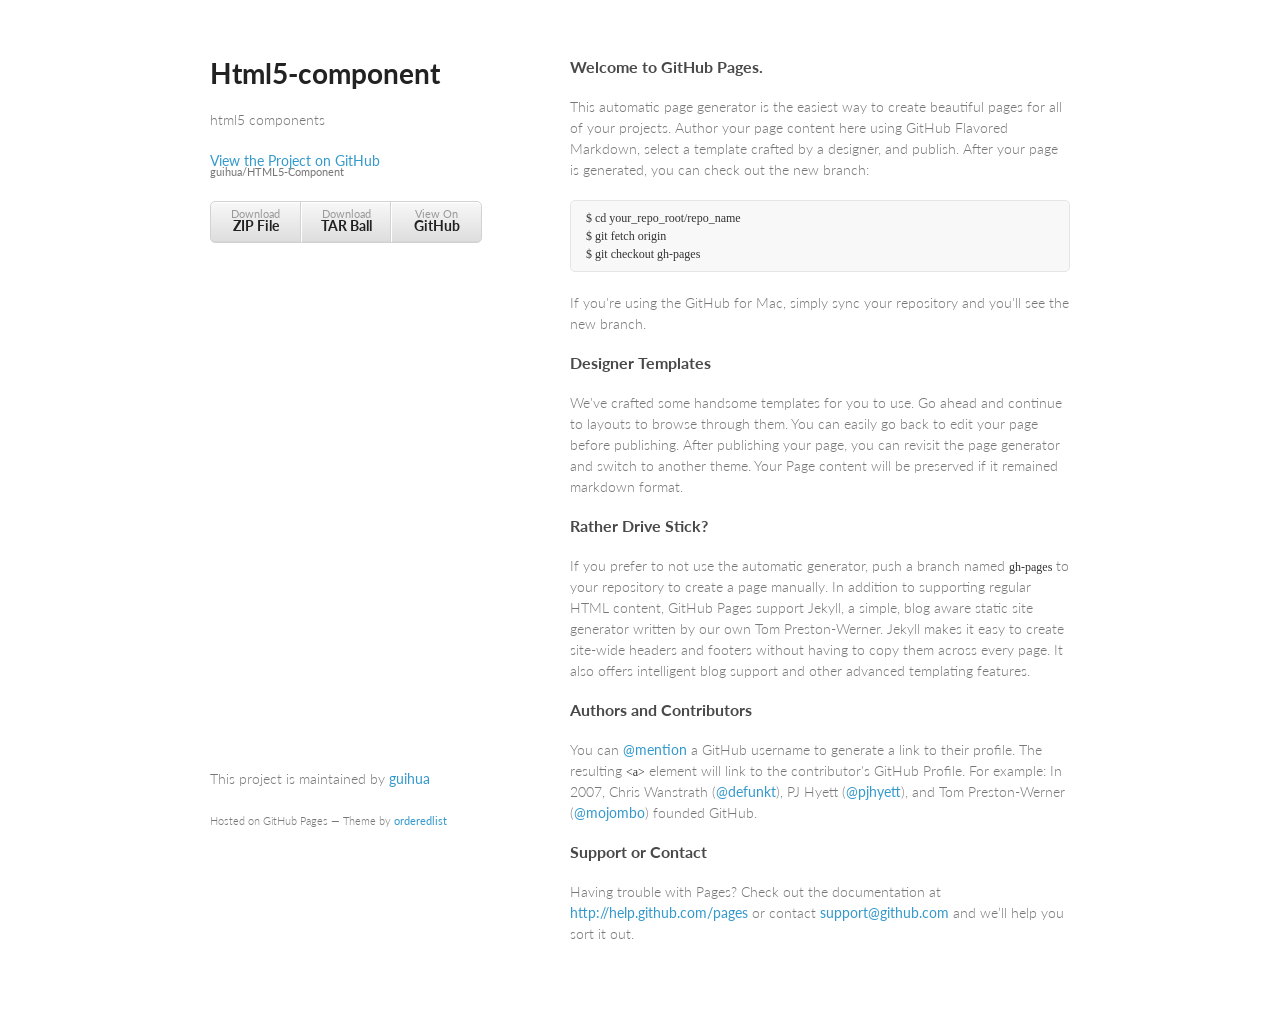
<file: index.html>
<!doctype html>
<html>
  <head>
    <meta charset="utf-8">
    <meta http-equiv="X-UA-Compatible" content="chrome=1">
    <title>Html5-component by guihua</title>

    <link rel="stylesheet" href="stylesheets/styles.css">
    <link rel="stylesheet" href="stylesheets/pygment_trac.css">
    <meta name="viewport" content="width=device-width, initial-scale=1, user-scalable=no">
    <!--[if lt IE 9]>
    <script src="//html5shiv.googlecode.com/svn/trunk/html5.js"></script>
    <![endif]-->
  </head>
  <body>
    <div class="wrapper">
      <header>
        <h1>Html5-component</h1>
        <p>html5 components</p>

        <p class="view"><a href="https://github.com/guihua/HTML5-Component">View the Project on GitHub <small>guihua/HTML5-Component</small></a></p>


        <ul>
          <li><a href="https://github.com/guihua/HTML5-Component/zipball/master">Download <strong>ZIP File</strong></a></li>
          <li><a href="https://github.com/guihua/HTML5-Component/tarball/master">Download <strong>TAR Ball</strong></a></li>
          <li><a href="https://github.com/guihua/HTML5-Component">View On <strong>GitHub</strong></a></li>
        </ul>
      </header>
      <section>
        <h3>
<a name="welcome-to-github-pages" class="anchor" href="#welcome-to-github-pages"><span class="octicon octicon-link"></span></a>Welcome to GitHub Pages.</h3>

<p>This automatic page generator is the easiest way to create beautiful pages for all of your projects. Author your page content here using GitHub Flavored Markdown, select a template crafted by a designer, and publish. After your page is generated, you can check out the new branch:</p>

<pre><code>$ cd your_repo_root/repo_name
$ git fetch origin
$ git checkout gh-pages
</code></pre>

<p>If you're using the GitHub for Mac, simply sync your repository and you'll see the new branch.</p>

<h3>
<a name="designer-templates" class="anchor" href="#designer-templates"><span class="octicon octicon-link"></span></a>Designer Templates</h3>

<p>We've crafted some handsome templates for you to use. Go ahead and continue to layouts to browse through them. You can easily go back to edit your page before publishing. After publishing your page, you can revisit the page generator and switch to another theme. Your Page content will be preserved if it remained markdown format.</p>

<h3>
<a name="rather-drive-stick" class="anchor" href="#rather-drive-stick"><span class="octicon octicon-link"></span></a>Rather Drive Stick?</h3>

<p>If you prefer to not use the automatic generator, push a branch named <code>gh-pages</code> to your repository to create a page manually. In addition to supporting regular HTML content, GitHub Pages support Jekyll, a simple, blog aware static site generator written by our own Tom Preston-Werner. Jekyll makes it easy to create site-wide headers and footers without having to copy them across every page. It also offers intelligent blog support and other advanced templating features.</p>

<h3>
<a name="authors-and-contributors" class="anchor" href="#authors-and-contributors"><span class="octicon octicon-link"></span></a>Authors and Contributors</h3>

<p>You can <a href="https://github.com/blog/821" class="user-mention">@mention</a> a GitHub username to generate a link to their profile. The resulting <code>&lt;a&gt;</code> element will link to the contributor's GitHub Profile. For example: In 2007, Chris Wanstrath (<a href="https://github.com/defunkt" class="user-mention">@defunkt</a>), PJ Hyett (<a href="https://github.com/pjhyett" class="user-mention">@pjhyett</a>), and Tom Preston-Werner (<a href="https://github.com/mojombo" class="user-mention">@mojombo</a>) founded GitHub.</p>

<h3>
<a name="support-or-contact" class="anchor" href="#support-or-contact"><span class="octicon octicon-link"></span></a>Support or Contact</h3>

<p>Having trouble with Pages? Check out the documentation at <a href="http://help.github.com/pages">http://help.github.com/pages</a> or contact <a href="mailto:support@github.com">support@github.com</a> and we’ll help you sort it out.</p>
      </section>
      <footer>
        <p>This project is maintained by <a href="https://github.com/guihua">guihua</a></p>
        <p><small>Hosted on GitHub Pages &mdash; Theme by <a href="https://github.com/orderedlist">orderedlist</a></small></p>
      </footer>
    </div>
    <script src="javascripts/scale.fix.js"></script>
    
  </body>
</html>
</file>
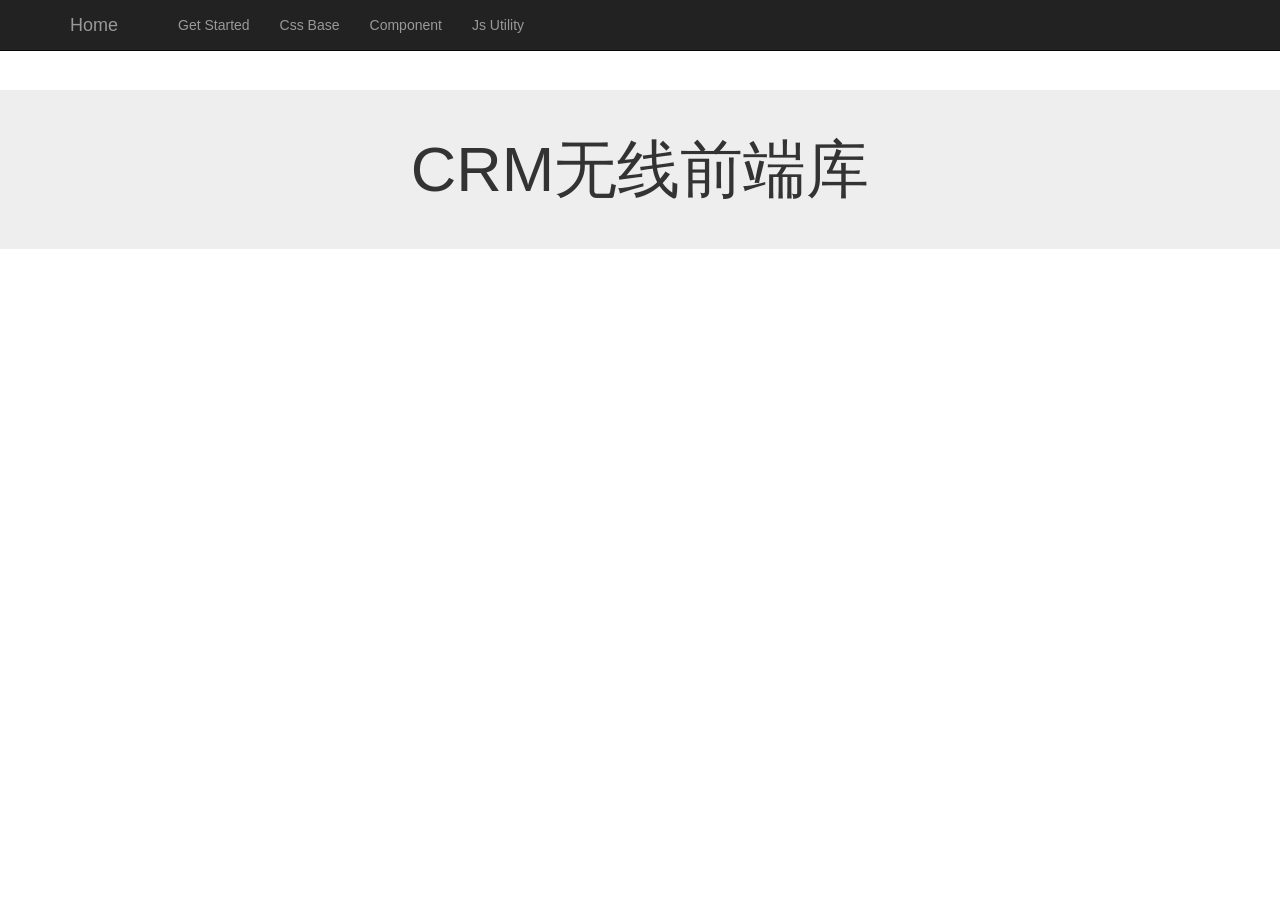
<file: component/index.html>
<!doctype html>
<html lang="en">
	<head>
		<meta charset="utf-8">
		<title>ICBU H5</title>
		<meta name="viewport" content="width=device-width, initial-scale=1.0" />
		<meta name="description" content="" />
		<meta name="author" content="" />
		<link rel="stylesheet" href="assert/css/bootstrap.css" />
		<link rel="stylesheet" href="assert/css/component.css" />
		<link rel="stylesheet" href="assert/css/doc.css" />
	</head>
	
	<body>
		<!--navbar start-->
		<section class="navbar navbar-inverse navbar-fixed-top">
			<div class="container">
				<div class="navbar-header">
					<button class="navbar-toggle" type="button" data-toggle="collapse" data-target=".bs-navbar-collapse">
						<span class="sr-only">Toggle navigation</span>
						<span class="icon-bar"></span>
						<span class="icon-bar"></span>
						<span class="icon-bar"></span>
					</button>
					<a href="index.html" class="navbar-brand">Home</a>
				</div>
				<nav class="collapse navbar-collapse bs-navbar-collapse" role="navigation">
					<ul class="nav navbar-nav">
						<li>
							<a href="start.html">Get Started</a>
						</li>
						<li>
							<a href="base.html">Css Base</a>
						</li>
						<li>
							<a href="components.html">Component</a>
						</li>
						<li>
							<a href="js.html">Js Utility</a>
						</li>
					</ul>
				</nav>
			</div>
		</section>
		<!--navbar end-->
		
		<!--jumbotron start-->
		<section class="jumbotron masthead">
			<div class="container">
				<h1>CRM无线前端库</h1>
			</div>
		</section>
		<!--jumbotron start-->
		
		<!--navbar start-->
		<!--navbar start-->
		
		<!--navbar start-->
		<!--navbar start-->
		
		<!--navbar start-->
		<!--navbar start-->
	</body>
</html>
</file>
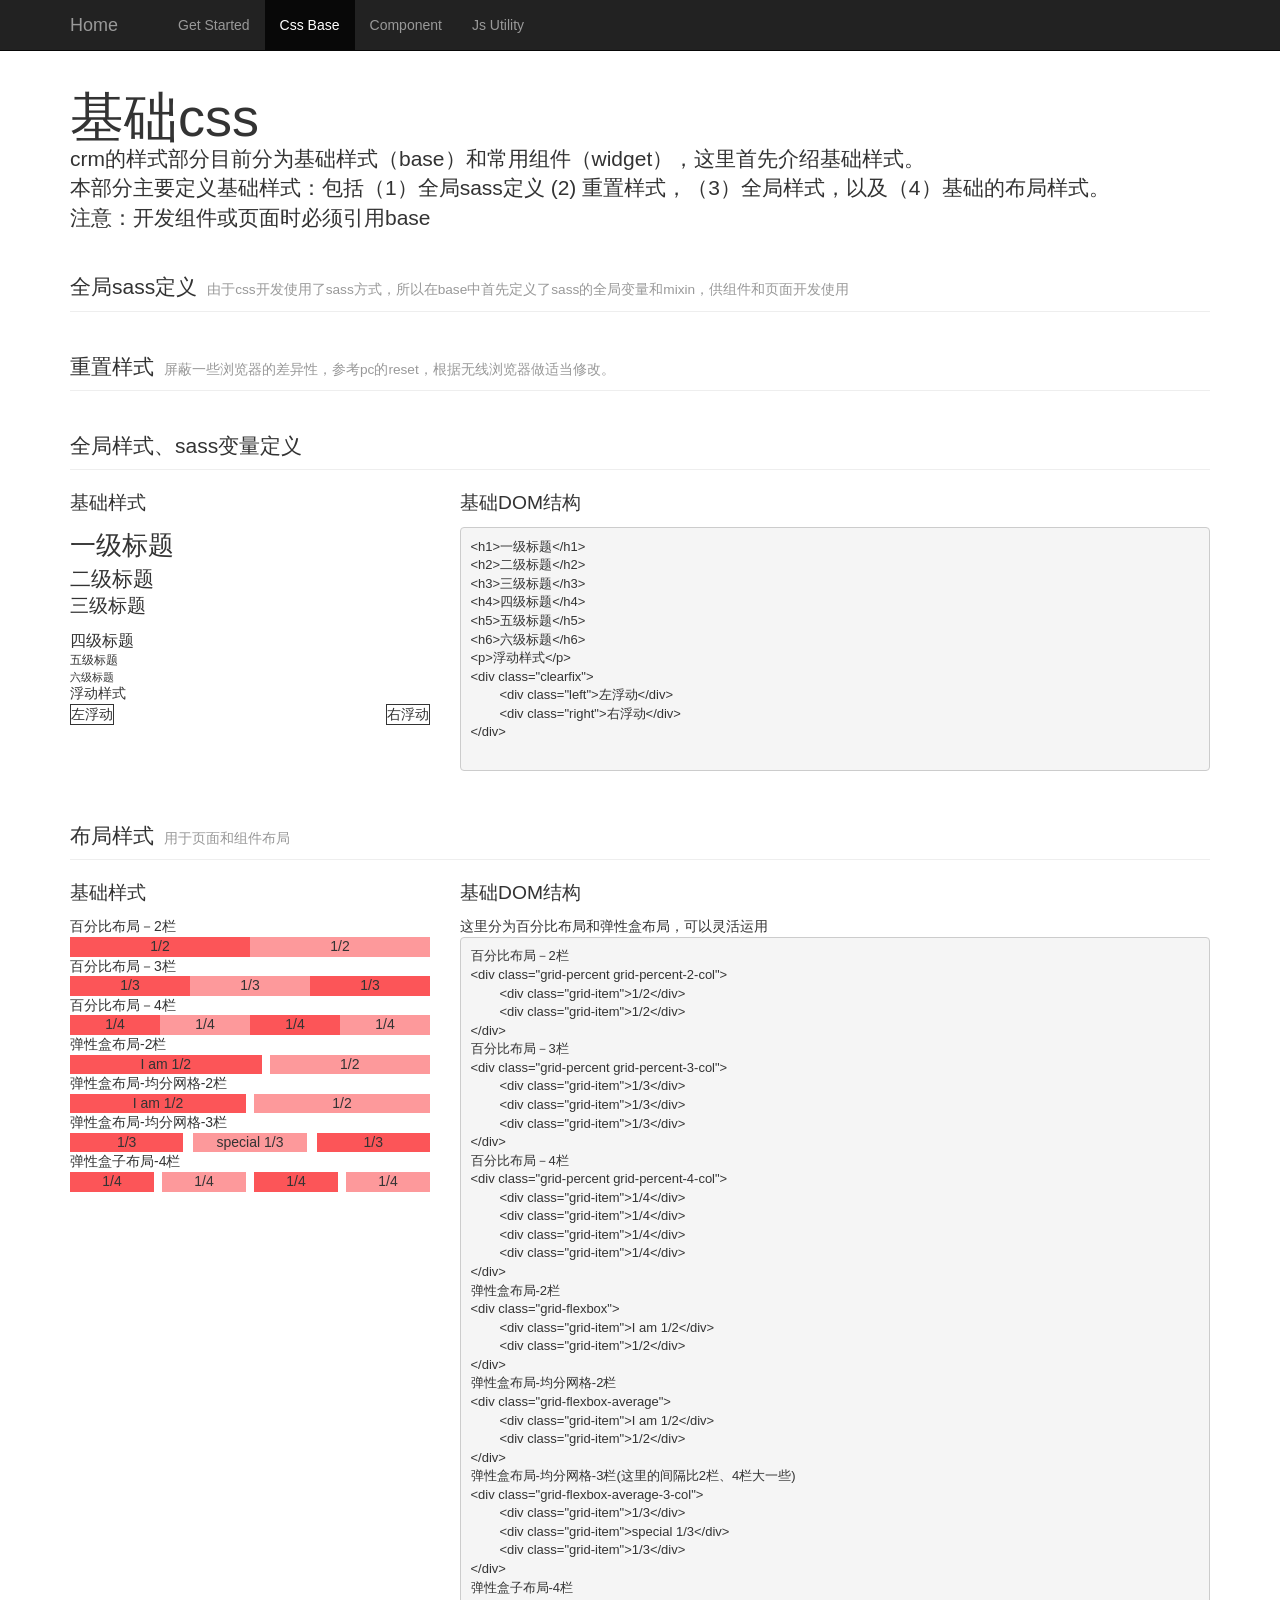
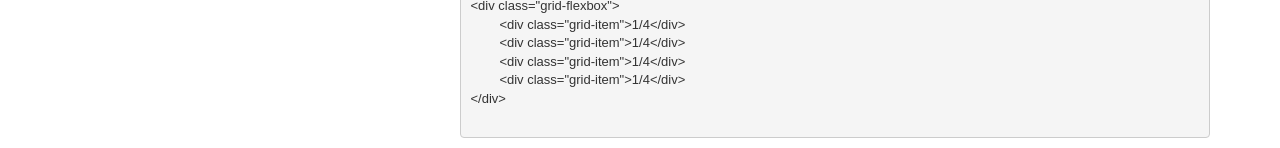
<file: base.html>
<!doctype html>
<html lang="en">
	<head>
		<meta charset="utf-8">
		<title>ICBU H5</title>
		<meta name="viewport" content="width=device-width, initial-scale=1.0" />
		<meta name="description" content="" />
		<meta name="author" content="" />
		<link rel="stylesheet" href="assert/css/bootstrap.css" />
		<link rel="stylesheet" href="assert/css/component.css" />
		
		<link rel="stylesheet" href="assert/css/doc.css" />
	</head>
	
	<body>
		<!--navbar start-->
		<section class="navbar navbar-inverse navbar-fixed-top">
			<div class="container">
				<div class="navbar-header">
					<button class="navbar-toggle" type="button" data-toggle="collapse" data-target=".bs-navbar-collapse">
						<span class="sr-only">Toggle navigation</span>
						<span class="icon-bar"></span>
						<span class="icon-bar"></span>
						<span class="icon-bar"></span>
					</button>
					<a href="index.html" class="navbar-brand">Home</a>
				</div>
				<nav class="collapse navbar-collapse bs-navbar-collapse" role="navigation">
					<ul class="nav navbar-nav">
						<li>
							<a href="start.html">Get Started</a>
						</li>
						<li class="active">
							<a href="base.html">Css Base</a>
						</li>
						<li>
							<a href="components.html">Component</a>
						</li>
						<li>
							<a href="js.html">Js Utility</a>
						</li>
					</ul>
				</nav>
			</div>
		</section>
		<!--navbar end-->
		
		<section class="base-css">
			<div class="container">
				<header class="jumbotron subhead">
					<h1>基础css</h1>
					<p>crm的样式部分目前分为基础样式（base）和常用组件（widget），这里首先介绍基础样式。</p>
					<p>本部分主要定义基础样式：包括（1）全局sass定义 (2) 重置样式，（3）全局样式，以及（4）基础的布局样式。</p>
					<p>注意：开发组件或页面时必须引用base</p>
				</header>
				<div class="reset-item">
					<div class="page-header">
						<h2>全局sass定义<small>由于css开发使用了sass方式，所以在base中首先定义了sass的全局变量和mixin，供组件和页面开发使用</small></h2>
					</div>
				</div>
				<div class="reset-item">
					<div class="page-header">
						<h2>重置样式<small>屏蔽一些浏览器的差异性，参考pc的reset，根据无线浏览器做适当修改。</small></h2>
					</div>
				</div>
				<div class="global-item">
					<div class="page-header">
						<h2>全局样式、sass变量定义<small></small></h2>
					</div>
					<div class="row">
							<div class="col-md-4">
								<h3>基础样式</h3>
								<div class="example">
									<h1>一级标题</h1>
									<h2>二级标题</h2>
									<h3>三级标题</h3>
									<h4>四级标题</h4>
									<h5>五级标题</h5>
									<h6>六级标题</h6>
									<p>浮动样式</p>
									<div class="clearfix">
										<div class="left" style="border: 1px solid">左浮动</div>
										<div class="right" style="border: 1px solid">右浮动</div>
									</div>
								</div>
							</div>
							<div class="col-md-8">
								<h3>基础DOM结构</h3>
								<p></p>
								<pre>
&lt;h1&gt;一级标题&lt;/h1&gt;
&lt;h2&gt;二级标题&lt;/h2&gt;
&lt;h3&gt;三级标题&lt;/h3&gt;
&lt;h4&gt;四级标题&lt;/h4&gt;
&lt;h5&gt;五级标题&lt;/h5&gt;
&lt;h6&gt;六级标题&lt;/h6&gt;
&lt;p&gt;浮动样式&lt;/p&gt;
&lt;div class=&quot;clearfix&quot;&gt;
	&lt;div class=&quot;left&quot;&gt;左浮动&lt;/div&gt;
	&lt;div class=&quot;right&quot;&gt;右浮动&lt;/div&gt;
&lt;/div&gt;
								</pre>
							</div>
						</div>
				</div>
				<div class="layout-item">
						<div class="page-header">
							<h2>布局样式<small>用于页面和组件布局</small></h2>
						</div>
						<div class="row">
							<div class="col-md-4">
								<h3>基础样式</h3>
								<div class="example">
									<p>百分比布局－2栏</p>
									<div class="grid-percent grid-percent-2-col">
										<div class="grid-item">1/2</div>
										<div class="grid-item">1/2</div>
									</div>
									<p>百分比布局－3栏</p>
									<div class="grid-percent grid-percent-3-col">
										<div class="grid-item">1/3</div>
										<div class="grid-item">1/3</div>
										<div class="grid-item">1/3</div>
									</div>
									<p>百分比布局－4栏</p>
									<div class="grid-percent grid-percent-4-col">
										<div class="grid-item">1/4</div>
										<div class="grid-item">1/4</div>
										<div class="grid-item">1/4</div>
										<div class="grid-item">1/4</div>
									</div>
									<p>弹性盒布局-2栏</p>
									<div class="grid-flexbox">
										<div class="grid-item">I am 1/2</div>
										<div class="grid-item">1/2</div>
									</div>
									<p>弹性盒布局-均分网格-2栏</p>
									<div class="grid-flexbox-average">
										<div class="grid-item">I am 1/2</div>
										<div class="grid-item">1/2</div>
									</div>
									<p>弹性盒布局-均分网格-3栏</p>
									<div class="grid-flexbox-average-3-col">
										<div class="grid-item">1/3</div>
										<div class="grid-item">special 1/3</div>
										<div class="grid-item">1/3</div>
									</div>
									<p>弹性盒子布局-4栏</p>
									<div class="grid-flexbox">
										<div class="grid-item">1/4</div>
										<div class="grid-item">1/4</div>
										<div class="grid-item">1/4</div>
										<div class="grid-item">1/4</div>
									</div>
								</div>
							</div>
							<div class="col-md-8">
								<h3>基础DOM结构</h3>
								<p>这里分为百分比布局和弹性盒布局，可以灵活运用</p>
								<pre>
百分比布局－2栏
&lt;div class=&quot;grid-percent grid-percent-2-col&quot;&gt;
	&lt;div class=&quot;grid-item&quot;&gt;1/2&lt;/div&gt;
	&lt;div class=&quot;grid-item&quot;&gt;1/2&lt;/div&gt;
&lt;/div&gt;
百分比布局－3栏
&lt;div class=&quot;grid-percent grid-percent-3-col&quot;&gt;
	&lt;div class=&quot;grid-item&quot;&gt;1/3&lt;/div&gt;
	&lt;div class=&quot;grid-item&quot;&gt;1/3&lt;/div&gt;
	&lt;div class=&quot;grid-item&quot;&gt;1/3&lt;/div&gt;
&lt;/div&gt;
百分比布局－4栏
&lt;div class=&quot;grid-percent grid-percent-4-col&quot;&gt;
	&lt;div class=&quot;grid-item&quot;&gt;1/4&lt;/div&gt;
	&lt;div class=&quot;grid-item&quot;&gt;1/4&lt;/div&gt;
	&lt;div class=&quot;grid-item&quot;&gt;1/4&lt;/div&gt;
	&lt;div class=&quot;grid-item&quot;&gt;1/4&lt;/div&gt;
&lt;/div&gt;
弹性盒布局-2栏
&lt;div class=&quot;grid-flexbox&quot;&gt;
	&lt;div class=&quot;grid-item&quot;&gt;I am 1/2&lt;/div&gt;
	&lt;div class=&quot;grid-item&quot;&gt;1/2&lt;/div&gt;
&lt;/div&gt;
弹性盒布局-均分网格-2栏
&lt;div class=&quot;grid-flexbox-average&quot;&gt;
	&lt;div class=&quot;grid-item&quot;&gt;I am 1/2&lt;/div&gt;
	&lt;div class=&quot;grid-item&quot;&gt;1/2&lt;/div&gt;
&lt;/div&gt;
弹性盒布局-均分网格-3栏(这里的间隔比2栏、4栏大一些)
&lt;div class=&quot;grid-flexbox-average-3-col&quot;&gt;
	&lt;div class=&quot;grid-item&quot;&gt;1/3&lt;/div&gt;
	&lt;div class=&quot;grid-item&quot;&gt;special 1/3&lt;/div&gt;
	&lt;div class=&quot;grid-item&quot;&gt;1/3&lt;/div&gt;
&lt;/div&gt;
弹性盒子布局-4栏
&lt;div class=&quot;grid-flexbox&quot;&gt;
	&lt;div class=&quot;grid-item&quot;&gt;1/4&lt;/div&gt;
	&lt;div class=&quot;grid-item&quot;&gt;1/4&lt;/div&gt;
	&lt;div class=&quot;grid-item&quot;&gt;1/4&lt;/div&gt;
	&lt;div class=&quot;grid-item&quot;&gt;1/4&lt;/div&gt;
&lt;/div&gt;
								</pre>
							</div>
						</div>
					</div>
				</div>
		</section>
		
		<!--navbar start-->
		<!--navbar start-->
	</body>
</html>
</file>
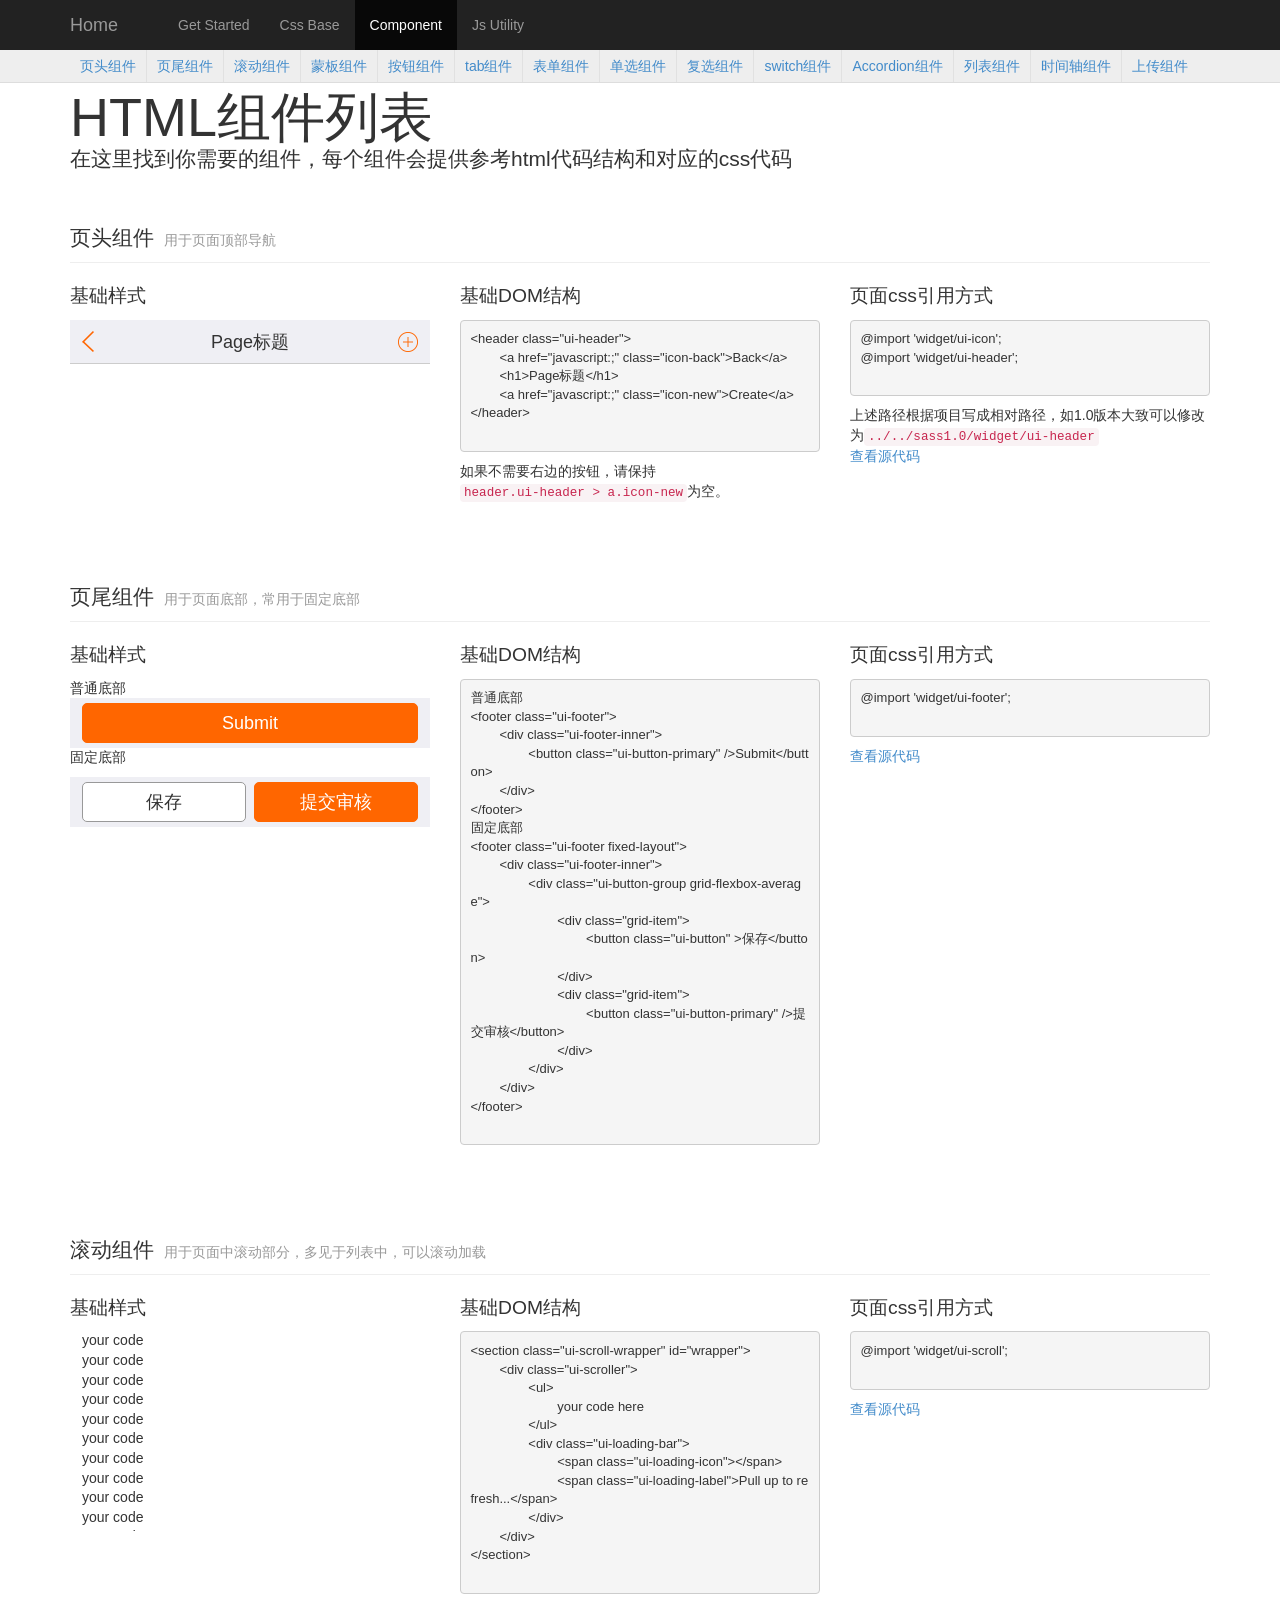
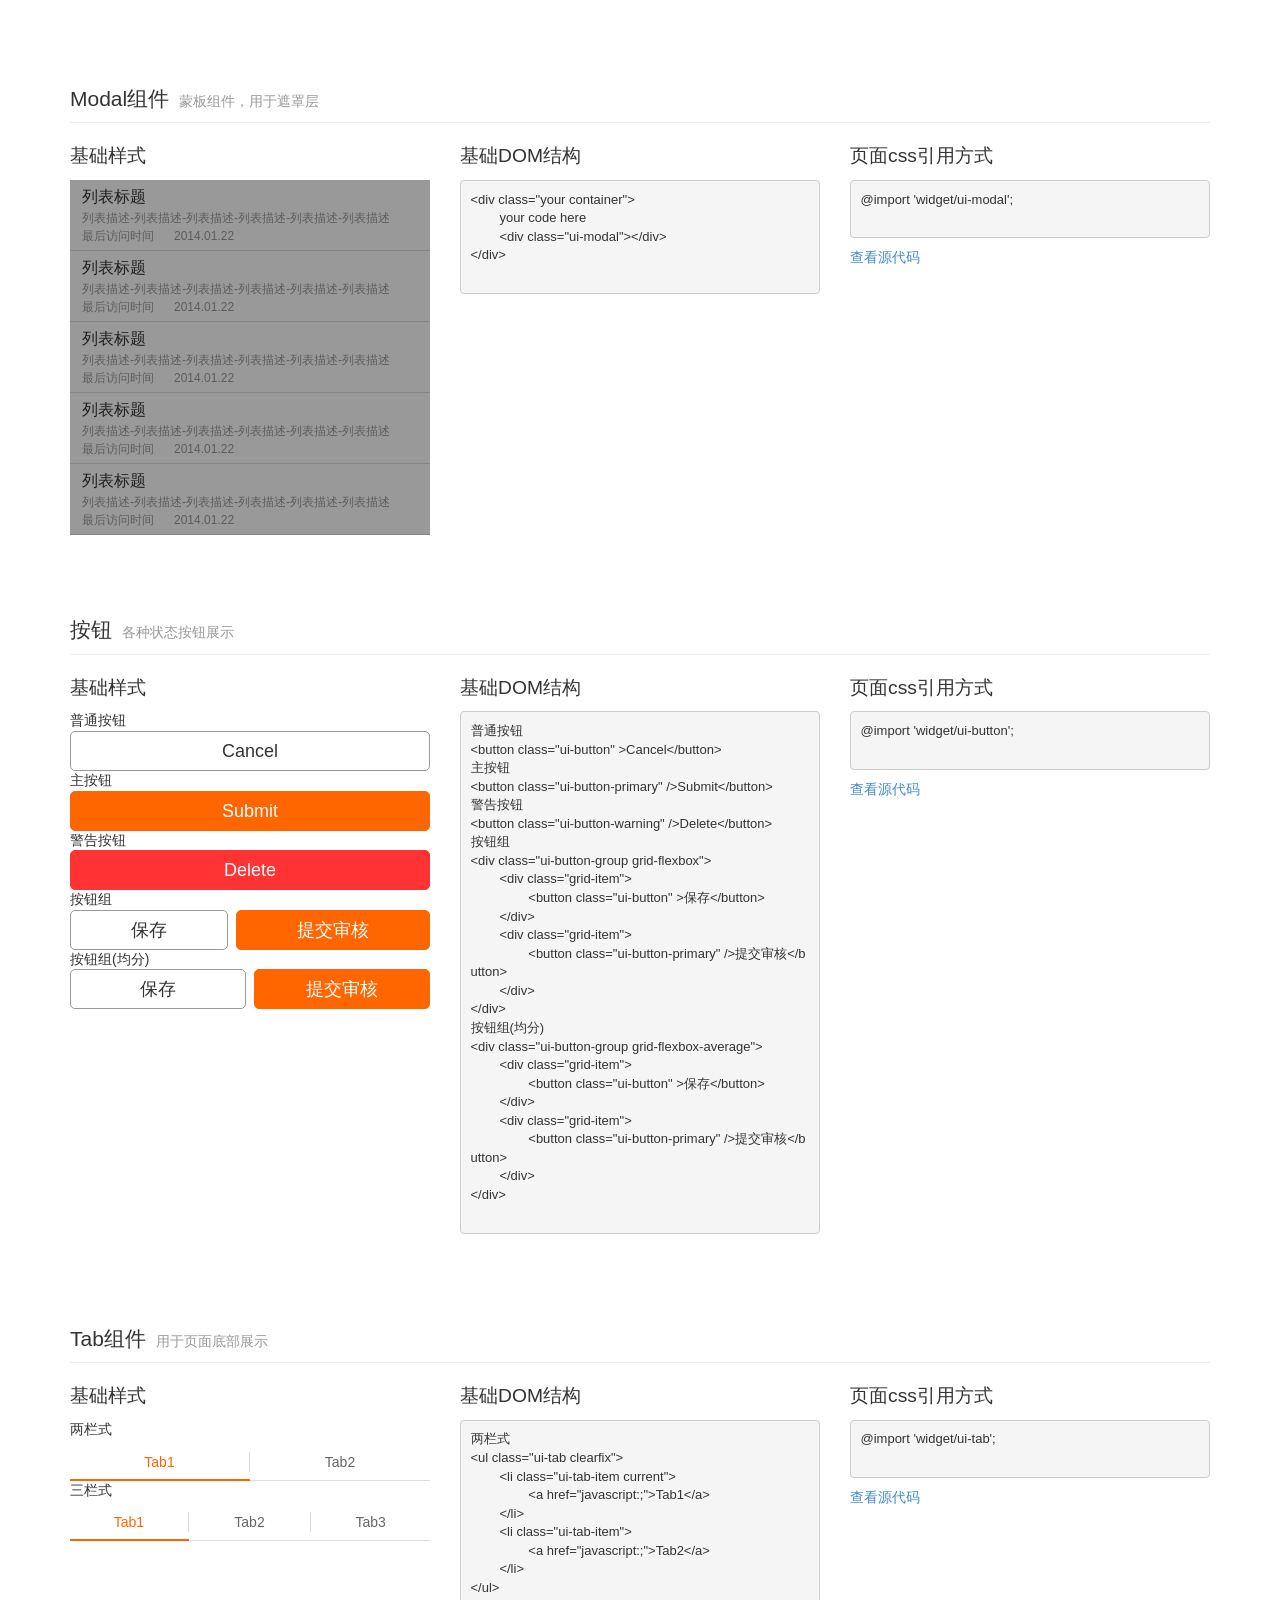
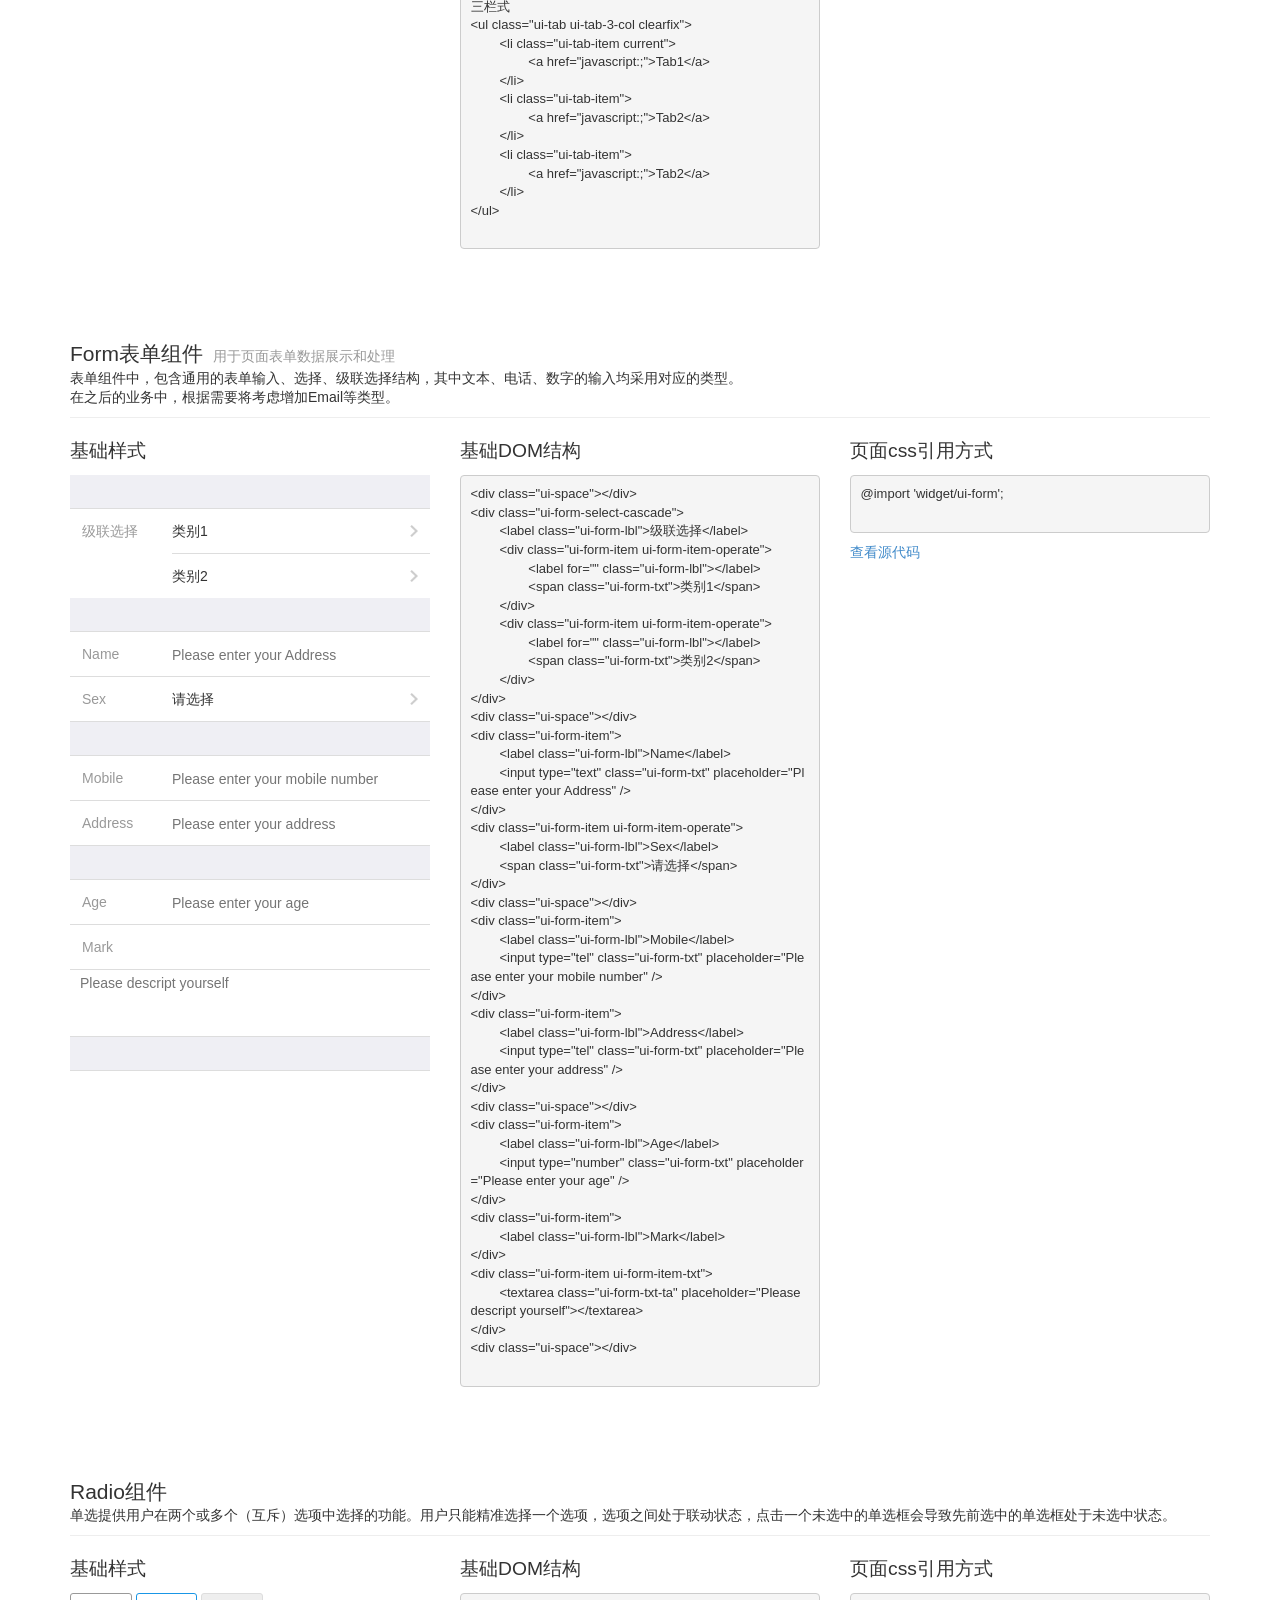
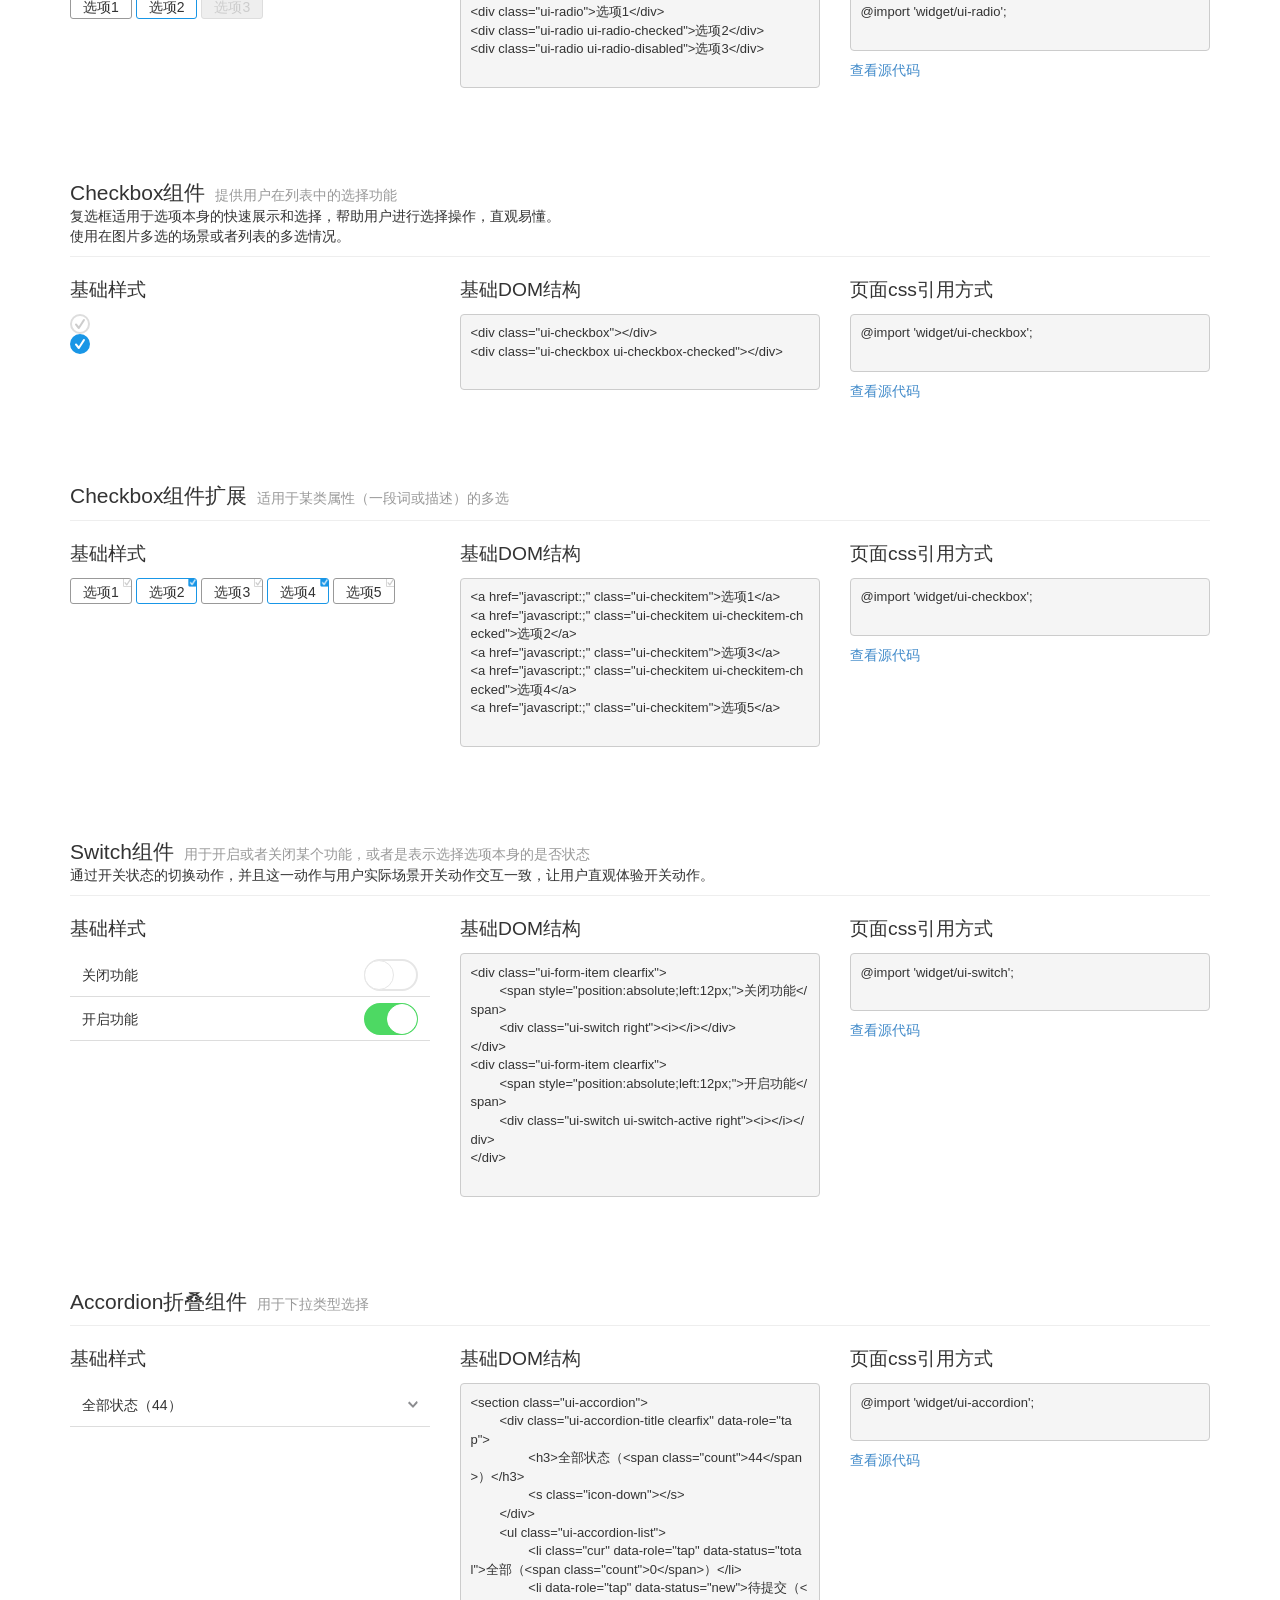
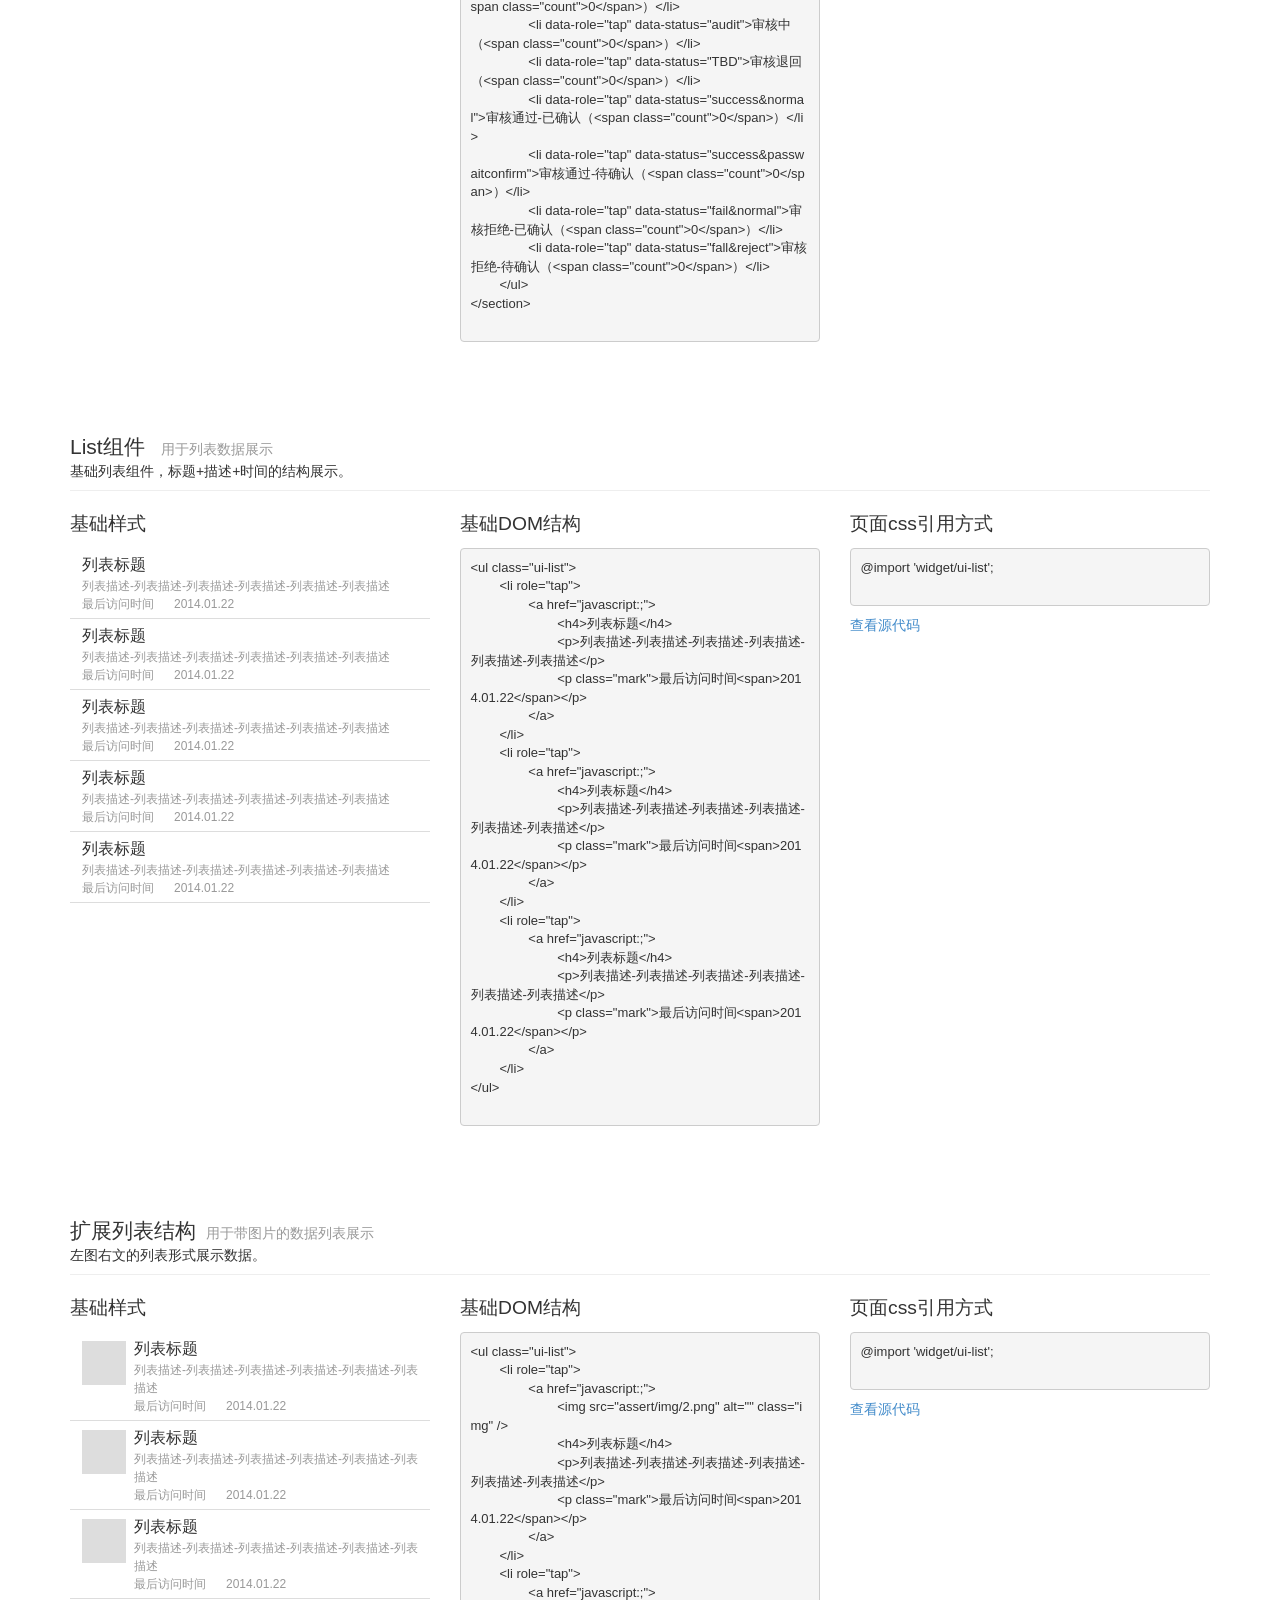
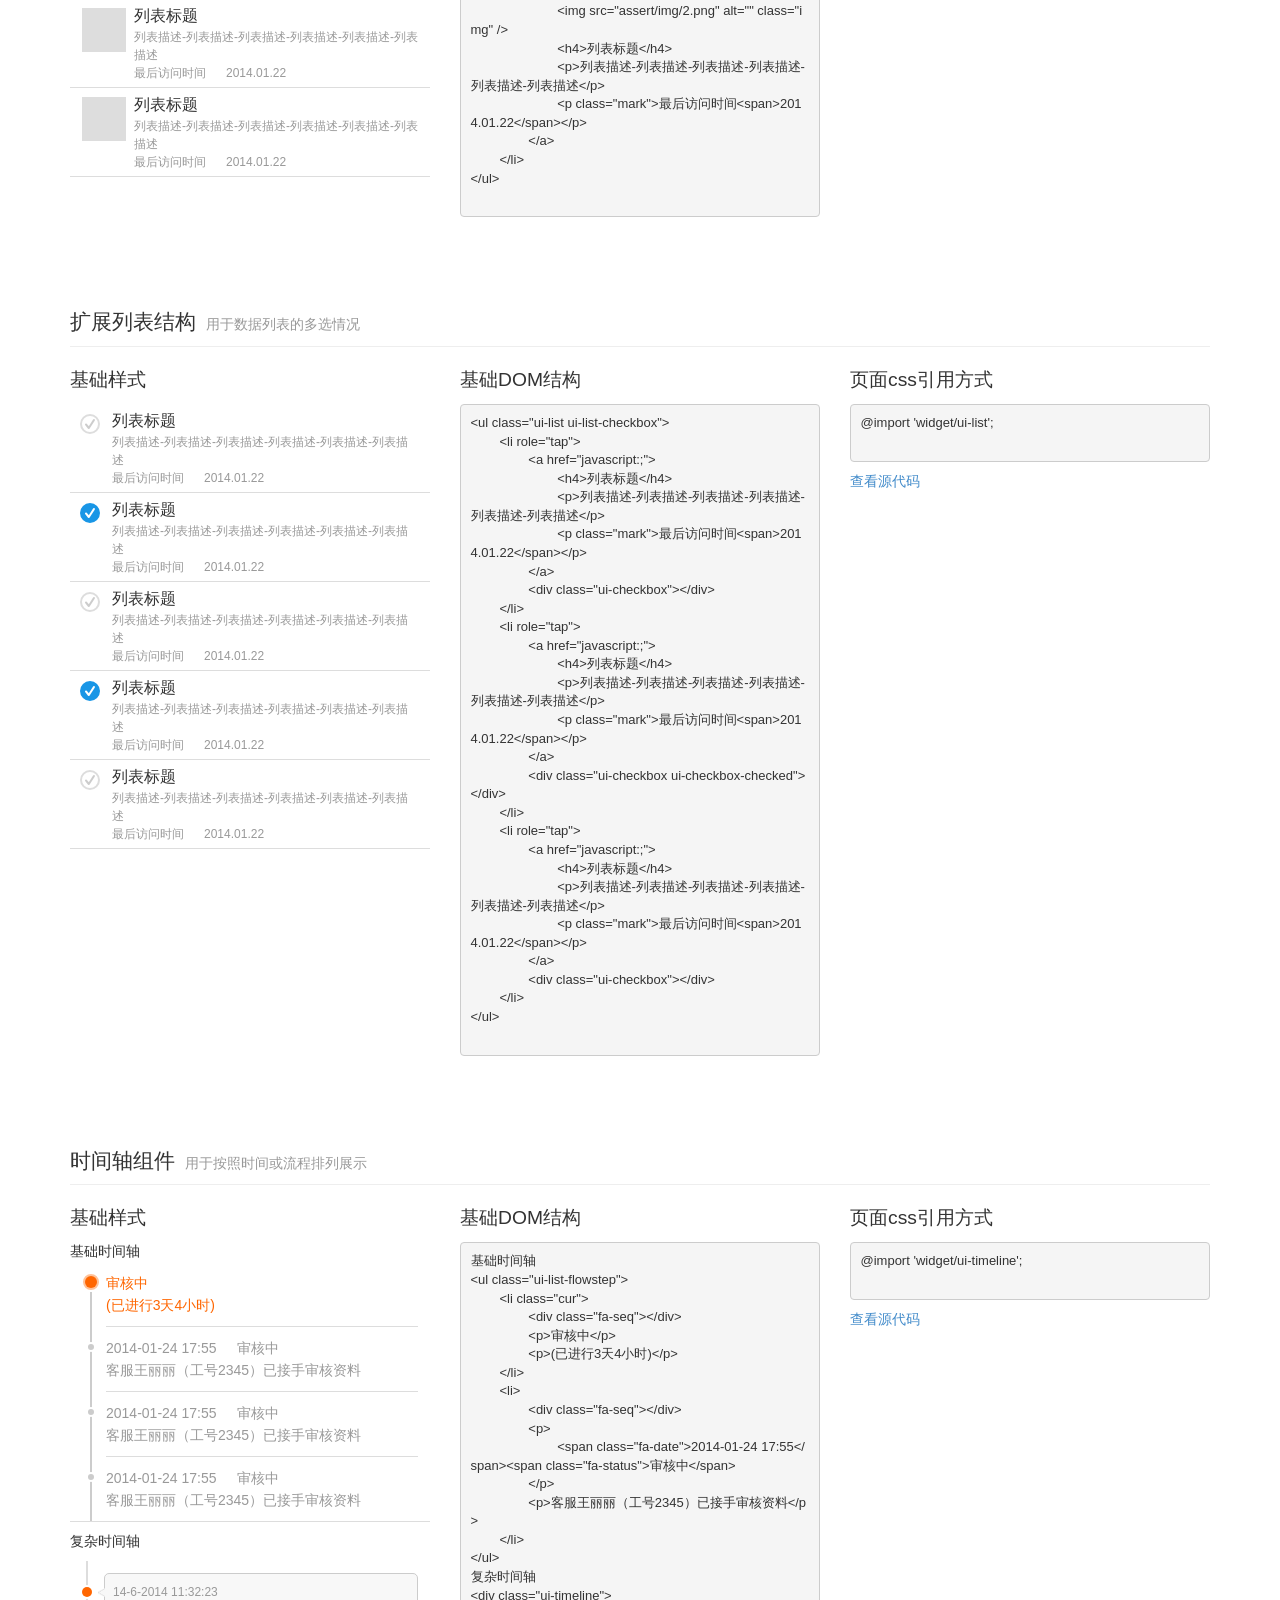
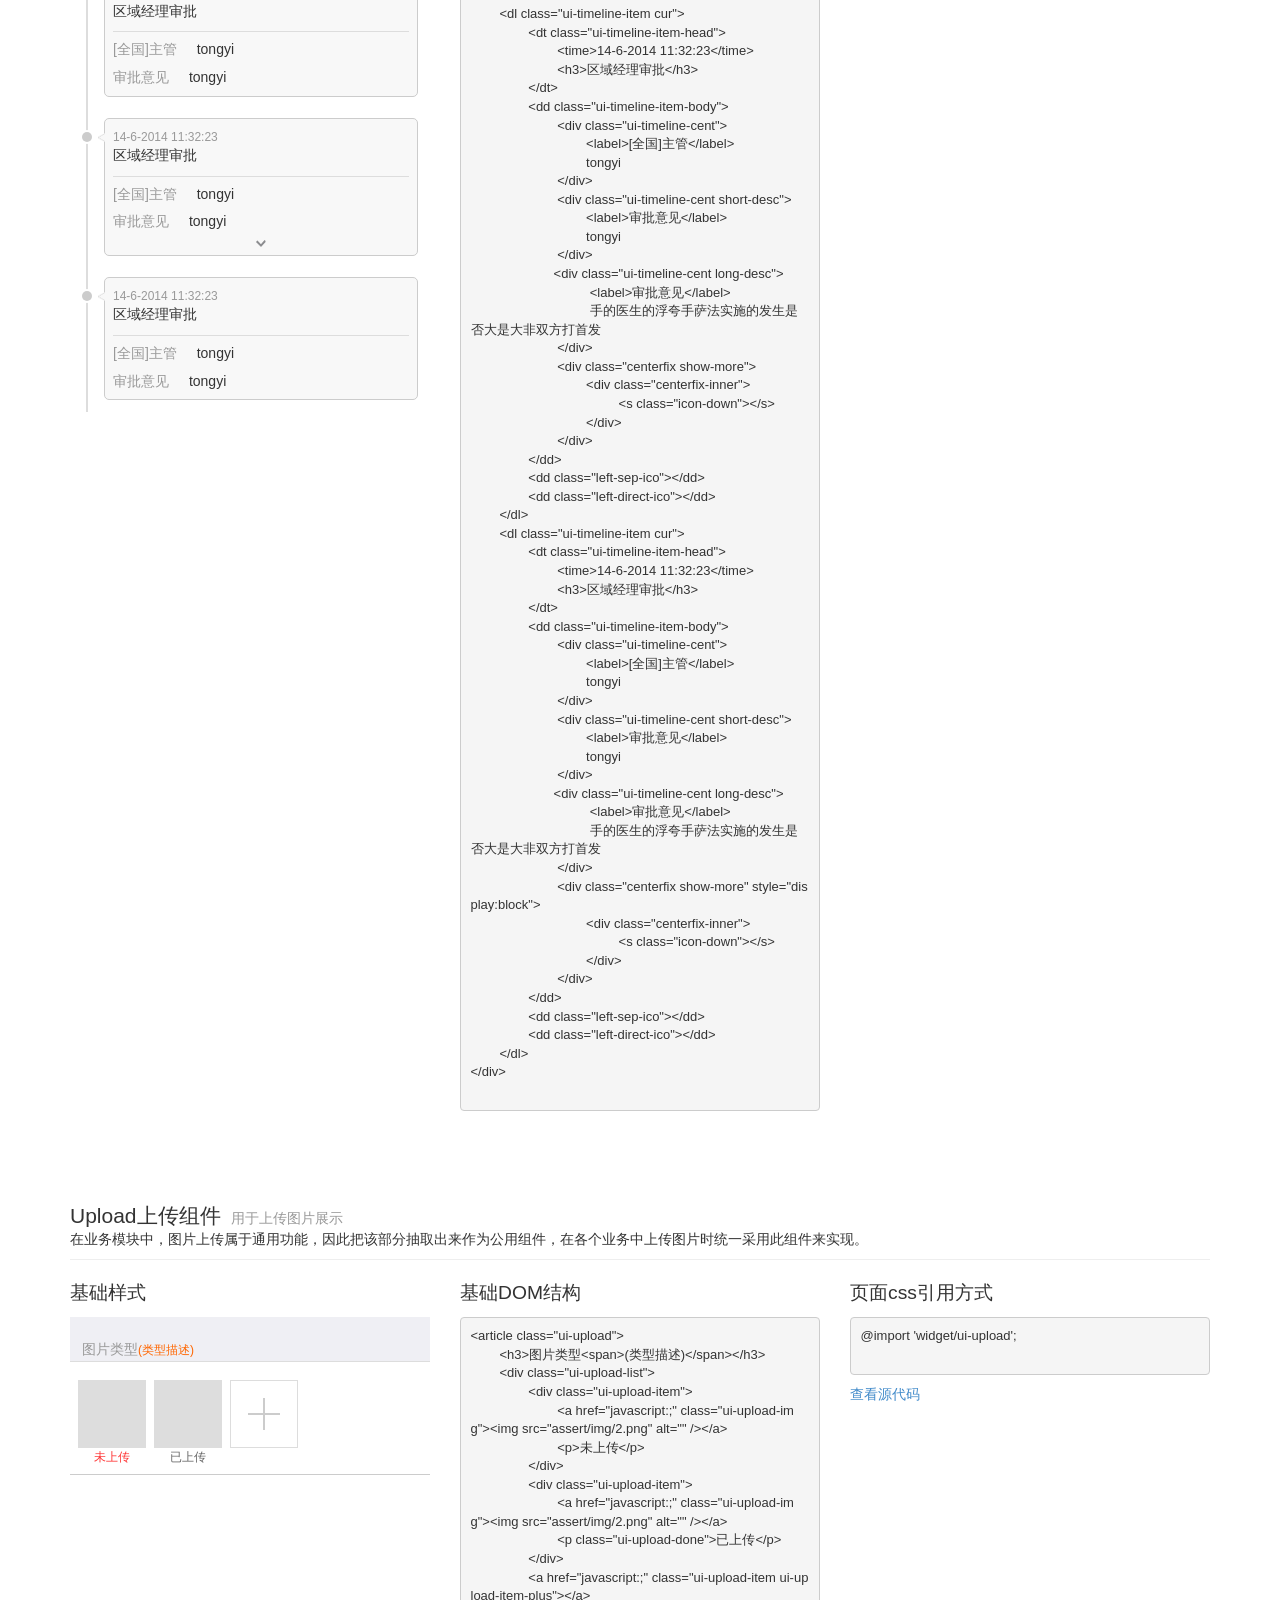
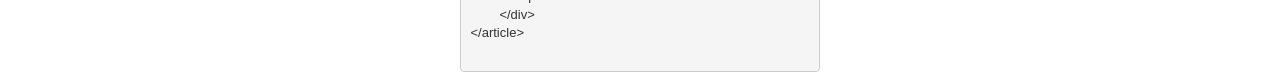
<file: components.html>
<!doctype html>
<html lang="en">
	<head>
		<meta charset="utf-8">
		<title>ICBU H5</title>
		<meta name="viewport" content="width=device-width, initial-scale=1.0" />
		<meta name="description" content="" />
		<meta name="author" content="" />
		<link rel="stylesheet" href="assert/css/bootstrap.css" />
		<link rel="stylesheet" href="assert/css/component.css" />
		<link rel="stylesheet" href="assert/css/doc.css" />
	</head>
	
	<body class="com-body">
		<!--navbar start-->
		<section class="navbar navbar-inverse navbar-fixed-top">
			<div class="container">
				<div class="navbar-header">
					<button class="navbar-toggle" type="button" data-toggle="collapse" data-target=".bs-navbar-collapse">
						<span class="sr-only">Toggle navigation</span>
						<span class="icon-bar"></span>
						<span class="icon-bar"></span>
						<span class="icon-bar"></span>
					</button>
					<a href="index.html" class="navbar-brand">Home</a>
				</div>
				<nav class="collapse navbar-collapse bs-navbar-collapse" role="navigation">
					<ul class="nav navbar-nav">
						<li>
							<a href="start.html">Get Started</a>
						</li>
						<li>
							<a href="base.html">Css Base</a>
						</li>
						<li class="active">
							<a href="components.html">Component</a>
						</li>
						<li>
							<a href="js.html">Js Utility</a>
						</li>
					</ul>
				</nav>
			</div>
		</section>
		<!--navbar end-->
		<section class="com-list">
			<div class="container">
				<ul class="clearfix">
					<li>
						<a href="#com-header">页头组件</a>
					</li>
					<li>
						<a href="#com-footer">页尾组件</a>
					</li>
					<li>
						<a href="#com-scroll">滚动组件</a>
					</li>
					<li>
						<a href="#com-modal">蒙板组件</a>
					</li>
					<li>
						<a href="#com-button">按钮组件</a>
					</li>
					<li>
						<a href="#com-tab">tab组件</a>
					</li>
					<li>
						<a href="#com-form">表单组件</a>
					</li>
					<li>
						<a href="#com-radio">单选组件</a>
					</li>
					<li>
						<a href="#com-checkbox">复选组件</a>
					</li>
					<li>
						<a href="#com-switch">switch组件</a>
					</li>
					<li>
						<a href="#com-accordion">Accordion组件</a>
					</li>
					<li>
						<a href="#com-list">列表组件</a>
					</li>
					<li>
						<a href="#com-timeline">时间轴组件</a>
					</li>
					<li>
						<a href="#com-upload">上传组件</a>
					</li>
				</ul>
			</div>
		</section>
		
		<div class="com-css container">
			<!--jumbotron start-->
			<header class="jumbotron subhead">
				<h1>HTML组件列表</h1>
				<p>在这里找到你需要的组件，每个组件会提供参考html代码结构和对应的css代码</p>
			</header>
			<!--jumbotron end-->
			
			<!--innernav start-->
			<section class="innernav">
				<div class="componentMod">
					<div class="page-header">
						<a name="com-header"></a>
						<h2 class='first'>页头组件<small>用于页面顶部导航</small></h2>
					</div>
					<div class="row">
						<div class="col-md-4">
							<h3>基础样式</h3>
							<div class="example">
								<header class="ui-header">
									<a href="javascript:;" class="icon-back">Back</a>
									<h1>Page标题</h1>
									<a href="javascript:;" class="icon-new">Create</a>
								</header>
							</div>
						</div>
						<div class="col-md-4">
							<h3>基础DOM结构</h3>
							<pre>
&lt;header class="ui-header"&gt;
	&lt;a href="javascript:;" class="icon-back"&gt;Back&lt;/a&gt;
	&lt;h1&gt;Page标题&lt;/h1&gt;
	&lt;a href="javascript:;" class="icon-new"&gt;Create&lt;/a&gt;
&lt;/header&gt;
							</pre>
							<p>如果不需要右边的按钮，请保持<code>header.ui-header > a.icon-new</code>为空。</p>
						</div>
						<div class="col-md-4">
							<h3>页面css引用方式</h3>
							<pre>
@import 'widget/ui-icon';
@import 'widget/ui-header';
							</pre>
							<p>上述路径根据项目写成相对路径，如1.0版本大致可以修改为<code>../../sass1.0/widget/ui-header</code></p>
							<p>
								<a href="http://gitlab.alibaba-inc.com/aliseller/html5-component/blob/master/assert/sass/widget/ui-header.scss" target="_blank">查看源代码</a>
							</p>
						</div>
					</div>
				</div>

				<div class="componentMod">
					<div class="page-header">
						<a name="com-footer"></a>
						<h2>页尾组件<small>用于页面底部，常用于固定底部</small></h2>
					</div>
					<div class="row">
						<div class="col-md-4">
							<h3>基础样式</h3>
							<div class="example">
								<p>普通底部</p>
								<footer class="ui-footer">
									<div class="ui-footer-inner">
										<button class="ui-button-primary" />Submit</button>
									</div>
								</footer>
								<p>固定底部</p>
								<br><br><br>
								<footer class="ui-footer fixed-layout">
									<div class="ui-footer-inner">
										<div class="ui-button-group grid-flexbox-average">
											<div class="grid-item">
												<button class="ui-button" >保存</button>
											</div>
											<div class="grid-item">
												<button class="ui-button-primary" />提交审核</button>
											</div>
										</div>
									</div>
								</footer>
							</div>
						</div>
						<div class="col-md-4">
							<h3>基础DOM结构</h3>
							<pre>
普通底部
&lt;footer class=&quot;ui-footer&quot;&gt;
	&lt;div class=&quot;ui-footer-inner&quot;&gt;
		&lt;button class=&quot;ui-button-primary&quot; /&gt;Submit&lt;/button&gt;
	&lt;/div&gt;
&lt;/footer&gt;
固定底部
&lt;footer class=&quot;ui-footer fixed-layout&quot;&gt;
	&lt;div class=&quot;ui-footer-inner&quot;&gt;
		&lt;div class=&quot;ui-button-group grid-flexbox-average&quot;&gt;
			&lt;div class=&quot;grid-item&quot;&gt;
				&lt;button class=&quot;ui-button&quot; &gt;保存&lt;/button&gt;
			&lt;/div&gt;
			&lt;div class=&quot;grid-item&quot;&gt;
				&lt;button class=&quot;ui-button-primary&quot; /&gt;提交审核&lt;/button&gt;
			&lt;/div&gt;
		&lt;/div&gt;
	&lt;/div&gt;
&lt;/footer&gt;
							</pre>
						</div>
						<div class="col-md-4">
							<h3>页面css引用方式</h3>
							<pre>
@import 'widget/ui-footer';
							</pre>
							<p>
								<a href="http://gitlab.alibaba-inc.com/aliseller/html5-component/blob/master/assert/sass/widget/ui-footer.scss" target="_blank">查看源代码</a>
							</p>
						</div>
					</div>
				</div>

				<div class="componentMod">
					<div class="page-header">
						<a name="com-scroll"></a>
						<h2>滚动组件<small>用于页面中滚动部分，多见于列表中，可以滚动加载</small></h2>
					</div>
					<div class="row">
						<div class="col-md-4">
							<h3>基础样式</h3>
							<div class="example">
								<section class="ui-scroll-wrapper" id="wrapper">
									<div class="ui-scroller">
										<p>your code</p><p>your code</p><p>your code</p><p>your code</p>
										<p>your code</p><p>your code</p><p>your code</p><p>your code</p>
										<p>your code</p><p>your code</p><p>your code</p><p>your code</p>
										<p>your code</p><p>your code</p><p>your code</p><p>your code</p>
										<p>your code</p><p>your code</p><p>your code</p><p>your code</p>
										<p>your code</p><p>your code</p><p>your code</p><p>your code</p>
										<p>your code</p><p>your code</p><p>your code</p><p>your code</p>
										<p>your code</p><p>your code</p><p>your code</p><p>your code</p>
										<p>your code</p><p>your code</p><p>your code</p><p>your code</p>
										<p>your code</p><p>your code</p><p>your code</p><p>your code</p>
										<p>your code</p><p>your code</p><p>your code</p><p>your code</p>
										<p>your code</p><p>your code</p><p>your code</p><p>your code</p>
										<div class="ui-loading-bar">
											<span class="ui-loading-icon"></span>
											<span class="ui-loading-label">Pull up to refresh...</span>
										</div>
									</div>
								</section>
							</div>
						</div>
						<div class="col-md-4">
							<h3>基础DOM结构</h3>
							<pre>
&lt;section class=&quot;ui-scroll-wrapper&quot; id=&quot;wrapper&quot;&gt;
	&lt;div class=&quot;ui-scroller&quot;&gt;
		&lt;ul&gt;
                        your code here
                &lt;/ul&gt;
		&lt;div class=&quot;ui-loading-bar&quot;&gt;
		        &lt;span class=&quot;ui-loading-icon&quot;&gt;&lt;/span&gt;
			&lt;span class=&quot;ui-loading-label&quot;&gt;Pull up to refresh...&lt;/span&gt;
		&lt;/div&gt;
	&lt;/div&gt;
&lt;/section&gt;
							</pre>
						</div>
						<div class="col-md-4">
							<h3>页面css引用方式</h3>
							<pre>
@import 'widget/ui-scroll';
							</pre>
							<p>
								<a href="http://gitlab.alibaba-inc.com/aliseller/html5-component/blob/master/assert/sass/widget/ui-scroll.scss" target="_blank">查看源代码</a>
							</p>
						</div>
					</div>
				</div>

				<div class="componentMod">
					<div class="page-header">
						<a name="com-modal"></a>
						<h2>Modal组件<small>蒙板组件，用于遮罩层</small></h2>
					</div>
					<div class="row">
						<div class="col-md-4">
							<h3>基础样式</h3>
							<div class="example">
								<ul class="ui-list">
									<li role="tap">
										<a href="javascript:;">
											<h4>列表标题</h4>
											<p>列表描述-列表描述-列表描述-列表描述-列表描述-列表描述</p>
											<p class="mark">最后访问时间<span>2014.01.22</span></p>
										</a>
									</li>
									<li role="tap">
										<a href="javascript:;">
											<h4>列表标题</h4>
											<p>列表描述-列表描述-列表描述-列表描述-列表描述-列表描述</p>
											<p class="mark">最后访问时间<span>2014.01.22</span></p>
										</a>
									</li>
									<li role="tap">
										<a href="javascript:;">
											<h4>列表标题</h4>
											<p>列表描述-列表描述-列表描述-列表描述-列表描述-列表描述</p>
											<p class="mark">最后访问时间<span>2014.01.22</span></p>
										</a>
									</li>
									<li role="tap">
										<a href="javascript:;">
											<h4>列表标题</h4>
											<p>列表描述-列表描述-列表描述-列表描述-列表描述-列表描述</p>
											<p class="mark">最后访问时间<span>2014.01.22</span></p>
										</a>
									</li>
									<li role="tap">
										<a href="javascript:;">
											<h4>列表标题</h4>
											<p>列表描述-列表描述-列表描述-列表描述-列表描述-列表描述</p>
											<p class="mark">最后访问时间<span>2014.01.22</span></p>
										</a>
									</li>
								</ul>
								<div class="ui-modal"></div>
							</div>
						</div>
						<div class="col-md-4">
							<h3>基础DOM结构</h3>
							<p></p>
							<pre>
&lt;div class=&quot;your container&quot;&gt;
        your code here
        &lt;div class=&quot;ui-modal&quot;&gt;&lt;/div&gt;
&lt;/div&gt;
							</pre>
						</div>
						<div class="col-md-4">
							<h3>页面css引用方式</h3>
							<pre>
@import 'widget/ui-modal';
							</pre>
							<p>
								<a href="http://gitlab.alibaba-inc.com/aliseller/html5-component/blob/master/assert/sass/widget/ui-modal.scss" target="_blank">查看源代码</a>
							</p>
						</div>
					</div>
				</div>
				
				<div class="componentMod">
					<div class="page-header">
						<a name="com-button"></a>
						<h2>按钮<small>各种状态按钮展示</small></h2>
					</div>
					<div class="row">
						<div class="col-md-4">
							<h3>基础样式</h3>
							<div class="example">
								<div class="button-list">
									<p>普通按钮</p>
									<button class="ui-button" >Cancel</button>
									<p>主按钮</p>
									<button class="ui-button-primary" />Submit</button>
									<p>警告按钮</p>
									<button class="ui-button-warning" />Delete</button>
									<p>按钮组</p>
									<div class="ui-button-group grid-flexbox">
										<div class="grid-item">
											<button class="ui-button" >保存</button>
										</div>
										<div class="grid-item">
											<button class="ui-button-primary" />提交审核</button>
										</div>
									</div>
									<p>按钮组(均分)</p>
									<div class="ui-button-group grid-flexbox-average">
										<div class="grid-item">
											<button class="ui-button" >保存</button>
										</div>
										<div class="grid-item">
											<button class="ui-button-primary" />提交审核</button>
										</div>
									</div>
								</div>
							</div>
						</div>
						<div class="col-md-4">
							<h3>基础DOM结构</h3>
							<p></p>
							<pre>
普通按钮								
&lt;button class=&quot;ui-button&quot; &gt;Cancel&lt;/button&gt;
主按钮
&lt;button class=&quot;ui-button-primary&quot; /&gt;Submit&lt;/button&gt;
警告按钮
&lt;button class=&quot;ui-button-warning&quot; /&gt;Delete&lt;/button&gt;
按钮组
&lt;div class=&quot;ui-button-group grid-flexbox&quot;&gt;
	&lt;div class=&quot;grid-item&quot;&gt;
		&lt;button class=&quot;ui-button&quot; &gt;保存&lt;/button&gt;
	&lt;/div&gt;
	&lt;div class=&quot;grid-item&quot;&gt;
		&lt;button class=&quot;ui-button-primary&quot; /&gt;提交审核&lt;/button&gt;
	&lt;/div&gt;
&lt;/div&gt;
按钮组(均分)
&lt;div class=&quot;ui-button-group grid-flexbox-average&quot;&gt;
	&lt;div class=&quot;grid-item&quot;&gt;
		&lt;button class=&quot;ui-button&quot; &gt;保存&lt;/button&gt;
	&lt;/div&gt;
	&lt;div class=&quot;grid-item&quot;&gt;
		&lt;button class=&quot;ui-button-primary&quot; /&gt;提交审核&lt;/button&gt;
	&lt;/div&gt;
&lt;/div&gt;
							</pre>
						</div>
						<div class="col-md-4">
							<h3>页面css引用方式</h3>
							<pre>
@import 'widget/ui-button';
							</pre>
							<p>
								<a href="http://gitlab.alibaba-inc.com/aliseller/html5-component/blob/master/assert/sass/widget/ui-button.scss" target="_blank">查看源代码</a>
							</p>
						</div>
					</div>
				</div>
				
				<div class="componentMod">
					<div class="page-header">
						<a name="com-tab"></a>
						<h2>Tab组件<small>用于页面底部展示</small></h2>
					</div>
					<div class="row">
						<div class="col-md-4">
							<h3>基础样式</h3>
							<div class="example">
								<p>两栏式</p>
								<ul class="ui-tab clearfix">
									<li class="ui-tab-item current">
										<a href="javascript:;">Tab1</a>
									</li>
									<li class="ui-tab-item">
										<a href="javascript:;">Tab2</a>
									</li>
								</ul>
								<p>三栏式</p>
								<ul class="ui-tab ui-tab-3-col clearfix">
									<li class="ui-tab-item current">
										<a href="javascript:;">Tab1</a>
									</li>
									<li class="ui-tab-item">
										<a href="javascript:;">Tab2</a>
									</li>
									<li class="ui-tab-item">
										<a href="javascript:;">Tab3</a>
									</li>
								</ul>
							</div>
						</div>
						<div class="col-md-4">
							<h3>基础DOM结构</h3>
							<p></p>
							<pre>
两栏式
&lt;ul class="ui-tab clearfix"&gt;
	&lt;li class="ui-tab-item current"&gt;
		&lt;a href="javascript:;">Tab1&lt;/a&gt;
	&lt;/li&gt;
	&lt;li class="ui-tab-item"&gt;
		&lt;a href="javascript:;">Tab2&lt;/a&gt;
	&lt;/li&gt;
&lt;/ul&gt;
三栏式
&lt;ul class="ui-tab ui-tab-3-col clearfix"&gt;
	&lt;li class="ui-tab-item current"&gt;
		&lt;a href="javascript:;">Tab1&lt;/a&gt;
	&lt;/li&gt;
	&lt;li class="ui-tab-item"&gt;
		&lt;a href="javascript:;">Tab2&lt;/a&gt;
	&lt;/li&gt;
	&lt;li class="ui-tab-item"&gt;
		&lt;a href="javascript:;">Tab2&lt;/a&gt;
	&lt;/li&gt;
&lt;/ul&gt;
							</pre>
						</div>
						<div class="col-md-4">
							<h3>页面css引用方式</h3>
							<pre>
@import 'widget/ui-tab';
							</pre>
							<p>
								<a href="http://gitlab.alibaba-inc.com/aliseller/html5-component/blob/master/assert/sass/widget/ui-tab.scss" target="_blank">查看源代码</a>
							</p>
						</div>
					</div>
				</div>
				
				<div class="componentMod">
					<div class="page-header">
						<a name="com-form"></a>
						<h2>Form表单组件<small>用于页面表单数据展示和处理</small></h2>
						<p>表单组件中，包含通用的表单输入、选择、级联选择结构，其中文本、电话、数字的输入均采用对应的类型。</p>
						<p>在之后的业务中，根据需要将考虑增加Email等类型。</p>
					</div>
					<div class="row">
						<div class="col-md-4">
							<h3>基础样式</h3>
							<div class="example formDemo">
								<div class="ui-space"></div>
								<div class="ui-form-select-cascade">
									<label class="ui-form-lbl">级联选择</label>
									<div class="ui-form-item ui-form-item-operate">
										<label for="" class="ui-form-lbl"></label>
										<span class="ui-form-txt">类别1</span>
									</div>
									<div class="ui-form-item ui-form-item-operate">
										<label for="" class="ui-form-lbl"></label>
										<span class="ui-form-txt">类别2</span>
									</div>
								</div>
								<div class="ui-space"></div>
								<div class="ui-form-item">
									<label class="ui-form-lbl">Name</label>
									<input type="text" class="ui-form-txt" placeholder="Please enter your Address" />
								</div>
								<div class="ui-form-item ui-form-item-operate">
									<label class="ui-form-lbl">Sex</label>
									<span class="ui-form-txt">请选择</span>
								</div>
								<div class="ui-space"></div>
								<div class="ui-form-item">
									<label class="ui-form-lbl">Mobile</label>
									<input type="tel" class="ui-form-txt" placeholder="Please enter your mobile number" />
								</div>
								<div class="ui-form-item">
									<label class="ui-form-lbl">Address</label>
									<input type="tel" class="ui-form-txt" placeholder="Please enter your address" />
								</div>
								<div class="ui-space"></div>
								<div class="ui-form-item">
									<label class="ui-form-lbl">Age</label>
									<input type="number" class="ui-form-txt" placeholder="Please enter your age" />
								</div>
								<div class="ui-form-item">
									<label class="ui-form-lbl">Mark</label>
								</div>
								<div class="ui-form-item ui-form-item-txt">
									<textarea class="ui-form-txt-ta" placeholder="Please descript yourself"></textarea>
								</div>
								<div class="ui-space"></div>
							</div>
						</div>
						<div class="col-md-4">
							<h3>基础DOM结构</h3>
							<p></p>
							<pre>
&lt;div class="ui-space"&gt;&lt;/div&gt;
&lt;div class="ui-form-select-cascade"&gt;
	&lt;label class="ui-form-lbl"&gt;级联选择&lt;/label&gt;
	&lt;div class="ui-form-item ui-form-item-operate"&gt;
		&lt;label for="" class="ui-form-lbl"&gt;&lt;/label&gt;
		&lt;span class="ui-form-txt"&gt;类别1&lt;/span&gt;
	&lt;/div&gt;
	&lt;div class="ui-form-item ui-form-item-operate"&gt;
		&lt;label for="" class="ui-form-lbl"&gt;&lt;/label&gt;
		&lt;span class="ui-form-txt"&gt;类别2&lt;/span&gt;
	&lt;/div&gt;
&lt;/div&gt;
&lt;div class="ui-space"&gt;&lt;/div&gt;
&lt;div class="ui-form-item"&gt;
	&lt;label class="ui-form-lbl"&gt;Name&lt;/label&gt;
	&lt;input type="text" class="ui-form-txt" placeholder="Please enter your Address" /&gt;
&lt;/div&gt;
&lt;div class="ui-form-item ui-form-item-operate"&gt;
	&lt;label class="ui-form-lbl"&gt;Sex&lt;/label&gt;
	&lt;span class="ui-form-txt"&gt;请选择&lt;/span&gt;
&lt;/div&gt;
&lt;div class="ui-space"&gt;&lt;/div&gt;
&lt;div class="ui-form-item"&gt;
	&lt;label class="ui-form-lbl"&gt;Mobile&lt;/label&gt;
	&lt;input type="tel" class="ui-form-txt" placeholder="Please enter your mobile number" /&gt;
&lt;/div&gt;
&lt;div class="ui-form-item"&gt;
	&lt;label class="ui-form-lbl"&gt;Address&lt;/label&gt;
	&lt;input type="tel" class="ui-form-txt" placeholder="Please enter your address" /&gt;
&lt;/div&gt;
&lt;div class="ui-space"&gt;&lt;/div&gt;
&lt;div class="ui-form-item"&gt;
	&lt;label class="ui-form-lbl"&gt;Age&lt;/label&gt;
	&lt;input type="number" class="ui-form-txt" placeholder="Please enter your age" /&gt;
&lt;/div&gt;
&lt;div class="ui-form-item"&gt;
	&lt;label class="ui-form-lbl"&gt;Mark&lt;/label&gt;
&lt;/div&gt;
&lt;div class="ui-form-item ui-form-item-txt"&gt;
	&lt;textarea class="ui-form-txt-ta" placeholder="Please descript yourself"&gt;&lt;/textarea&gt;
&lt;/div&gt;
&lt;div class="ui-space"&gt;&lt;/div&gt;
							</pre>
						</div>
						<div class="col-md-4">
							<h3>页面css引用方式</h3>
							<pre>
@import 'widget/ui-form';
							</pre>
							<p>
								<a href="http://gitlab.alibaba-inc.com/aliseller/html5-component/blob/master/assert/sass/widget/ui-form.scss" target="_blank">查看源代码</a>
							</p>
						</div>
					</div>
				</div>
				
				<div class="componentMod">
					<div class="page-header">
						<a name="com-radio"></a>
						<h2>Radio组件</h2>
						<p>单选提供用户在两个或多个（互斥）选项中选择的功能。用户只能精准选择一个选项，选项之间处于联动状态，点击一个未选中的单选框会导致先前选中的单选框处于未选中状态。</p>
					</div>
					<div class="row">
						<div class="col-md-4">
							<h3>基础样式</h3>
							<div class="example">
								<div class="ui-radio">选项1</div>
								<div class="ui-radio ui-radio-checked">选项2</div>
								<div class="ui-radio ui-radio-disabled">选项3</div>
							</div>
						</div>
						<div class="col-md-4">
							<h3>基础DOM结构</h3>
							<p></p>
							<pre>
&lt;div class="ui-radio"&gt;选项1&lt;/div&gt;
&lt;div class="ui-radio ui-radio-checked"&gt;选项2&lt;/div&gt;
&lt;div class="ui-radio ui-radio-disabled"&gt;选项3&lt;/div&gt;
							</pre>
						</div>
						<div class="col-md-4">
							<h3>页面css引用方式</h3>
							<pre>
@import 'widget/ui-radio';
							</pre>
							<p>
								<a href="http://gitlab.alibaba-inc.com/aliseller/html5-component/blob/master/assert/sass/widget/ui-radio.scss" target="_blank">查看源代码</a>
							</p>
						</div>
					</div>
				</div>
				
				<div class="componentMod">
					<div class="page-header">
						<a name="com-checkbox"></a>
						<h2>Checkbox组件<small>提供用户在列表中的选择功能</small></h2>
						<p>复选框适用于选项本身的快速展示和选择，帮助用户进行选择操作，直观易懂。</p>
						<p>使用在图片多选的场景或者列表的多选情况。</p>
					</div>
					<div class="row">
						<div class="col-md-4">
							<h3>基础样式</h3>
							<div class="example">
								<div class="ui-checkbox"></div>
								<div class="ui-checkbox ui-checkbox-checked"></div>
							</div>
						</div>
						<div class="col-md-4">
							<h3>基础DOM结构</h3>
							<p></p>
							<pre>
&lt;div class="ui-checkbox"&gt;&lt;/div&gt;
&lt;div class="ui-checkbox ui-checkbox-checked"&gt;&lt;/div&gt;
							</pre>
						</div>
						<div class="col-md-4">
							<h3>页面css引用方式</h3>
							<pre>
@import 'widget/ui-checkbox';
							</pre>
							<p>
								<a href="http://gitlab.alibaba-inc.com/aliseller/html5-component/blob/master/assert/sass/widget/ui-checkbox.scss" target="_blank">查看源代码</a>
							</p>
						</div>
					</div>
				</div>
				
				<div class="componentMod">
					<div class="page-header">
						<h2>Checkbox组件扩展<small>适用于某类属性（一段词或描述）的多选</small></h2>
					</div>
					<div class="row">
						<div class="col-md-4">
							<h3>基础样式</h3>
							<div class="example">
								<a href="javascript:;" class="ui-checkitem">选项1</a>
								<a href="javascript:;" class="ui-checkitem ui-checkitem-checked">选项2</a>
								<a href="javascript:;" class="ui-checkitem">选项3</a>
								<a href="javascript:;" class="ui-checkitem ui-checkitem-checked">选项4</a>
								<a href="javascript:;" class="ui-checkitem">选项5</a>
							</div>
						</div>
						<div class="col-md-4">
							<h3>基础DOM结构</h3>
							<p></p>
							<pre>
&lt;a href="javascript:;" class="ui-checkitem"&gt;选项1&lt;/a&gt;
&lt;a href="javascript:;" class="ui-checkitem ui-checkitem-checked"&gt;选项2&lt;/a&gt;
&lt;a href="javascript:;" class="ui-checkitem"&gt;选项3&lt;/a&gt;
&lt;a href="javascript:;" class="ui-checkitem ui-checkitem-checked"&gt;选项4&lt;/a&gt;
&lt;a href="javascript:;" class="ui-checkitem"&gt;选项5&lt;/a&gt;
							</pre>
						</div>
						<div class="col-md-4">
							<h3>页面css引用方式</h3>
							<pre>
@import 'widget/ui-checkbox';
							</pre>
							<p>
								<a href="http://gitlab.alibaba-inc.com/aliseller/html5-component/blob/master/assert/sass/widget/ui-checkbox.scss" target="_blank">查看源代码</a>
							</p>
						</div>
					</div>
				</div>
				
				<div class="componentMod">
					<div class="page-header">
						<a name="com-switch"></a>
						<h2>Switch组件<small>用于开启或者关闭某个功能，或者是表示选择选项本身的是否状态</small></h2>
						<p>通过开关状态的切换动作，并且这一动作与用户实际场景开关动作交互一致，让用户直观体验开关动作。</p>
					</div>
					<div class="row">
						<div class="col-md-4">
							<h3>基础样式</h3>
							<div class="example">
								<div class="ui-form-item clearfix">
									<span style="position:absolute;left:12px;">关闭功能</span>
									<div class="ui-switch right"><i></i></div>
								</div>
								<div class="ui-form-item clearfix">
									<span style="position:absolute;left:12px;">开启功能</span>
									<div class="ui-switch ui-switch-active right"><i></i></div>
								</div>
							</div>
						</div>
						<div class="col-md-4">
							<h3>基础DOM结构</h3>
							<p></p>
							<pre>
&lt;div class="ui-form-item clearfix"&gt;
	&lt;span style="position:absolute;left:12px;"&gt;关闭功能&lt;/span&gt;
	&lt;div class="ui-switch right"&gt;&lt;i&gt;&lt;/i&gt;&lt;/div&gt;
&lt;/div&gt;
&lt;div class="ui-form-item clearfix"&gt;
	&lt;span style="position:absolute;left:12px;"&gt;开启功能&lt;/span&gt;
	&lt;div class="ui-switch ui-switch-active right"&gt;&lt;i&gt;&lt;/i&gt;&lt;/div&gt;
&lt;/div&gt;
							</pre>
						</div>
						<div class="col-md-4">
							<h3>页面css引用方式</h3>
							<pre>
@import 'widget/ui-switch';
							</pre>
							<p>
								<a href="http://gitlab.alibaba-inc.com/aliseller/html5-component/blob/master/assert/sass/widget/ui-switch.scss" target="_blank">查看源代码</a>
							</p>
						</div>
					</div>
				</div>
				
				<div class="componentMod">
					<div class="page-header">
						<a name="com-accordion"></a>
						<h2>Accordion折叠组件<small>用于下拉类型选择</small></h2>
					</div>
					<div class="row">
						<div class="col-md-4">
							<h3>基础样式</h3>
							<div class="example">
								<section class="ui-accordion">
									<div class="ui-accordion-title clearfix" data-role="tap">
										<h3>全部状态（<span class="count">44</span>）</h3>
										<s class="icon-down"></s>
									</div>
									<ul class="ui-accordion-list">
										<li class="cur" data-role="tap" data-status="total">全部（<span class="count">0</span>）</li>
										<li data-role="tap" data-status="new">待提交（<span class="count">0</span>）</li>
										<li data-role="tap" data-status="audit">审核中（<span class="count">0</span>）</li>
										<li data-role="tap" data-status="TBD">审核退回（<span class="count">0</span>）</li>
										<li data-role="tap" data-status="success&normal">审核通过-已确认（<span class="count">0</span>）</li>
										<li data-role="tap" data-status="success&passwaitconfirm">审核通过-待确认（<span class="count">0</span>）</li>
										<li data-role="tap" data-status="fail&normal">审核拒绝-已确认（<span class="count">0</span>）</li>
										<li data-role="tap" data-status="fall&reject">审核拒绝-待确认（<span class="count">0</span>）</li>
									</ul>
								</section>
							</div>
						</div>
						<div class="col-md-4">
							<h3>基础DOM结构</h3>
							<p></p>
							<pre>
&lt;section class="ui-accordion"&gt;
	&lt;div class="ui-accordion-title clearfix" data-role="tap"&gt;
		&lt;h3&gt;全部状态（&lt;span class="count"&gt;44&lt;/span&gt;）&lt;/h3&gt;
		&lt;s class="icon-down"&gt;&lt;/s&gt;
	&lt;/div&gt;
	&lt;ul class="ui-accordion-list"&gt;
		&lt;li class="cur" data-role="tap" data-status="total"&gt;全部（&lt;span class="count"&gt;0&lt;/span&gt;）&lt;/li&gt;
		&lt;li data-role="tap" data-status="new"&gt;待提交（&lt;span class="count"&gt;0&lt;/span&gt;）&lt;/li&gt;
		&lt;li data-role="tap" data-status="audit"&gt;审核中（&lt;span class="count"&gt;0&lt;/span&gt;）&lt;/li&gt;
		&lt;li data-role="tap" data-status="TBD"&gt;审核退回（&lt;span class="count"&gt;0&lt;/span&gt;）&lt;/li&gt;
		&lt;li data-role="tap" data-status="success&normal"&gt;审核通过-已确认（&lt;span class="count"&gt;0&lt;/span&gt;）&lt;/li&gt;
		&lt;li data-role="tap" data-status="success&passwaitconfirm"&gt;审核通过-待确认（&lt;span class="count"&gt;0&lt;/span&gt;）&lt;/li&gt;
		&lt;li data-role="tap" data-status="fail&normal"&gt;审核拒绝-已确认（&lt;span class="count"&gt;0&lt;/span&gt;）&lt;/li&gt;
		&lt;li data-role="tap" data-status="fall&reject"&gt;审核拒绝-待确认（&lt;span class="count"&gt;0&lt;/span&gt;）&lt;/li&gt;
	&lt;/ul&gt;
&lt;/section&gt;
							</pre>
						</div>
						<div class="col-md-4">
							<h3>页面css引用方式</h3>
							<pre>
@import 'widget/ui-accordion';
							</pre>
							<p>
								<a href="http://gitlab.alibaba-inc.com/aliseller/html5-component/blob/master/assert/sass/widget/ui-accordion.scss" target="_blank">查看源代码</a>
							</p>
						</div>
					</div>
				</div>
				
				<div class="componentMod">
					<div class="page-header">
						<a name="com-list"></a>
						<h2>
							List组件
							<small>用于列表数据展示</small>
						</h2>
						<p>基础列表组件，标题+描述+时间的结构展示。</p>
					</div>
					<div class="row">
						<div class="col-md-4">
							<h3>基础样式</h3>
							<div class="example">
								<ul class="ui-list">
									<li role="tap">
										<a href="javascript:;">
											<h4>列表标题</h4>
											<p>列表描述-列表描述-列表描述-列表描述-列表描述-列表描述</p>
											<p class="mark">最后访问时间<span>2014.01.22</span></p>
										</a>
									</li>
									<li role="tap">
										<a href="javascript:;">
											<h4>列表标题</h4>
											<p>列表描述-列表描述-列表描述-列表描述-列表描述-列表描述</p>
											<p class="mark">最后访问时间<span>2014.01.22</span></p>
										</a>
									</li>
									<li role="tap">
										<a href="javascript:;">
											<h4>列表标题</h4>
											<p>列表描述-列表描述-列表描述-列表描述-列表描述-列表描述</p>
											<p class="mark">最后访问时间<span>2014.01.22</span></p>
										</a>
									</li>
									<li role="tap">
										<a href="javascript:;">
											<h4>列表标题</h4>
											<p>列表描述-列表描述-列表描述-列表描述-列表描述-列表描述</p>
											<p class="mark">最后访问时间<span>2014.01.22</span></p>
										</a>
									</li>
									<li role="tap">
										<a href="javascript:;">
											<h4>列表标题</h4>
											<p>列表描述-列表描述-列表描述-列表描述-列表描述-列表描述</p>
											<p class="mark">最后访问时间<span>2014.01.22</span></p>
										</a>
									</li>
								</ul>
							</div>
						</div>
						<div class="col-md-4">
							<h3>基础DOM结构</h3>
							<p></p>
							<pre>
&lt;ul class="ui-list"&gt;
	&lt;li role="tap"&gt;
		&lt;a href="javascript:;"&gt;
			&lt;h4&gt;列表标题&lt;/h4&gt;
			&lt;p&gt;列表描述-列表描述-列表描述-列表描述-列表描述-列表描述&lt;/p&gt;
			&lt;p class="mark"&gt;最后访问时间&lt;span&gt;2014.01.22&lt;/span&gt;&lt;/p&gt;
		&lt;/a&gt;
	&lt;/li&gt;
	&lt;li role="tap"&gt;
		&lt;a href="javascript:;"&gt;
			&lt;h4&gt;列表标题&lt;/h4&gt;
			&lt;p&gt;列表描述-列表描述-列表描述-列表描述-列表描述-列表描述&lt;/p&gt;
			&lt;p class="mark"&gt;最后访问时间&lt;span&gt;2014.01.22&lt;/span&gt;&lt;/p&gt;
		&lt;/a&gt;
	&lt;/li&gt;
	&lt;li role="tap"&gt;
		&lt;a href="javascript:;"&gt;
			&lt;h4&gt;列表标题&lt;/h4&gt;
			&lt;p&gt;列表描述-列表描述-列表描述-列表描述-列表描述-列表描述&lt;/p&gt;
			&lt;p class="mark"&gt;最后访问时间&lt;span&gt;2014.01.22&lt;/span&gt;&lt;/p&gt;
		&lt;/a&gt;
	&lt;/li&gt;
&lt;/ul&gt;
							</pre>
						</div>
						<div class="col-md-4">
							<h3>页面css引用方式</h3>
							<pre>
@import 'widget/ui-list';
							</pre>
							<p>
								<a href="http://gitlab.alibaba-inc.com/aliseller/html5-component/blob/master/assert/sass/widget/ui-list.scss" target="_blank">查看源代码</a>
							</p>
						</div>
					</div>
				</div>
				
				<div class="componentMod">
					<div class="page-header">
						<h2>扩展列表结构<small>用于带图片的数据列表展示</small></h2>
						<p>左图右文的列表形式展示数据。</p>
					</div>
					<div class="row">
						<div class="col-md-4">
							<h3>基础样式</h3>
							<div class="example">
								<ul class="ui-list ui-list-img">
									<li role="tap">
										<a href="javascript:;">
											<img src="assert/img/2.png" alt="" class="img" />
											<h4>列表标题</h4>
											<p>列表描述-列表描述-列表描述-列表描述-列表描述-列表描述</p>
											<p class="mark">最后访问时间<span>2014.01.22</span></p>
										</a>
									</li>
									<li role="tap">
										<a href="javascript:;">
											<img src="assert/img/2.png" alt="" class="img" />
											<h4>列表标题</h4>
											<p>列表描述-列表描述-列表描述-列表描述-列表描述-列表描述</p>
											<p class="mark">最后访问时间<span>2014.01.22</span></p>
										</a>
									</li>
									<li role="tap">
										<a href="javascript:;">
											<img src="assert/img/2.png" alt="" class="img" />
											<h4>列表标题</h4>
											<p>列表描述-列表描述-列表描述-列表描述-列表描述-列表描述</p>
											<p class="mark">最后访问时间<span>2014.01.22</span></p>
										</a>
									</li>
									<li role="tap">
										<a href="javascript:;">
											<img src="assert/img/2.png" alt="" class="img" />
											<h4>列表标题</h4>
											<p>列表描述-列表描述-列表描述-列表描述-列表描述-列表描述</p>
											<p class="mark">最后访问时间<span>2014.01.22</span></p>
										</a>
									</li>
									<li role="tap">
										<a href="javascript:;">
											<img src="assert/img/2.png" alt="" class="img" />
											<h4>列表标题</h4>
											<p>列表描述-列表描述-列表描述-列表描述-列表描述-列表描述</p>
											<p class="mark">最后访问时间<span>2014.01.22</span></p>
										</a>
									</li>
								</ul>
							</div>
						</div>
						<div class="col-md-4">
							<h3>基础DOM结构</h3>
							<pre>
&lt;ul class="ui-list"&gt;
	&lt;li role="tap"&gt;
		&lt;a href="javascript:;"&gt;
			&lt;img src="assert/img/2.png" alt="" class="img" /&gt;
			&lt;h4&gt;列表标题&lt;/h4&gt;
			&lt;p&gt;列表描述-列表描述-列表描述-列表描述-列表描述-列表描述&lt;/p&gt;
			&lt;p class="mark"&gt;最后访问时间&lt;span&gt;2014.01.22&lt;/span&gt;&lt;/p&gt;
		&lt;/a&gt;
	&lt;/li&gt;
	&lt;li role="tap"&gt;
		&lt;a href="javascript:;"&gt;
			&lt;img src="assert/img/2.png" alt="" class="img" /&gt;
			&lt;h4&gt;列表标题&lt;/h4&gt;
			&lt;p&gt;列表描述-列表描述-列表描述-列表描述-列表描述-列表描述&lt;/p&gt;
			&lt;p class="mark"&gt;最后访问时间&lt;span&gt;2014.01.22&lt;/span&gt;&lt;/p&gt;
		&lt;/a&gt;
	&lt;/li&gt;
&lt;/ul&gt;
							</pre>
						</div>
						<div class="col-md-4">
							<h3>页面css引用方式</h3>
							<pre>
@import 'widget/ui-list';
							</pre>
							<p>
								<a href="http://gitlab.alibaba-inc.com/aliseller/html5-component/blob/master/assert/sass/widget/ui-list.scss" target="_blank">查看源代码</a>
							</p>
						</div>
					</div>
				</div>
				
				<div class="componentMod">
					<div class="page-header">
						<h2>扩展列表结构<small>用于数据列表的多选情况</small></h2>
					</div>
					<div class="row">
						<div class="col-md-4">
							<h3>基础样式</h3>
							<div class="example">
								<ul class="ui-list ui-list-checkbox">
									<li role="tap">
										<a href="javascript:;">
											<h4>列表标题</h4>
											<p>列表描述-列表描述-列表描述-列表描述-列表描述-列表描述</p>
											<p class="mark">最后访问时间<span>2014.01.22</span></p>
										</a>
										<div class="ui-checkbox"></div>
									</li>
									<li role="tap">
										<a href="javascript:;">
											<h4>列表标题</h4>
											<p>列表描述-列表描述-列表描述-列表描述-列表描述-列表描述</p>
											<p class="mark">最后访问时间<span>2014.01.22</span></p>
										</a>
										<div class="ui-checkbox ui-checkbox-checked"></div>
									</li>
									<li role="tap">
										<a href="javascript:;">
											<h4>列表标题</h4>
											<p>列表描述-列表描述-列表描述-列表描述-列表描述-列表描述</p>
											<p class="mark">最后访问时间<span>2014.01.22</span></p>
										</a>
										<div class="ui-checkbox"></div>
									</li>
									<li role="tap">
										<a href="javascript:;">
											<h4>列表标题</h4>
											<p>列表描述-列表描述-列表描述-列表描述-列表描述-列表描述</p>
											<p class="mark">最后访问时间<span>2014.01.22</span></p>
										</a>
										<div class="ui-checkbox ui-checkbox-checked"></div>
									</li>
									<li role="tap">
										<a href="javascript:;">
											<h4>列表标题</h4>
											<p>列表描述-列表描述-列表描述-列表描述-列表描述-列表描述</p>
											<p class="mark">最后访问时间<span>2014.01.22</span></p>
										</a>
										<div class="ui-checkbox"></div>
									</li>
								</ul>
							</div>
						</div>
						<div class="col-md-4">
							<h3>基础DOM结构</h3>
							<pre>
&lt;ul class="ui-list ui-list-checkbox"&gt;
	&lt;li role="tap"&gt;
		&lt;a href="javascript:;"&gt;
			&lt;h4&gt;列表标题&lt;/h4&gt;
			&lt;p&gt;列表描述-列表描述-列表描述-列表描述-列表描述-列表描述&lt;/p&gt;
			&lt;p class="mark"&gt;最后访问时间&lt;span&gt;2014.01.22&lt;/span&gt;&lt;/p&gt;
		&lt;/a&gt;
		&lt;div class="ui-checkbox"&gt;&lt;/div&gt;
	&lt;/li&gt;
	&lt;li role="tap"&gt;
		&lt;a href="javascript:;"&gt;
			&lt;h4&gt;列表标题&lt;/h4&gt;
			&lt;p&gt;列表描述-列表描述-列表描述-列表描述-列表描述-列表描述&lt;/p&gt;
			&lt;p class="mark"&gt;最后访问时间&lt;span&gt;2014.01.22&lt;/span&gt;&lt;/p&gt;
		&lt;/a&gt;
		&lt;div class="ui-checkbox ui-checkbox-checked"&gt;&lt;/div&gt;
	&lt;/li&gt;
	&lt;li role="tap"&gt;
		&lt;a href="javascript:;"&gt;
			&lt;h4&gt;列表标题&lt;/h4&gt;
			&lt;p&gt;列表描述-列表描述-列表描述-列表描述-列表描述-列表描述&lt;/p&gt;
			&lt;p class="mark"&gt;最后访问时间&lt;span&gt;2014.01.22&lt;/span&gt;&lt;/p&gt;
		&lt;/a&gt;
		&lt;div class="ui-checkbox"&gt;&lt;/div&gt;
	&lt;/li&gt;
&lt;/ul&gt;
							</pre>
						</div>
						<div class="col-md-4">
							<h3>页面css引用方式</h3>
							<pre>
@import 'widget/ui-list';
							</pre>
							<p>
								<a href="http://gitlab.alibaba-inc.com/aliseller/html5-component/blob/master/assert/sass/widget/ui-list.scss" target="_blank">查看源代码</a>
							</p>
						</div>
					</div>
				</div>
				
				<div class="componentMod">
					<div class="page-header">
						<a name="com-timeline"></a>
						<h2>时间轴组件<small>用于按照时间或流程排列展示</small></h2>
					</div>
					<div class="row">
						<div class="col-md-4">
							<h3>基础样式</h3>
							<div class="example">
								<p>基础时间轴</p>
								<ul class="ui-list-flowstep">
									<li class="cur">
										<div class="fa-seq"></div>
										<p>审核中</p>
										<p>(已进行3天4小时)</p>
									</li>
									<li>
										<div class="fa-seq"></div>
										<p>
											<span class="fa-date">2014-01-24 17:55</span><span class="fa-status">审核中</span>
										</p>
										<p>客服王丽丽（工号2345）已接手审核资料</p>
									</li>
									<li>
										<div class="fa-seq"></div>
										<p>
											<span class="fa-date">2014-01-24 17:55</span><span class="fa-status">审核中</span>
										</p>
										<p>客服王丽丽（工号2345）已接手审核资料</p>
									</li>
									<li>
										<div class="fa-seq"></div>
										<p>
											<span class="fa-date">2014-01-24 17:55</span><span class="fa-status">审核中</span>
										</p>
										<p>客服王丽丽（工号2345）已接手审核资料</p>
									</li>
								</ul>
								<p style="margin: 10px 0;">复杂时间轴</p>
								<div class="ui-timeline">
									<dl class="ui-timeline-item cur">
										<dt class="ui-timeline-item-head">
											<time>14-6-2014 11:32:23</time>
											<h3>区域经理审批</h3>
										</dt>
										<dd class="ui-timeline-item-body">
											<div class="ui-timeline-cent">
												<label>[全国]主管</label>
												tongyi
											</div>
											<div class="ui-timeline-cent">
												<label>审批意见</label>
												tongyi
											</div>
											<div class="centerfix show-more">
												<div class="centerfix-inner">
													<s class="icon-down"></s>
												</div>
											</div>
										</dd>
										<dd class="left-sep-ico"></dd>
										<dd class="left-direct-ico"></dd>
									</dl>
									<dl class="ui-timeline-item">
										<dt class="ui-timeline-item-head">
											<time>14-6-2014 11:32:23</time>
											<h3>区域经理审批</h3>
										</dt>
										<dd class="ui-timeline-item-body">
											<div class="ui-timeline-cent">
												<label>[全国]主管</label>
												tongyi
											</div>
											<div class="ui-timeline-cent short-desc">
												<label>审批意见</label>
												tongyi
											</div>
											<div class="ui-timeline-cent long-desc">
												<label>审批意见</label>
												手的医生的浮夸手萨法实施的发生是否大是大非双方打首发
											</div>
											<div class="centerfix show-more" style="display: block">
												<div class="centerfix-inner">
													<s class="icon-down"></s>
												</div>
											</div>
										</dd>
										<dd class="left-sep-ico"></dd>
										<dd class="left-direct-ico"></dd>
									</dl>
									<dl class="ui-timeline-item">
										<dt class="ui-timeline-item-head">
											<time>14-6-2014 11:32:23</time>
											<h3>区域经理审批</h3>
										</dt>
										<dd class="ui-timeline-item-body">
											<div class="ui-timeline-cent">
												<label>[全国]主管</label>
												tongyi
											</div>
											<div class="ui-timeline-cent">
												<label>审批意见</label>
												tongyi
											</div>
											<div class="centerfix show-more">
												<div class="centerfix-inner">
													<s class="icon-down"></s>
												</div>
											</div>
										</dd>
										<dd class="left-sep-ico"></dd>
										<dd class="left-direct-ico"></dd>
									</dl>
								</div>
							</div>
						</div>
						<div class="col-md-4">
							<h3>基础DOM结构</h3>
							<p></p>
							<pre>
基础时间轴
&lt;ul class="ui-list-flowstep"&gt;
	&lt;li class="cur"&gt;
		&lt;div class="fa-seq"&gt;&lt;/div&gt;
		&lt;p&gt;审核中&lt;/p&gt;
		&lt;p&gt;(已进行3天4小时)&lt;/p&gt;
	&lt;/li&gt;
	&lt;li&gt;
		&lt;div class="fa-seq"&gt;&lt;/div&gt;
		&lt;p&gt;
			&lt;span class="fa-date"&gt;2014-01-24 17:55&lt;/span&gt;&lt;span class="fa-status"&gt;审核中&lt;/span&gt;
		&lt;/p&gt;
		&lt;p&gt;客服王丽丽（工号2345）已接手审核资料&lt;/p&gt;
	&lt;/li&gt;
&lt;/ul&gt;
复杂时间轴
&lt;div class=&quot;ui-timeline&quot;&gt;
	&lt;dl class=&quot;ui-timeline-item cur&quot;&gt;
		&lt;dt class=&quot;ui-timeline-item-head&quot;&gt;
			&lt;time&gt;14-6-2014 11:32:23&lt;/time&gt;
			&lt;h3&gt;区域经理审批&lt;/h3&gt;
		&lt;/dt&gt;
	        &lt;dd class=&quot;ui-timeline-item-body&quot;&gt;
		        &lt;div class=&quot;ui-timeline-cent&quot;&gt;
			        &lt;label&gt;[全国]主管&lt;/label&gt;
			        tongyi
		        &lt;/div&gt;
		        &lt;div class=&quot;ui-timeline-cent short-desc&quot;&gt;
			        &lt;label&gt;审批意见&lt;/label&gt;
			        tongyi
		        &lt;/div&gt;
		       &lt;div class=&quot;ui-timeline-cent long-desc&quot;&gt;
			         &lt;label&gt;审批意见&lt;/label&gt;
			         手的医生的浮夸手萨法实施的发生是否大是大非双方打首发
		        &lt;/div&gt;
		        &lt;div class=&quot;centerfix show-more&quot;&gt;
			        &lt;div class=&quot;centerfix-inner&quot;&gt;
				         &lt;s class=&quot;icon-down&quot;&gt;&lt;/s&gt;
			        &lt;/div&gt;
		        &lt;/div&gt;
	        &lt;/dd&gt;
	        &lt;dd class=&quot;left-sep-ico&quot;&gt;&lt;/dd&gt;
	        &lt;dd class=&quot;left-direct-ico&quot;&gt;&lt;/dd&gt;
        &lt;/dl&gt;
	&lt;dl class=&quot;ui-timeline-item cur&quot;&gt;
		&lt;dt class=&quot;ui-timeline-item-head&quot;&gt;
			&lt;time&gt;14-6-2014 11:32:23&lt;/time&gt;
			&lt;h3&gt;区域经理审批&lt;/h3&gt;
		&lt;/dt&gt;
	        &lt;dd class=&quot;ui-timeline-item-body&quot;&gt;
		        &lt;div class=&quot;ui-timeline-cent&quot;&gt;
			        &lt;label&gt;[全国]主管&lt;/label&gt;
			        tongyi
		        &lt;/div&gt;
		        &lt;div class=&quot;ui-timeline-cent short-desc&quot;&gt;
			        &lt;label&gt;审批意见&lt;/label&gt;
			        tongyi
		        &lt;/div&gt;
		       &lt;div class=&quot;ui-timeline-cent long-desc&quot;&gt;
			         &lt;label&gt;审批意见&lt;/label&gt;
			         手的医生的浮夸手萨法实施的发生是否大是大非双方打首发
		        &lt;/div&gt;
		        &lt;div class=&quot;centerfix show-more&quot; style=&quot;display:block&quot;&gt;
			        &lt;div class=&quot;centerfix-inner&quot;&gt;
				         &lt;s class=&quot;icon-down&quot;&gt;&lt;/s&gt;
			        &lt;/div&gt;
		        &lt;/div&gt;
	        &lt;/dd&gt;
	        &lt;dd class=&quot;left-sep-ico&quot;&gt;&lt;/dd&gt;
	        &lt;dd class=&quot;left-direct-ico&quot;&gt;&lt;/dd&gt;
        &lt;/dl&gt;
&lt;/div&gt;
							</pre>
						</div>
						<div class="col-md-4">
							<h3>页面css引用方式</h3>
							<pre>
@import 'widget/ui-timeline';
							</pre>
							<p>
								<a href="http://gitlab.alibaba-inc.com/aliseller/html5-component/blob/master/assert/sass/widget/ui-timeline.scss" target="_blank">查看源代码</a>
							</p>
						</div>
					</div>
				</div>
				
				<div class="componentMod">
					<div class="page-header">
						<a name="com-upload"></a>
						<h2>Upload上传组件<small>用于上传图片展示</small></h2>
						<p>在业务模块中，图片上传属于通用功能，因此把该部分抽取出来作为公用组件，在各个业务中上传图片时统一采用此组件来实现。</p>
					</div>
					<div class="row">
						<div class="col-md-4">
							<h3>基础样式</h3>
							<div class="example">
								<article class="ui-upload">
									<h3>图片类型<span>(类型描述)</span></h3>
									<div class="ui-upload-list">
										<div class="ui-upload-item">
											<a href="javascript:;" class="ui-upload-img"><img src="assert/img/2.png" alt="" /></a>
											<p>未上传</p>
										</div>
										<div class="ui-upload-item">
											<a href="javascript:;" class="ui-upload-img"><img src="assert/img/2.png" alt="" /></a>
											<p class="ui-upload-done">已上传</p>
										</div>
										<a href="javascript:;" class="ui-upload-item ui-upload-item-plus"></a>
									</div>
								</article>
							</div>
						</div>
						<div class="col-md-4">
							<h3>基础DOM结构</h3>
							<p></p>
							<pre>
&lt;article class="ui-upload"&gt;
	&lt;h3&gt;图片类型&lt;span&gt;(类型描述)&lt;/span&gt;&lt;/h3&gt;
	&lt;div class="ui-upload-list"&gt;
		&lt;div class="ui-upload-item"&gt;
			&lt;a href="javascript:;" class="ui-upload-img"&gt;&lt;img src="assert/img/2.png" alt="" /&gt;&lt;/a&gt;
			&lt;p&gt;未上传&lt;/p&gt;
		&lt;/div&gt;
		&lt;div class="ui-upload-item"&gt;
			&lt;a href="javascript:;" class="ui-upload-img"&gt;&lt;img src="assert/img/2.png" alt="" /&gt;&lt;/a&gt;
			&lt;p class="ui-upload-done"&gt;已上传&lt;/p&gt;
		&lt;/div&gt;
		&lt;a href="javascript:;" class="ui-upload-item ui-upload-item-plus"&gt;&lt;/a&gt;
	&lt;/div&gt;
&lt;/article&gt;
							</pre>
						</div>
						<div class="col-md-4">
							<h3>页面css引用方式</h3>
							<pre>
@import 'widget/ui-upload';
							</pre>
							<p>
								<a href="http://gitlab.alibaba-inc.com/aliseller/html5-component/blob/master/assert/sass/widget/ui-upload.scss" target="_blank">查看源代码</a>
							</p>
						</div>
					</div>
				</div>
			</section>
			<!--innernav end-->
			
			<script src="assert/js/jquery.js"></script>
			<script src="assert/js/iscroll.js"></script>
			<script>
				$(document).ready(function() {
					//new iScroll('wrapper');
					
					var accordion = $('.ui-accordion'),
					accordionTitle = accordion.children('.ui-accordion-title');
					accordion.delegate('.ui-accordion-title', 'click', function() {
						accordion.toggleClass('ui-accordion-active');
					}).delegate('li', 'click', function() {
						var li = $(this);
						li.siblings().removeClass('cur');
						li.addClass('cur');
						accordionTitle.children('h3').text(li.text());
						accordion.removeClass('ui-accordion-active');
					});
				});
			</script>
		</div>
	</body>
</html>
</file>
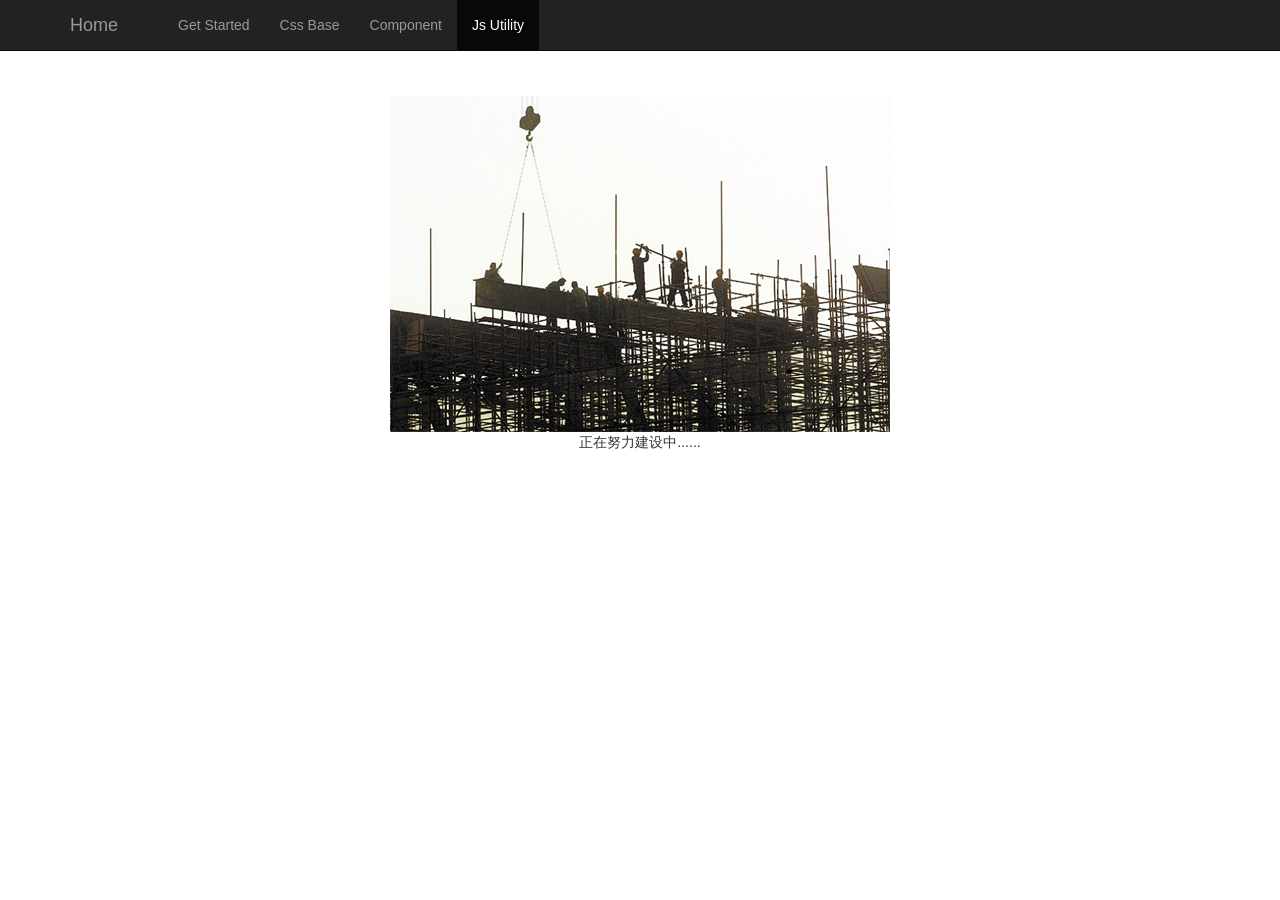
<file: js.html>
<!doctype html>
<html lang="en">
	<head>
		<meta charset="utf-8">
		<title>ICBU H5</title>
		<meta name="viewport" content="width=device-width, initial-scale=1.0" />
		<meta name="description" content="" />
		<meta name="author" content="" />
		<link rel="stylesheet" href="assert/css/component.css" />
		<link rel="stylesheet" href="assert/css/bootstrap.css" />
		<link rel="stylesheet" href="assert/css/doc.css" />
	</head>
	
	<body>
		<!--navbar start-->
		<section class="navbar navbar-inverse navbar-fixed-top">
			<div class="container">
				<div class="navbar-header">
					<button class="navbar-toggle" type="button" data-toggle="collapse" data-target=".bs-navbar-collapse">
						<span class="sr-only">Toggle navigation</span>
						<span class="icon-bar"></span>
						<span class="icon-bar"></span>
						<span class="icon-bar"></span>
					</button>
					<a href="index.html" class="navbar-brand">Home</a>
				</div>
				<nav class="collapse navbar-collapse bs-navbar-collapse" role="navigation">
					<ul class="nav navbar-nav">
						<li>
							<a href="start.html">Get Started</a>
						</li>
						<li>
							<a href="base.html">Css Base</a>
						</li>
						<li>
							<a href="components.html">Component</a>
						</li>
						<li class="active">
							<a href="js.html">Js Utility</a>
						</li>
					</ul>
				</nav>
			</div>
		</section>
		<!--navbar end-->
		
		<section>
			<div class="container text-center">
				<img src="assert/img/underconstruction.jpg">
				<p>正在努力建设中......</p>
			</div>
		</section>
		
		<!--navbar start-->
		<!--navbar start-->
	</body>
</html>
</file>
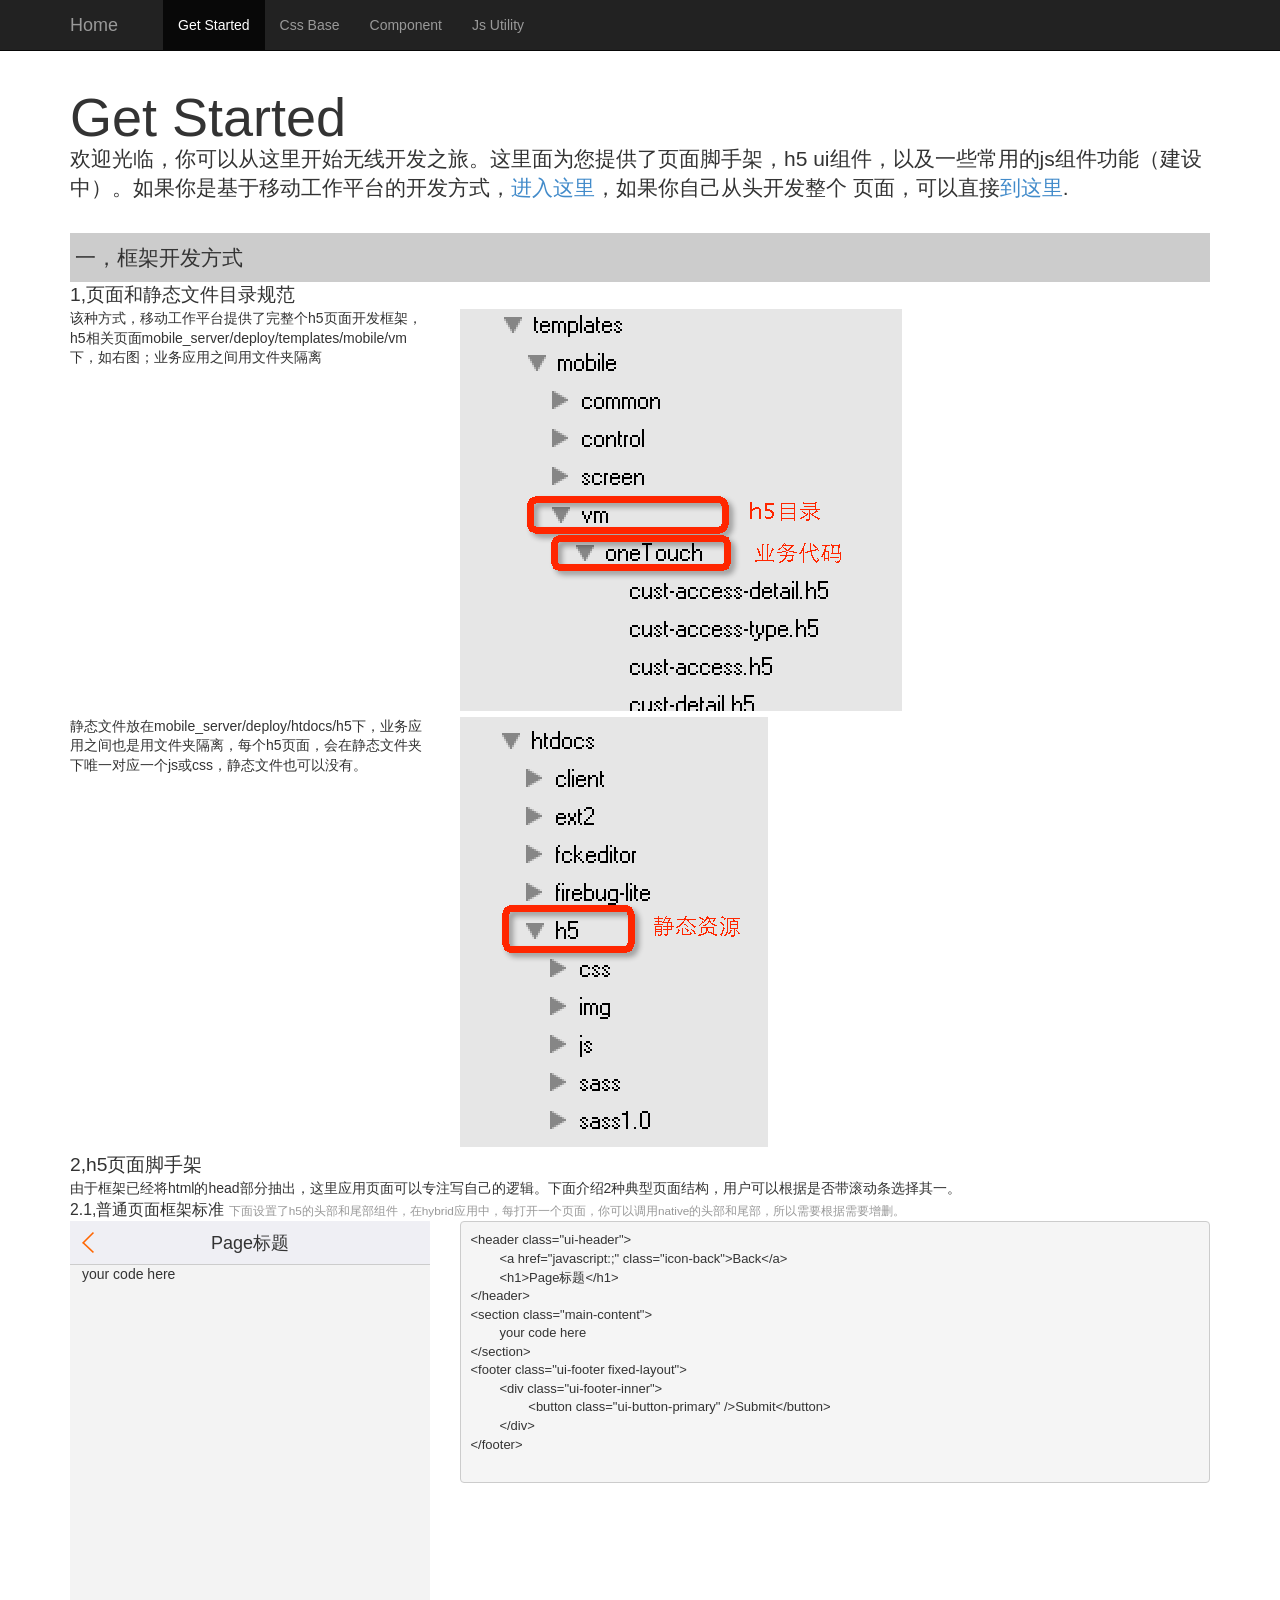
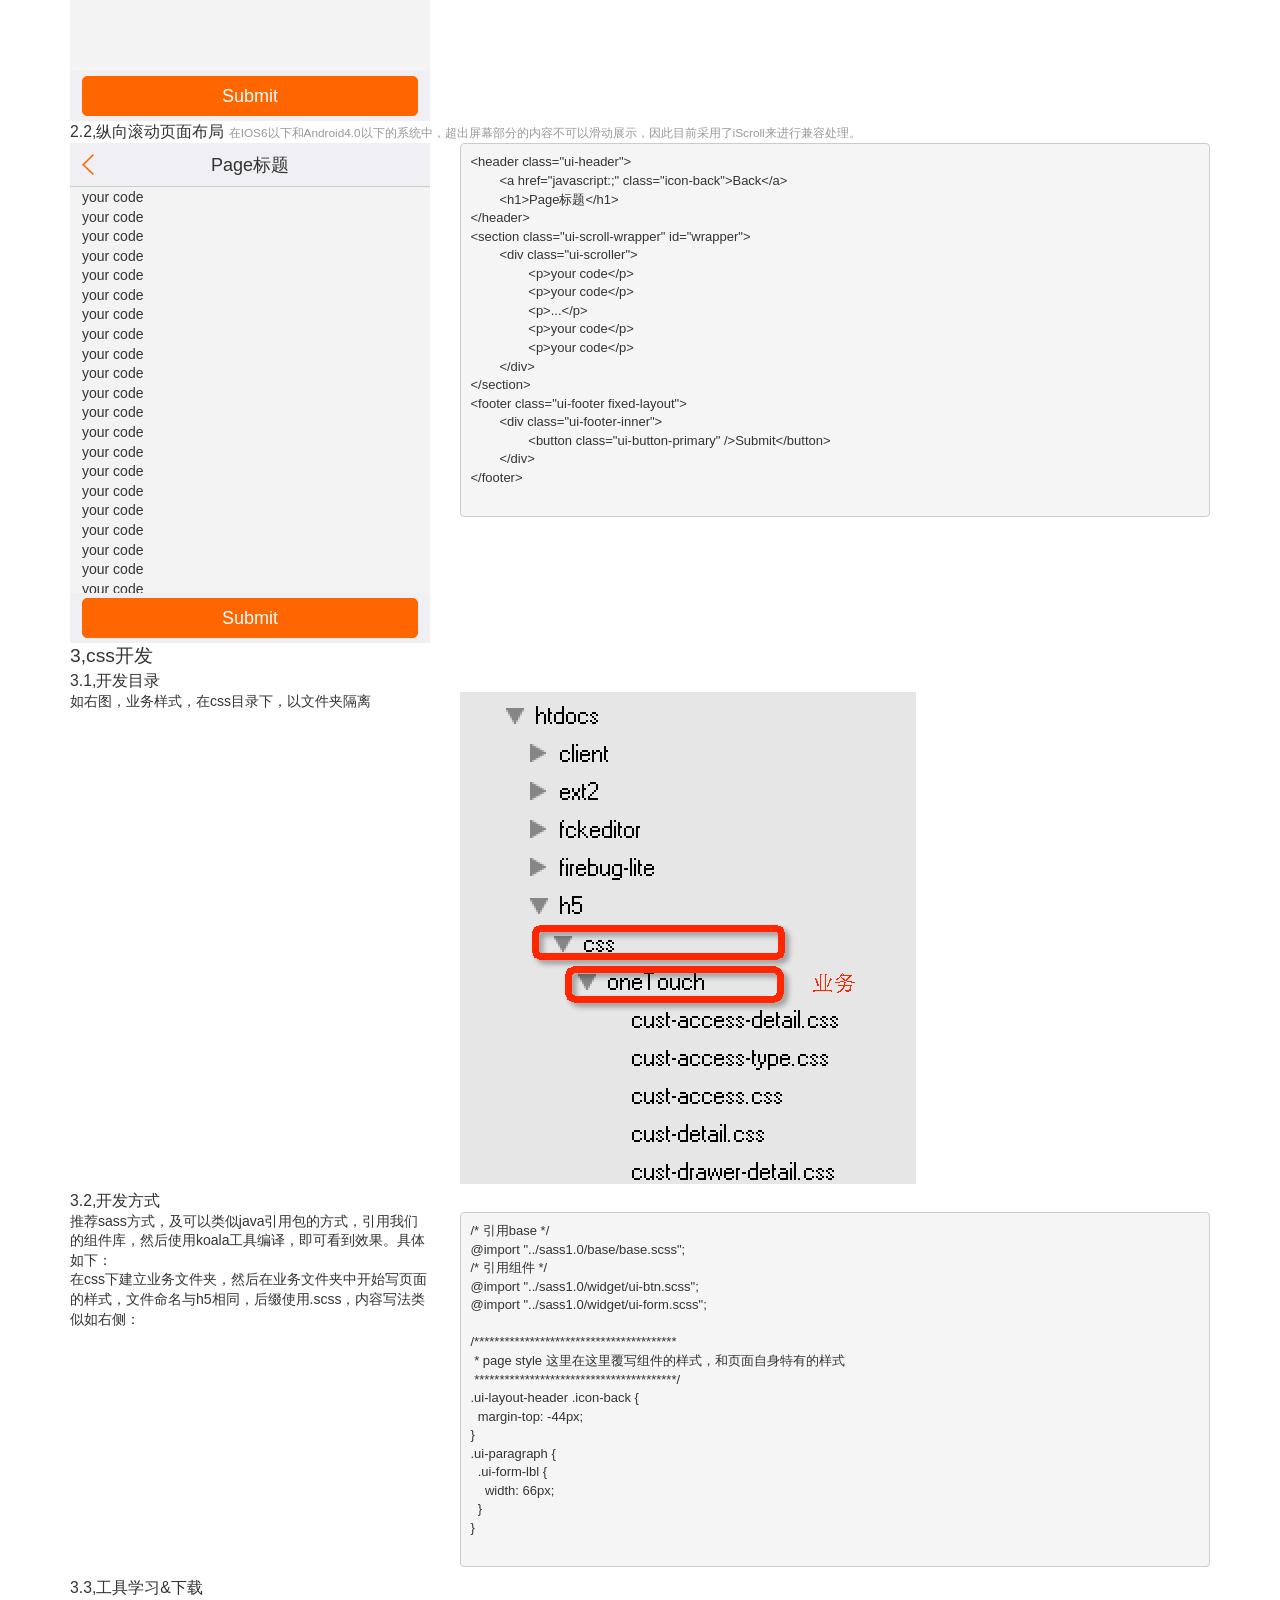
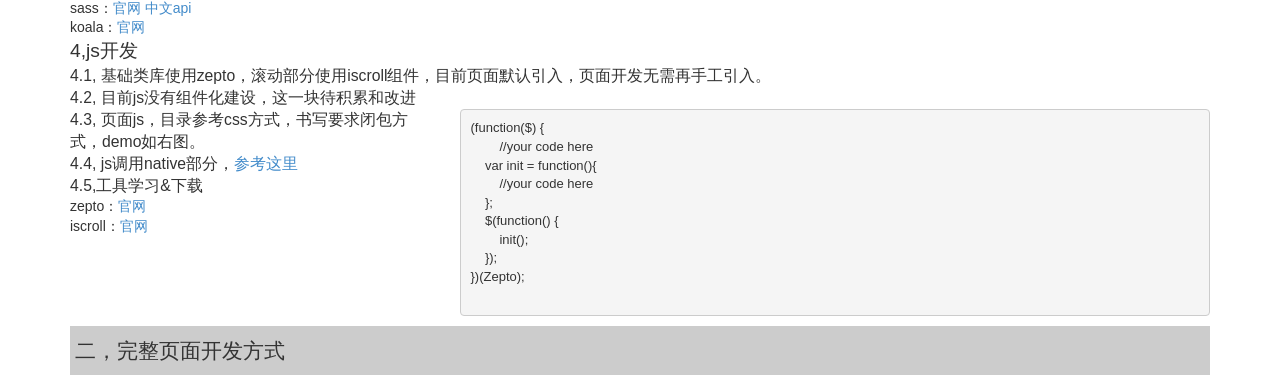
<file: start.html>
<!doctype html>
<html lang="en">
	<head>
		<meta charset="utf-8">
		<title>Get Started</title>
		<meta name="viewport" content="width=device-width, initial-scale=1.0" />
		<meta name="description" content="" />
		<meta name="author" content="" />
		<link rel="stylesheet" href="assert/css/bootstrap.css" />
		<link rel="stylesheet" href="assert/css/component.css" />
		
		<link rel="stylesheet" href="assert/css/doc.css" />
	</head>
	
	<body>
		<!--navbar start-->
		<section class="navbar navbar-inverse navbar-fixed-top">
			<div class="container">
				<div class="navbar-header">
					<button class="navbar-toggle" type="button" data-toggle="collapse" data-target=".bs-navbar-collapse">
						<span class="sr-only">Toggle navigation</span>
						<span class="icon-bar"></span>
						<span class="icon-bar"></span>
						<span class="icon-bar"></span>
					</button>
					<a href="index.html" class="navbar-brand">Home</a>
				</div>
				<nav class="collapse navbar-collapse bs-navbar-collapse" role="navigation">
					<ul class="nav navbar-nav">
						<li class="active">
							<a href="start.html">Get Started</a>
						</li>
						<li>
							<a href="base.html">Css Base</a>
						</li>
						<li>
							<a href="components.html">Component</a>
						</li>
						<li>
							<a href="js.html">Js Utility</a>
						</li>
					</ul>
				</nav>
			</div>
		</section>
		<!--navbar end-->
		
		<section class="main-body get-start">
			<div class="container">
				<header class="jumbotron subhead">
					<h1>Get Started</h1>
					<p>欢迎光临，你可以从这里开始无线开发之旅。这里面为您提供了页面脚手架，h5 ui组件，以及一些常用的js组件功能（建设中）。如果你是基于移动工作平台的开发方式，<a href="#hybrid">进入这里</a>，如果你自己从头开发整个 页面，可以直接<a href="#webapp">到这里</a>.</p>
				</header>
				<div class="hybrid">
					<a name="hybrid" href="javascript:;"></a>
					<h2>一，框架开发方式</h2>
					<h3>1,页面和静态文件目录规范</h3>
					<div class="row">
							<div class="col-md-4">
								<p>该种方式，移动工作平台提供了完整个h5页面开发框架，h5相关页面mobile_server/deploy/templates/mobile/vm下，如右图；业务应用之间用文件夹隔离</p>
							</div>
							<div class="col-md-4">
								<img src="assert/img/h5.png">
							</div>
					</div>
					<div class="row">
							<div class="col-md-4">
								<p>静态文件放在mobile_server/deploy/htdocs/h5下，业务应用之间也是用文件夹隔离，每个h5页面，会在静态文件夹下唯一对应一个js或css，静态文件也可以没有。</p>
							</div>
							<div class="col-md-4">
								<img src="assert/img/static.png">
							</div>
					</div>
					<h3>2,h5页面脚手架</h3>
					<p>由于框架已经将html的head部分抽出，这里应用页面可以专注写自己的逻辑。下面介绍2种典型页面结构，用户可以根据是否带滚动条选择其一。</p>
					<div class="normal-layout">
						<h4>2.1,普通页面框架标准
							<small>下面设置了h5的头部和尾部组件，在hybrid应用中，每打开一个页面，你可以调用native的头部和尾部，所以需要根据需要增删。</small>
						</h4>
						<div class="row">
							<div class="col-md-4">
								
								<div class="example scrollDemo">
									<header class="ui-header">
										<a href="javascript:;" class="icon-back">Back</a>
										<h1>Page标题</h1>
									</header>
									<section class="main-content">
										your code here
									</section>
									<footer class="ui-footer fixed-layout">
										<div class="ui-footer-inner">
											<button class="ui-button-primary" />Submit</button>
										</div>
									</footer>
								</div>
							</div>
							<div class="col-md-8">
								
								<pre>
&lt;header class="ui-header"&gt;
	&lt;a href="javascript:;" class="icon-back"&gt;Back&lt;/a&gt;
	&lt;h1&gt;Page标题&lt;/h1&gt;
&lt;/header&gt;
&lt;section class="main-content"&gt;
	your code here
&lt;/section&gt;
&lt;footer class="ui-footer fixed-layout"&gt;
	&lt;div class="ui-footer-inner"&gt;
		&lt;button class=&quot;ui-button-primary&quot; /&gt;Submit&lt;/button&gt;
	&lt;/div&gt;
&lt;/footer&gt;
								</pre>
							</div>
						</div>
					</div>
					<div class="normal-layout">
						<h4>2.2,纵向滚动页面布局
							<small>在IOS6以下和Android4.0以下的系统中，超出屏幕部分的内容不可以滑动展示，因此目前采用了iScroll来进行兼容处理。</small>
						</h4>
							
						
						<div class="row">
							<div class="col-md-4">
								<div class="example scrollDemo">
									<header class="ui-header">
										<a href="javascript:;" class="icon-back">Back</a>
										<h1>Page标题</h1>
									</header>
									<section class="ui-scroll-wrapper" id="wrapper">
										<div class="ui-scroller">
											<p>your code</p><p>your code</p><p>your code</p><p>your code</p>
											<p>your code</p><p>your code</p><p>your code</p><p>your code</p>
											<p>your code</p><p>your code</p><p>your code</p><p>your code</p>
											<p>your code</p><p>your code</p><p>your code</p><p>your code</p>
											<p>your code</p><p>your code</p><p>your code</p><p>your code</p>
											<p>your code</p><p>your code</p><p>your code</p><p>your code</p>
											<p>your code</p><p>your code</p><p>your code</p><p>your code</p>
											<p>your code</p><p>your code</p><p>your code</p><p>your code</p>
											<p>your code</p><p>your code</p><p>your code</p><p>your code</p>
											<p>your code</p><p>your code</p><p>your code</p><p>your code</p>
											<p>your code</p><p>your code</p><p>your code</p><p>your code</p>
											<p>your code</p><p>your code</p><p>your code</p><p>your code</p>
											<div class="ui-loading-bar">
												<span class="ui-loading-icon"></span>
												<span class="ui-loading-label">Pull up to refresh...</span>
											</div>
										</div>
									</section>
									<footer class="ui-footer fixed-layout">
										<div class="ui-footer-inner">
											<button class="ui-button-primary" />Submit</button>
										</div>
									</footer>
								</div>
							</div>
							<div class="col-md-8">
								<pre>
&lt;header class="ui-header"&gt;
	&lt;a href="javascript:;" class="icon-back"&gt;Back&lt;/a&gt;
	&lt;h1&gt;Page标题&lt;/h1&gt;
&lt;/header&gt;
&lt;section class="ui-scroll-wrapper" id="wrapper"&gt;
	&lt;div class="ui-scroller"&gt;
		&lt;p>your code&lt;/p&gt;
		&lt;p>your code&lt;/p&gt;
		&lt;p>...&lt;/p&gt;
		&lt;p>your code&lt;/p&gt;
		&lt;p>your code&lt;/p&gt;
	&lt;/div&gt;
&lt;/section&gt;
&lt;footer class="ui-footer fixed-layout"&gt;
	&lt;div class="ui-footer-inner"&gt;
		&lt;button class=&quot;ui-button-primary&quot; /&gt;Submit&lt;/button&gt;
	&lt;/div&gt;
&lt;/footer&gt;
								</pre>
							</div>
						</div>
					</div>
					<h3>3,css开发</h3>
					<h4>3.1,开发目录</h4>
					<div class="row">
						<div class="col-md-4">
							如右图，业务样式，在css目录下，以文件夹隔离
						</div>
						<div class="col-md-8">
							<img src="assert/img/css.png">
						</div>
					</div>
					<h4>3.2,开发方式</h4>
					<div class="row">
						<div class="col-md-4">
							<p>推荐sass方式，及可以类似java引用包的方式，引用我们的组件库，然后使用koala工具编译，即可看到效果。具体如下：</p>
					<p>在css下建立业务文件夹，然后在业务文件夹中开始写页面的样式，文件命名与h5相同，后缀使用.scss，内容写法类似如右侧：</p>
						</div>
						<div class="col-md-8">
							<pre>
/* 引用base */
@import "../sass1.0/base/base.scss";
/* 引用组件 */
@import "../sass1.0/widget/ui-btn.scss";
@import "../sass1.0/widget/ui-form.scss";

/****************************************
 * page style 这里在这里覆写组件的样式，和页面自身特有的样式
 ****************************************/
.ui-layout-header .icon-back {
  margin-top: -44px;
}
.ui-paragraph {
  .ui-form-lbl {
    width: 66px;
  }
}
					</pre>
						</div>
					</div>
					<h4>3.3,工具学习&下载</h4>
					<p>sass：<a href="http://www.sass-lang.com/" target="_blank">官网</a>&nbsp;<a href="http://www.gafish.net/api/iScroll.html" target="_blank">中文api</a></p>
					<p>koala：<a href="http://koala-app.com/index-zh.html" target="_blank">官网</a></p>
					<h3>4,js开发</h3>
					<h4>4.1, 基础类库使用zepto，滚动部分使用iscroll组件，目前页面默认引入，页面开发无需再手工引入。</h4>
					<h4>4.2, 目前js没有组件化建设，这一块待积累和改进</h4>
					<div class="row">
						<div class="col-md-4">
							<h4>4.3, 页面js，目录参考css方式，书写要求闭包方式，demo如右图。</h4>
							<h4>4.4, js调用native部分，<a href="http://docs.alibaba-inc.com/pages/viewpage.action?pageId=161556250" target="_blank">参考这里</a></h4>
							<h4>4.5,工具学习&下载</h4>
							<p>zepto：<a href="http://zeptojs.com/" target="_blank">官网</a></p>
							<p>iscroll：<a href="http://cubiq.org/iscroll-4" target="_blank">官网</a></p>
						</div>
						<div class="col-md-8">
							<pre>
(function($) {
	//your code here
    var init = function(){
    	//your code here
    };
    $(function() {
        init();
    });
})(Zepto);
							</pre>
						</div>
					</div>
					
				</div>
				<div class="webapp">
					<a name="webapp" href="javascript:;"></a>
					<h2>二，完整页面开发方式</h2>
				</div>
			</div>
		</section>
	</body>
</html>
</file>
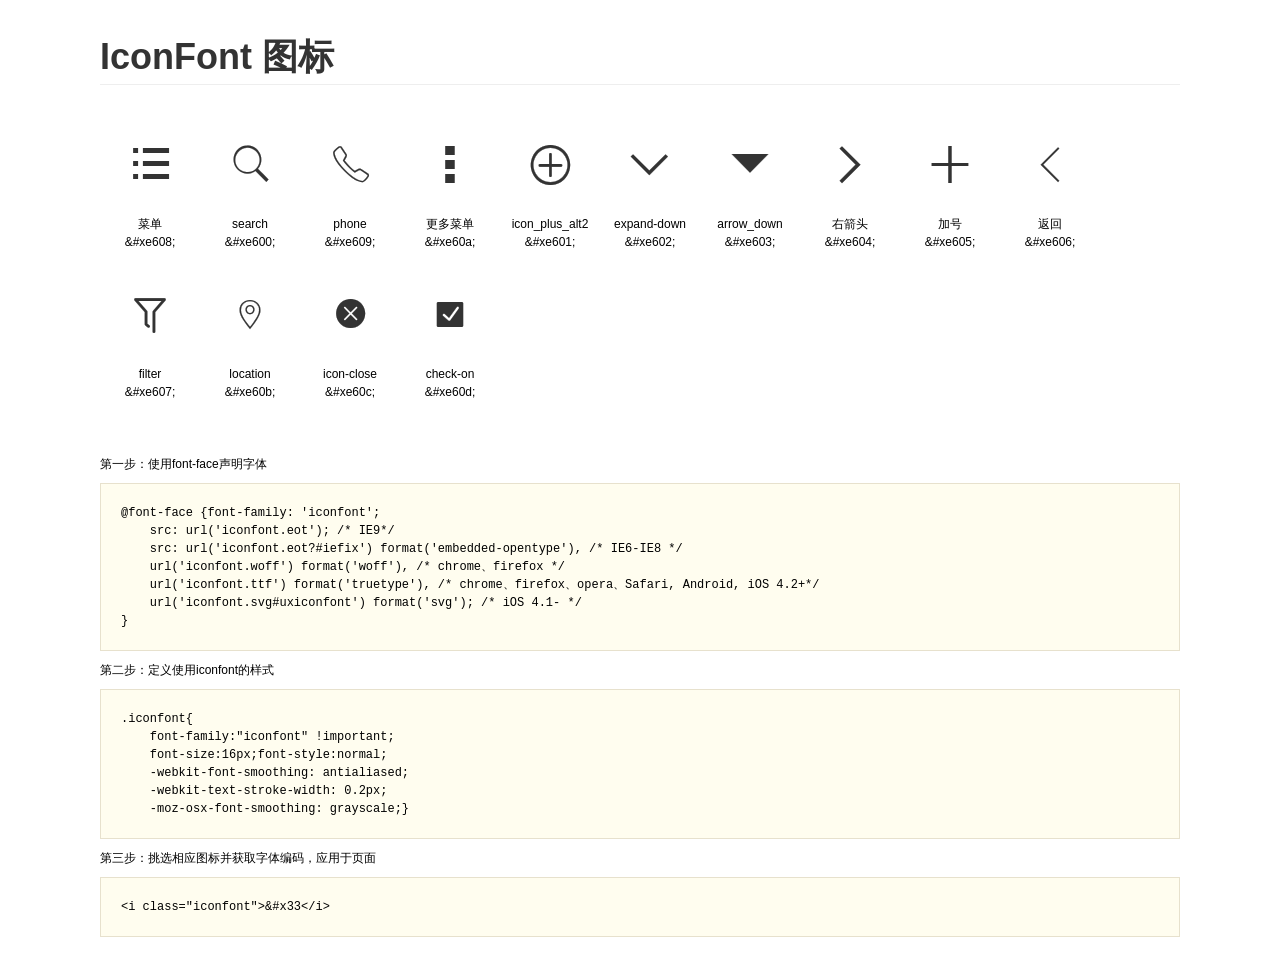
<file: component2.0/iconfont/demo.html>
<html>
<head>
    <meta charset="utf-8"/>
    <title>IconFont</title>
    <link rel="stylesheet" href="demo.css">
    <link rel="stylesheet" href="iconfont.css">
</head>
<body>
    <div class="main">
        <h1>IconFont 图标</h1>
        <ul class="icon_lists clear">
            
                <li>
                <i class="icon iconfont">&#xe608;</i>
                    <div class="name">菜单</div>
                    <div class="code">&amp;#xe608;</div>
                </li>
            
                <li>
                <i class="icon iconfont">&#xe600;</i>
                    <div class="name">search</div>
                    <div class="code">&amp;#xe600;</div>
                </li>
            
                <li>
                <i class="icon iconfont">&#xe609;</i>
                    <div class="name">phone</div>
                    <div class="code">&amp;#xe609;</div>
                </li>
            
                <li>
                <i class="icon iconfont">&#xe60a;</i>
                    <div class="name">更多菜单</div>
                    <div class="code">&amp;#xe60a;</div>
                </li>
            
                <li>
                <i class="icon iconfont">&#xe601;</i>
                    <div class="name">icon_plus_alt2</div>
                    <div class="code">&amp;#xe601;</div>
                </li>
            
                <li>
                <i class="icon iconfont">&#xe602;</i>
                    <div class="name">expand-down</div>
                    <div class="code">&amp;#xe602;</div>
                </li>
            
                <li>
                <i class="icon iconfont">&#xe603;</i>
                    <div class="name">arrow_down</div>
                    <div class="code">&amp;#xe603;</div>
                </li>
            
                <li>
                <i class="icon iconfont">&#xe604;</i>
                    <div class="name">右箭头</div>
                    <div class="code">&amp;#xe604;</div>
                </li>
            
                <li>
                <i class="icon iconfont">&#xe605;</i>
                    <div class="name">加号</div>
                    <div class="code">&amp;#xe605;</div>
                </li>
            
                <li>
                <i class="icon iconfont">&#xe606;</i>
                    <div class="name">返回</div>
                    <div class="code">&amp;#xe606;</div>
                </li>
            
                <li>
                <i class="icon iconfont">&#xe607;</i>
                    <div class="name">filter</div>
                    <div class="code">&amp;#xe607;</div>
                </li>
            
                <li>
                <i class="icon iconfont">&#xe60b;</i>
                    <div class="name">location</div>
                    <div class="code">&amp;#xe60b;</div>
                </li>
            
                <li>
                <i class="icon iconfont">&#xe60c;</i>
                    <div class="name">icon-close</div>
                    <div class="code">&amp;#xe60c;</div>
                </li>
            
                <li>
                <i class="icon iconfont">&#xe60d;</i>
                    <div class="name">check-on</div>
                    <div class="code">&amp;#xe60d;</div>
                </li>
            
        </ul>


        <div class="helps">
            第一步：使用font-face声明字体
            <pre>
@font-face {font-family: 'iconfont';
    src: url('iconfont.eot'); /* IE9*/
    src: url('iconfont.eot?#iefix') format('embedded-opentype'), /* IE6-IE8 */
    url('iconfont.woff') format('woff'), /* chrome、firefox */
    url('iconfont.ttf') format('truetype'), /* chrome、firefox、opera、Safari, Android, iOS 4.2+*/
    url('iconfont.svg#uxiconfont') format('svg'); /* iOS 4.1- */
}
</pre>
第二步：定义使用iconfont的样式
            <pre>
.iconfont{
    font-family:"iconfont" !important;
    font-size:16px;font-style:normal;
    -webkit-font-smoothing: antialiased;
    -webkit-text-stroke-width: 0.2px;
    -moz-osx-font-smoothing: grayscale;}
</pre>
第三步：挑选相应图标并获取字体编码，应用于页面
<pre>
&lt;i class="iconfont"&gt;&amp;#x33&lt;/i&gt;
</pre>
        </div>

    </div>
</body>
</html>
</file>
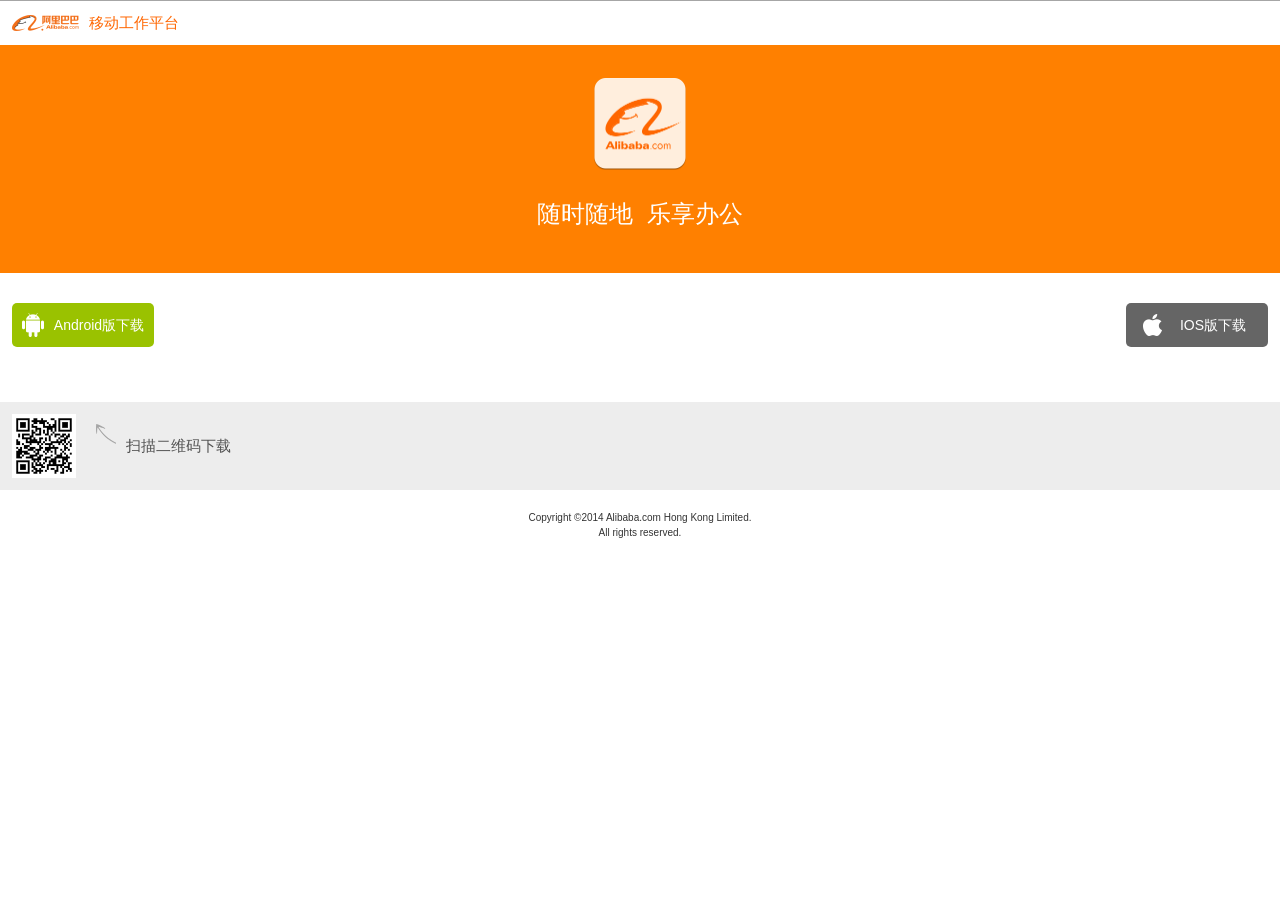
<file: examples/CRM-Download/mobile.html>
<!doctype html>
<html lang="en">
	<head>
		<meta charset="UTF-8" />
		<meta name="viewport" content="width=device-width, initial-scale=1.0" />
		<title>移动工作平台</title>
		<link rel="stylesheet" href="css/mobile.css" />
	</head>
	
	<body>
		<header>
			<a href="" class="logo"><img src="img/logo.png" alt="" /></a>
			<h1>移动工作平台</h1>
		</header>
		<section class="banner">
			<img src="img/logo2.png" alt="" />
			<h2>随时随地&nbsp;&nbsp;乐享办公</h2>
		</section>
		<section class="download">
			<a href="" class="btnAndroid">Android版下载</a>
			<a href="" class="btnIOS">IOS版下载</a>
		</section>
		<section class="QR-code">
			<img src="img/qr-code.png" alt="" />
			<p>扫描二维码下载</p>
		</section>
		<footer>
			<p>Copyright &copy;2014 Alibaba.com Hong Kong Limited.</p>
			<p>All rights reserved.</p>
		</footer>
		
		<script src="js/zepto.min.js"></script>
		<script>
			$(document).ready(function() {
				$('.download').children('a').each(function() {
					var btn = $(this), tabClass = btn.attr('class') + '-tap'
					
					btn.on('touchstart', function(e) {
						e.preventDefault();
						btn.addClass(tabClass);
					}).on('touchend', function(e) {
						e.preventDefault();
						btn.removeClass(tabClass);
					}).on('touchcancel', function(e) {
						e.preventDefault();
						btn.removeClass(tabClass);
					});
				});
			});
		</script>
	</body>
</html>
</file>
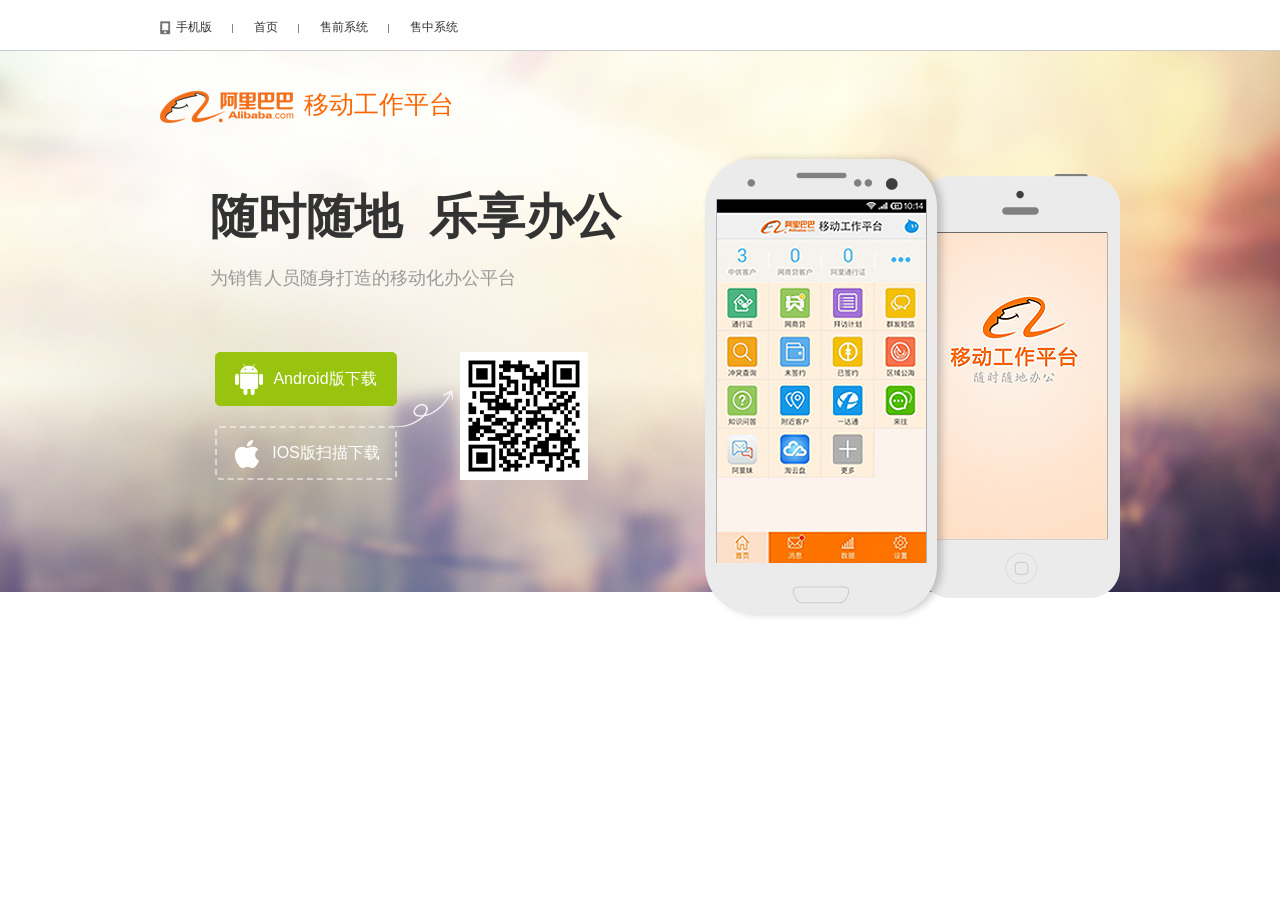
<file: examples/CRM-Download/pc.html>
<!doctype html>
<html lang="en">
	<head>
		<meta charset="UTF-8" />
		<title>移动工作平台</title>
		<link rel="stylesheet" href="css/pc.css" />
	</head>
	
	<body>
		<header>
			<div class="area">
				<nav>
					<ul>
						<li>
							<a href=""><i class="icon-mobile"></i>手机版</a>
						</li>
						<li>
							<span></span>
						</li>
						<li>
							<a href="">首页</a>
						</li>
						<li>
							<span></span>
						</li>
						<li>
							<a href="">售前系统</a>
						</li>
						<li>
							<span></span>
						</li>
						<li>
							<a href="">售中系统</a>
						</li>
					</ul>
				</nav>
			</div>
		</header>
		
		<section class="bodyContent">
			<div class="area">
				<div class="logo">
					<a href=""><img src="img/logo.png" alt="" /></a>
					<h1>移动工作平台</h1>
				</div>
				<div class="download-wrap">
					<h2>随时随地&nbsp;&nbsp;乐享办公</h2>
					<p>为销售人员随身打造的移动化办公平台</p>
					<div class="download">
						<a href="" class="btnAndroid"><i class="icon-android"></i>Android版下载</a>
						<a href="javascript:;" class="btnIOS"><i class="icon-ios"></i>IOS版扫描下载</a>
						<img src="img/qr-code.png" alt="" class="QRCode" />
					</div>
				</div>
				<div class="mobileIcon">
					<img src="img/bg01.png" alt="" />
				</div>
			</div>
		</section>
		
		<script src="js/jquery-1.7.2.min.js"></script>
		<script>
			$(document).ready(function() {
				if (!isPC()) {
					window.location.href = 'mobile.html';
				}
			});

			function isPC() {
				var userAgentInfo = navigator.userAgent,
				Agents = new Array("Android", "iPhone", "SymbianOS", "Windows Phone", "iPad", "iPod"),
				flag = true;
				for (var v = 0; v < Agents.length; v++) {
					if (userAgentInfo.indexOf(Agents[v]) > -1) {
						flag = false;
						break;
					}
				}
				return flag;
			}
		</script>
	</body>
</html>
</file>
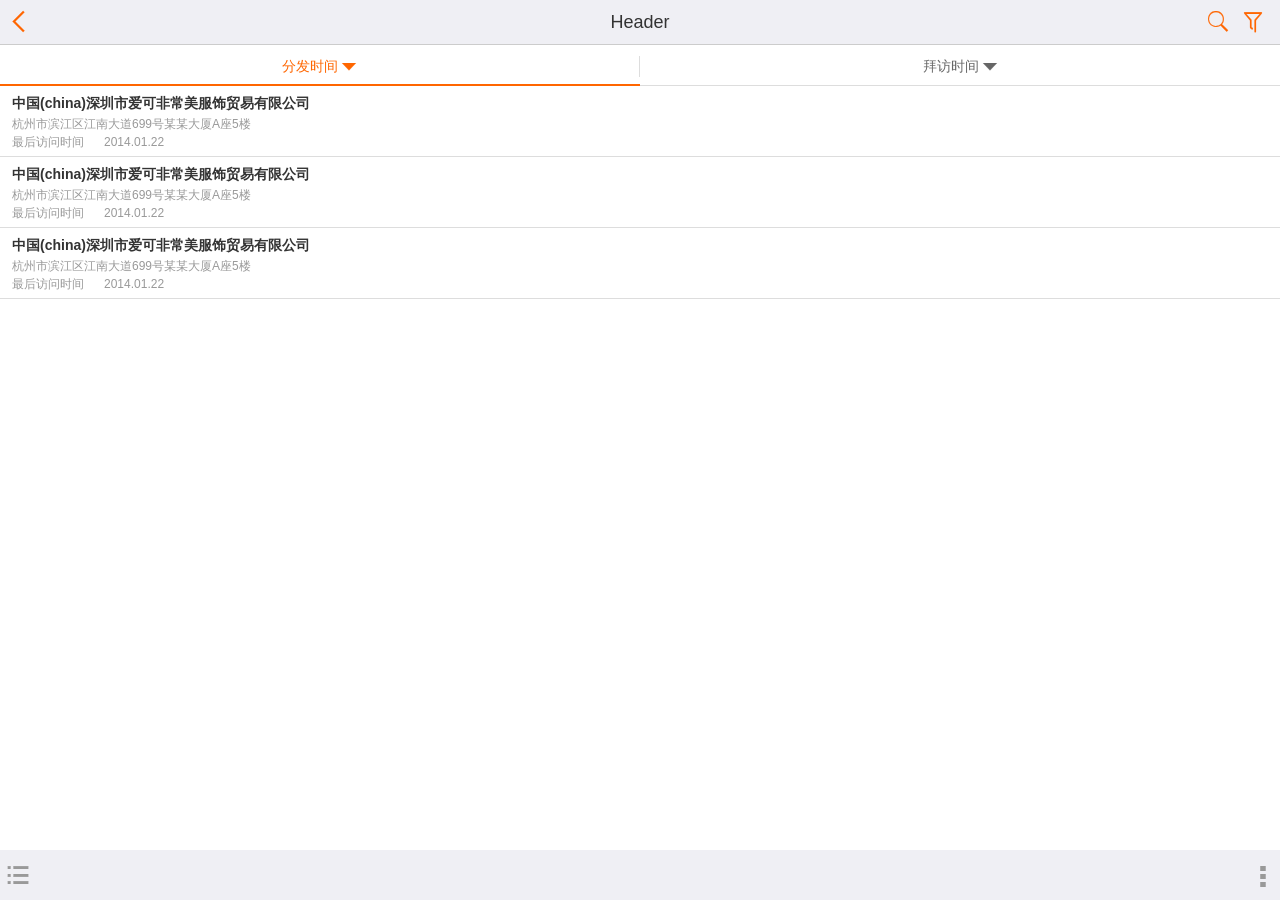
<file: component2.0/onetouch/template/cust-list.html>
<!doctype html>
<html lang="en">
	<head>
		<meta charset="UTF-8" />
		<meta name="viewport" content="width=width=device-width,initial-scale=1,minimum-scale=1,maximum-scale=1,user-scalable=no" />
		<title>Template: list page</title>
		<link rel="stylesheet" href="../css/cust-list.css" />
	</head>
	
	<body>
		<div class="page-wrap">
			<header class="ui-header">
				<h1>Header</h1>
				<a href="javascript:;" class="icon-back"><i></i></a>
				<a href="javascript:;" class="icon-search"><i></i></a>
				<a href="javascript:;" class="icon-filter"><i></i></a>
			</header>
			<ul class="ui-tab">
				<li class="ui-tab-item current">
					<a href="javascript:;">分发时间<i class="icon-arrow"></i></a>
				</li>
				<li class="ui-tab-item">
					<a href="javascript:;">拜访时间<i class="icon-arrow"></i></a>
				</li>
			</ul>
			<section class="ui-scroll-wrapper">
				<div class="scroller">
					<ul class="ui-list">
						<li>
							<h4>中国(china)深圳市爱可非常美服饰贸易有限公司</h4>
							<p>杭州市滨江区江南大道699号某某大厦A座5楼</p>
							<p>最后访问时间<span>2014.01.22</span></p>
						</li>
						<li>
							<h4>中国(china)深圳市爱可非常美服饰贸易有限公司</h4>
							<p>杭州市滨江区江南大道699号某某大厦A座5楼</p>
							<p>最后访问时间<span>2014.01.22</span></p>
						</li>
						<li>
							<h4>中国(china)深圳市爱可非常美服饰贸易有限公司</h4>
							<p>杭州市滨江区江南大道699号某某大厦A座5楼</p>
							<p>最后访问时间<span>2014.01.22</span></p>
						</li>
					</ul>
				</div>
			</section>
			<footer class="ui-footer ui-footer-fixed">
				<a href="javascript:;" class="icon-menu"><i></i></a>
                <div class="more-wrap">
                    <a href="javascript:;" class="icon-more"><i></i></a>
                    <ul class="more-list">
                        <li>
                            <a href="javascript:;">添加新客户</a>
                        </li>
                        <li>
                            <a href="javascript:;">短信群发</a>
                        </li>
                        <li>
                            <a href="javascript:;">旺旺群发</a>
                        </li>
                        <li>
                            <a href="javascript:;">分发客户</a>
                        </li>
                        <li>
                            <a href="javascript:;">批量开放</a>
                        </li>
                        <li>
                            <a href="javascript:;">地图模式</a>
                        </li>
                    </ul>
                </div>
			</footer>
		</div>
		
		<script src="../../js/jquery-1.7.2.min.js"></script>
		<script>
			$(document).ready(function() {
				var tab = $('.ui-tab');
				tab.delegate('li', 'click', function() {
					var li = $(this);

					li.siblings().removeClass('current').end().addClass('current');
				});
				
				var moreWrap = $('.more-wrap');
				moreWrap.delegate('.icon-more', 'click', function(event) {
					var icon = $(this);

					icon.parent().toggleClass('more-wrap-active');
				});
			});
		</script>
	</body>
</html>
</file>
<file: stylesheets/styles.css>
@import url(https://fonts.googleapis.com/css?family=Lato:300italic,700italic,300,700);

body {
  padding:50px;
  font:14px/1.5 Lato, "Helvetica Neue", Helvetica, Arial, sans-serif;
  color:#777;
  font-weight:300;
}

h1, h2, h3, h4, h5, h6 {
  color:#222;
  margin:0 0 20px;
}

p, ul, ol, table, pre, dl {
  margin:0 0 20px;
}

h1, h2, h3 {
  line-height:1.1;
}

h1 {
  font-size:28px;
}

h2 {
  color:#393939;
}

h3, h4, h5, h6 {
  color:#494949;
}

a {
  color:#39c;
  font-weight:400;
  text-decoration:none;
}

a small {
  font-size:11px;
  color:#777;
  margin-top:-0.6em;
  display:block;
}

.wrapper {
  width:860px;
  margin:0 auto;
}

blockquote {
  border-left:1px solid #e5e5e5;
  margin:0;
  padding:0 0 0 20px;
  font-style:italic;
}

code, pre {
  font-family:Monaco, Bitstream Vera Sans Mono, Lucida Console, Terminal;
  color:#333;
  font-size:12px;
}

pre {
  padding:8px 15px;
  background: #f8f8f8;  
  border-radius:5px;
  border:1px solid #e5e5e5;
  overflow-x: auto;
}

table {
  width:100%;
  border-collapse:collapse;
}

th, td {
  text-align:left;
  padding:5px 10px;
  border-bottom:1px solid #e5e5e5;
}

dt {
  color:#444;
  font-weight:700;
}

th {
  color:#444;
}

img {
  max-width:100%;
}

header {
  width:270px;
  float:left;
  position:fixed;
}

header ul {
  list-style:none;
  height:40px;
  
  padding:0;
  
  background: #eee;
  background: -moz-linear-gradient(top, #f8f8f8 0%, #dddddd 100%);
  background: -webkit-gradient(linear, left top, left bottom, color-stop(0%,#f8f8f8), color-stop(100%,#dddddd));
  background: -webkit-linear-gradient(top, #f8f8f8 0%,#dddddd 100%);
  background: -o-linear-gradient(top, #f8f8f8 0%,#dddddd 100%);
  background: -ms-linear-gradient(top, #f8f8f8 0%,#dddddd 100%);
  background: linear-gradient(top, #f8f8f8 0%,#dddddd 100%);
  
  border-radius:5px;
  border:1px solid #d2d2d2;
  box-shadow:inset #fff 0 1px 0, inset rgba(0,0,0,0.03) 0 -1px 0;
  width:270px;
}

header li {
  width:89px;
  float:left;
  border-right:1px solid #d2d2d2;
  height:40px;
}

header ul a {
  line-height:1;
  font-size:11px;
  color:#999;
  display:block;
  text-align:center;
  padding-top:6px;
  height:40px;
}

strong {
  color:#222;
  font-weight:700;
}

header ul li + li {
  width:88px;
  border-left:1px solid #fff;
}

header ul li + li + li {
  border-right:none;
  width:89px;
}

header ul a strong {
  font-size:14px;
  display:block;
  color:#222;
}

section {
  width:500px;
  float:right;
  padding-bottom:50px;
}

small {
  font-size:11px;
}

hr {
  border:0;
  background:#e5e5e5;
  height:1px;
  margin:0 0 20px;
}

footer {
  width:270px;
  float:left;
  position:fixed;
  bottom:50px;
}

@media print, screen and (max-width: 960px) {
  
  div.wrapper {
    width:auto;
    margin:0;
  }
  
  header, section, footer {
    float:none;
    position:static;
    width:auto;
  }
  
  header {
    padding-right:320px;
  }
  
  section {
    border:1px solid #e5e5e5;
    border-width:1px 0;
    padding:20px 0;
    margin:0 0 20px;
  }
  
  header a small {
    display:inline;
  }
  
  header ul {
    position:absolute;
    right:50px;
    top:52px;
  }
}

@media print, screen and (max-width: 720px) {
  body {
    word-wrap:break-word;
  }
  
  header {
    padding:0;
  }
  
  header ul, header p.view {
    position:static;
  }
  
  pre, code {
    word-wrap:normal;
  }
}

@media print, screen and (max-width: 480px) {
  body {
    padding:15px;
  }
  
  header ul {
    display:none;
  }
}

@media print {
  body {
    padding:0.4in;
    font-size:12pt;
    color:#444;
  }
}
</file>
<file: stylesheets/pygment_trac.css>
.highlight  { background: #ffffff; }
.highlight .c { color: #999988; font-style: italic } /* Comment */
.highlight .err { color: #a61717; background-color: #e3d2d2 } /* Error */
.highlight .k { font-weight: bold } /* Keyword */
.highlight .o { font-weight: bold } /* Operator */
.highlight .cm { color: #999988; font-style: italic } /* Comment.Multiline */
.highlight .cp { color: #999999; font-weight: bold } /* Comment.Preproc */
.highlight .c1 { color: #999988; font-style: italic } /* Comment.Single */
.highlight .cs { color: #999999; font-weight: bold; font-style: italic } /* Comment.Special */
.highlight .gd { color: #000000; background-color: #ffdddd } /* Generic.Deleted */
.highlight .gd .x { color: #000000; background-color: #ffaaaa } /* Generic.Deleted.Specific */
.highlight .ge { font-style: italic } /* Generic.Emph */
.highlight .gr { color: #aa0000 } /* Generic.Error */
.highlight .gh { color: #999999 } /* Generic.Heading */
.highlight .gi { color: #000000; background-color: #ddffdd } /* Generic.Inserted */
.highlight .gi .x { color: #000000; background-color: #aaffaa } /* Generic.Inserted.Specific */
.highlight .go { color: #888888 } /* Generic.Output */
.highlight .gp { color: #555555 } /* Generic.Prompt */
.highlight .gs { font-weight: bold } /* Generic.Strong */
.highlight .gu { color: #800080; font-weight: bold; } /* Generic.Subheading */
.highlight .gt { color: #aa0000 } /* Generic.Traceback */
.highlight .kc { font-weight: bold } /* Keyword.Constant */
.highlight .kd { font-weight: bold } /* Keyword.Declaration */
.highlight .kn { font-weight: bold } /* Keyword.Namespace */
.highlight .kp { font-weight: bold } /* Keyword.Pseudo */
.highlight .kr { font-weight: bold } /* Keyword.Reserved */
.highlight .kt { color: #445588; font-weight: bold } /* Keyword.Type */
.highlight .m { color: #009999 } /* Literal.Number */
.highlight .s { color: #d14 } /* Literal.String */
.highlight .na { color: #008080 } /* Name.Attribute */
.highlight .nb { color: #0086B3 } /* Name.Builtin */
.highlight .nc { color: #445588; font-weight: bold } /* Name.Class */
.highlight .no { color: #008080 } /* Name.Constant */
.highlight .ni { color: #800080 } /* Name.Entity */
.highlight .ne { color: #990000; font-weight: bold } /* Name.Exception */
.highlight .nf { color: #990000; font-weight: bold } /* Name.Function */
.highlight .nn { color: #555555 } /* Name.Namespace */
.highlight .nt { color: #000080 } /* Name.Tag */
.highlight .nv { color: #008080 } /* Name.Variable */
.highlight .ow { font-weight: bold } /* Operator.Word */
.highlight .w { color: #bbbbbb } /* Text.Whitespace */
.highlight .mf { color: #009999 } /* Literal.Number.Float */
.highlight .mh { color: #009999 } /* Literal.Number.Hex */
.highlight .mi { color: #009999 } /* Literal.Number.Integer */
.highlight .mo { color: #009999 } /* Literal.Number.Oct */
.highlight .sb { color: #d14 } /* Literal.String.Backtick */
.highlight .sc { color: #d14 } /* Literal.String.Char */
.highlight .sd { color: #d14 } /* Literal.String.Doc */
.highlight .s2 { color: #d14 } /* Literal.String.Double */
.highlight .se { color: #d14 } /* Literal.String.Escape */
.highlight .sh { color: #d14 } /* Literal.String.Heredoc */
.highlight .si { color: #d14 } /* Literal.String.Interpol */
.highlight .sx { color: #d14 } /* Literal.String.Other */
.highlight .sr { color: #009926 } /* Literal.String.Regex */
.highlight .s1 { color: #d14 } /* Literal.String.Single */
.highlight .ss { color: #990073 } /* Literal.String.Symbol */
.highlight .bp { color: #999999 } /* Name.Builtin.Pseudo */
.highlight .vc { color: #008080 } /* Name.Variable.Class */
.highlight .vg { color: #008080 } /* Name.Variable.Global */
.highlight .vi { color: #008080 } /* Name.Variable.Instance */
.highlight .il { color: #009999 } /* Literal.Number.Integer.Long */

.type-csharp .highlight .k { color: #0000FF }
.type-csharp .highlight .kt { color: #0000FF }
.type-csharp .highlight .nf { color: #000000; font-weight: normal }
.type-csharp .highlight .nc { color: #2B91AF }
.type-csharp .highlight .nn { color: #000000 }
.type-csharp .highlight .s { color: #A31515 }
.type-csharp .highlight .sc { color: #A31515 }
</file>
<file: component/assert/css/component.css>
/*************************************************
 * base css for crm, including reset, global 
 * variables,mixins and styles, basic layout
 *************************************************/
/*************************************************
 * common base variable
 *************************************************/
/*************************************************
 * crm private variable 
 *************************************************/
/*************************************
 * base mixin
 *************************************/
/*************************************
 * css reset
 *************************************/
html, body, div, span,
h1, h2, h3, h4, h5, h6, p, blockquote, q, pre,
a, em, img, i,
dl, dt, dd, ol, ul, li,
fieldset, legend, form, label, input, select,
table, caption, tbody, tfoot, thead, tr, th, td,
article, aside, canvas, details, figcaption, figure, footer, header, hgroup, menu, nav, section, summary,
audio, video {
  margin: 0;
  padding: 0;
  border: none;
  outline: 0;
  font-size: 100%;
  font: inherit;
  vertical-align: baseline;
}

body {
  -webkit-text-size-adjust: none;
  -webkit-tap-highlight-color: transparent;
  -webkit-user-select: text;
  -webkit-appearance: none;
}

ol, ul {
  list-style: none;
}

blockquote, q {
  quotes: none;
}

blockquote:before, blockquote:after, q:before, q:after {
  content: '';
  content: none;
}

table {
  border-collapse: collapse;
  border-spacing: 0;
}

a, a:hover {
  text-decoration: none;
  outline: none;
}

:focus {
  outline: none;
}

input::-webkit-input-placeholder, input::-moz-input-placeholder {
  font-size: 14px;
  color: #CCC;
}

input, select {
  vertical-align: middle;
}

/*************************************
 * global styles
 *************************************/
body {
  font-size: 14px;
  line-height: 1.4;
  color: #666;
  background-color: #FFF;
  font-family: arial, sans-serif;
}

.main-content {
  padding: 0 12px;
}

h1 {
  font-size: 1.875em;
}

h2 {
  font-size: 1.5em;
}

h3 {
  font-size: 1.375em;
}

h4 {
  font-size: 1.125em;
}

h5 {
  font-size: .875em;
}

h6 {
  font-size: .75em;
}

.left, .fl {
  float: left;
}

.right, .fr {
  float: right;
}

.clearfix:after {
  content: '';
  clear: both;
  display: block;
  height: 0;
  line-height: 0;
  visibility: hidden;
}

.centerfix {
  display: block;
  width: 100%;
  height: 100%;
}
.centerfix .centerfix-inner {
  display: -webkit-box;
  display: box;
  -webkit-box-pack: center;
  box-pack: center;
}

.hidden {
  display: none !important;
}

.invisible {
  visibility: hidden;
}

.touched {
  background-color: rgba(221, 221, 221, 0.4) !important;
}

/*************************************
 * global layout
 *************************************/
/* percent layout */
.grid-percent {
  -webkit-box-sizing: border-box;
  box-sizing: border-box;
  overflow: hidden;
}

.grid-percent .grid-item {
  -webkit-box-sizing: border-box;
  box-sizing: border-box;
  float: left;
  display: inline-block;
  width: 100%;
  text-align: center;
}

.grid-percent-2-col .grid-item {
  width: 50%;
}

.grid-percent-3-col .grid-item {
  width: 33.33333%;
}

.grid-percent-4-col .grid-item {
  width: 25%;
}

.grid-percent-5-col .grid-item {
  width: 20%;
}

/* flexbox layout */
.grid-flexbox, .grid-flexbox-average, .grid-flexbox-average-3-col {
  -webkit-box-sizing: border-box;
  box-sizing: border-box;
  display: -webkit-box;
  display: box;
}

.grid-flexbox .grid-item, .grid-flexbox-average .grid-item, .grid-flexbox-average-3-col .grid-item {
  -webkit-box-sizing: border-box;
  box-sizing: border-box;
  -webkit-box-flex: 1;
  box-flex: 1;
  margin-left: 8px;
  text-align: center;
  min-width: 20px;
}

.grid-flexbox .grid-item:first-child, .grid-flexbox-average .grid-item:first-child, .grid-flexbox-average-3-col .grid-item:first-child {
  margin-left: 0;
}

.grid-flexbox-average .grid-item {
  width: 100%;
}

.grid-flexbox-average-3-col .grid-item {
  width: 100%;
  margin-left: 10px;
}

/****************************************
 * ui-accordion component
 ****************************************/
.ui-accordion .ui-accordion-title, .ui-accordion .ui-accordion-list li {
  padding: 0 12px;
  height: 44px;
  line-height: 44px;
  border-bottom: 1px solid #dddddd;
}

.ui-accordion {
  position: relative;
  width: 100%;
  color: #333333;
  font-size: 14px;
  text-align: left;
  z-index: 100;
}
.ui-accordion .ui-accordion-title {
  clear: both;
}
.ui-accordion .ui-accordion-title h3 {
  display: inline-block;
  font-size: 14px;
}
.ui-accordion .ui-accordion-title .icon-down, .ui-accordion .ui-accordion-title .icon-up, .ui-accordion .ui-accordion-title .icon-left, .ui-accordion .ui-accordion-title .icon-right {
  float: right;
  margin-top: 18px;
}
.ui-accordion .ui-accordion-list {
  position: absolute;
  left: 0;
  top: 45px;
  display: none;
  width: 100%;
  background-color: white;
}
.ui-accordion .ui-accordion-list li {
  position: relative;
}
.ui-accordion .ui-accordion-list .cur:after {
  content: '';
  position: absolute;
  right: 12px;
  top: 16px;
  width: 16px;
  height: 13px;
  background: url([data-uri]) no-repeat right center;
  background-size: 16px 13px;
}

.ui-accordion-active .ui-accordion-title .icon-down, .ui-accordion-active .ui-accordion-title .icon-up, .ui-accordion-active .ui-accordion-title .icon-left, .ui-accordion-active .ui-accordion-title .icon-right {
  -webkit-transform: rotate(-180deg);
  transform: rotate(-180deg);
}
.ui-accordion-active .ui-accordion-list {
  display: block;
}

/****************************************
 * ui-button component
 ****************************************/
.ui-button, .ui-button-primary, .ui-button-disabled, .ui-button-warning {
  display: block;
  width: 100%;
  height: 40px;
  line-height: 36px;
  background-color: white;
  border: 1px solid #999;
  -webkit-border-radius: 5px;
  border-radius: 5px;
  text-align: center;
  font-size: 18px;
  color: #333333;
}

.ui-small-button, .ui-small-button-primary {
  padding: 0 8px;
  min-width: 60px;
  display: block;
  width: 100%;
  height: 28px;
  line-height: 24px;
  background-color: white;
  border: 1px solid #999;
  -webkit-border-radius: 5px;
  border-radius: 5px;
  text-align: center;
  font-size: 14px;
  color: #333333;
}

.ui-button-primary, .ui-small-button-primary {
  background-color: #ff6600;
  border-color: #ff6600;
  color: #FFF;
}

.ui-button-disabled {
  background-color: #EEE;
  border-color: #DDD;
  color: #CCC;
}

.ui-button-active {
  background-color: #DDD;
}

.ui-button-primary-active {
  background-color: #F40;
  border-color: #F40;
}

.ui-button-warning {
  background-color: #F33;
  border-color: #F33;
  color: #FFF;
}

.ui-button-warning-active {
  background-color: #900;
  border-color: #900;
}

/****************************************
 * ui-form component
 ****************************************/
.ui-form-lbl {
  display: inline-block;
  font-size: 14px;
  color: #999999;
}

.ui-form-txt {
  padding: 10px 0;
  height: 24px;
  line-height: 24px;
  overflow: hidden;
  background-color: white;
  border: 0 none;
  color: #333333;
}

.ui-form-item {
  position: relative;
  padding: 0 12px 0 102px;
  height: 44px;
  line-height: 44px;
  overflow: hidden;
  background-color: white;
  border-bottom: 1px solid #dddddd;
  text-align: left;
  font-size: 14px;
  color: #333333;
}
.ui-form-item .ui-form-lbl {
  position: absolute;
  left: 12px;
  width: 90px;
  overflow: hidden;
}
.ui-form-item .ui-form-txt {
  width: 100%;
}
.ui-form-item .ui-form-txt-ta {
  padding: 0;
  width: 100%;
  min-height: 60px;
  line-height: 20px;
  border: 0 none;
  resize: none;
}

.ui-form-select-cascade {
  position: relative;
  padding: 0 0 0 102px;
  height: auto;
}
.ui-form-select-cascade .ui-form-lbl {
  position: absolute;
  left: 12px;
  width: 90px;
  line-height: 44px;
  overflow: hidden;
}
.ui-form-select-cascade .ui-form-item {
  padding: 0;
}
.ui-form-select-cascade .ui-form-item:last-child {
  border: 0 none;
}

.ui-form-item-flip .ui-form-lbl {
  color: #333333;
}
.ui-form-item-flip .ui-form-txt {
  padding-right: 15px;
  width: calc(68% - 15px);
  color: #999999;
  text-align: right;
}

.ui-form-item-txt {
  padding: 3px 10px;
  height: auto;
}

.ui-form-item-operate {
  position: relative;
}
.ui-form-item-operate:after {
  content: '';
  position: absolute;
  right: 12px;
  top: 16px;
  width: 8px;
  height: 12px;
  overflow: hidden;
  background: url([data-uri]) no-repeat;
  background-size: 8px 12px;
}

.ui-space {
  height: 34px;
  background-color: #efeff4;
  border-bottom: 1px solid #dddddd;
}

.icon-back, .icon-search, .icon-filter, .icon-new, .icon-down, .icon-up, .icon-left, .icon-right {
  display: block;
  width: 55px;
  height: 44px;
  overflow: hidden;
  text-indent: -999px;
}

.icon-back {
  width: 35px;
  background: url([data-uri]) no-repeat center;
  background-size: 12px 21px;
}

.icon-search {
  background: url([data-uri]) no-repeat center;
  background-size: 19px;
}

.icon-filter {
  background: url([data-uri]) no-repeat center;
  background-size: 21px 17px;
}

.icon-new {
  width: 44px;
  background: url([data-uri]) no-repeat center;
  background-size: 20px;
}

.icon-down, .icon-up, .icon-left, .icon-right {
  width: 10px;
  height: 7px;
  background: url([data-uri]) no-repeat;
  background-size: 10px 7px;
}

.icon-up {
  -webkit-transform: rotate(180deg);
  transform: rotate(180deg);
}

.icon-left {
  -webkit-transform: rotate(90deg);
  transform: rotate(90deg);
}

.icon-right {
  -webkit-transform: rotate(-90deg);
  transform: rotate(-90deg);
}

.ui-triangle-bottom {
  display: inline-block;
  width: 0;
  height: 0;
  border-color: transparent;
  border-style: solid;
  border-width: 6px;
  vertical-align: middle;
  border-top-color: #aaaaaa;
  border-bottom-width: 0;
}

.ui-triangle-top {
  display: inline-block;
  width: 0;
  height: 0;
  border-color: transparent;
  border-style: solid;
  border-width: 6px;
  vertical-align: middle;
  border-bottom-color: #aaaaaa;
  border-top-width: 0;
}

.ui-radio {
  display: inline-block;
  padding: 0 12px;
  min-width: 60px;
  height: 26px;
  line-height: 26px;
  overflow: hidden;
  background-color: white;
  border: 1px solid #999;
  -webkit-border-radius: 3px;
  border-radius: 3px;
  text-align: center;
  font-size: 14px;
  color: #333333;
}

.ui-radio-checked {
  border-color: #1996e6;
}

.ui-radio-disabled {
  background-color: #EEE;
  border-color: #dddddd;
  color: #CCC;
}

.ui-checkbox {
  width: 20px;
  height: 20px;
  overflow: hidden;
  background: white url([data-uri]) no-repeat center;
  background-size: 10px;
  border: 2px solid #dddddd;
  border-radius: 50%;
}

.ui-checkbox-checked {
  background: #1996e6 url([data-uri]) no-repeat center;
  background-size: 10px;
  border-color: #1996e6;
}

.ui-checkitem {
  position: relative;
  display: inline-block;
  padding: 0 12px;
  min-width: 60px;
  height: 26px;
  line-height: 26px;
  overflow: hidden;
  background-color: white;
  border: 1px solid #999;
  -webkit-border-radius: 3px;
  border-radius: 3px;
  text-align: center;
  font-size: 14px;
  color: #333333;
}
.ui-checkitem:after {
  content: '';
  position: absolute;
  right: -1px;
  top: -1px;
  width: 9px;
  height: 9px;
  background: url([data-uri]) no-repeat;
  background-size: 9px;
}

.ui-checkitem-checked {
  border-color: #1996e6;
}
.ui-checkitem-checked:after {
  background: url([data-uri]) no-repeat;
  background-size: 9px;
}

.ui-switch {
  box-sizing: content-box;
  position: relative;
  z-index: 0;
  margin-top: 6px;
  width: 50px;
  height: 28px;
  background-color: white;
  border: 2px solid #e6e6e6;
  border-radius: 28px;
}
.ui-switch i {
  box-sizing: content-box;
  position: absolute;
  left: -2px;
  top: -1px;
  z-index: 5;
  display: block;
  width: 28px;
  height: 28px;
  overflow: hidden;
  background-color: white;
  border-radius: 50%;
  border: 1px solid #e6e6e6;
  transition: all 0.1s linear;
}

.ui-switch-active {
  background-color: #4dd963;
  border-color: #4dd963;
}
.ui-switch-active i {
  left: auto;
  right: -1px;
  border-color: #FFF;
}

/****************************************
 * ui-list component
 ****************************************/
.ui-list li {
  padding: 5px 12px;
  min-height: 34px;
  background-color: white;
  border-bottom: 1px solid #dddddd;
  text-align: left;
}
.ui-list li a {
  position: relative;
  display: block;
  color: #333333;
  font-size: 14px;
}
.ui-list li h4 {
  max-height: 72px;
  line-height: 24px;
  overflow: hidden;
}
.ui-list li p {
  line-height: 18px;
  font-size: 12px;
  color: #999999;
}
.ui-list li p span {
  padding-left: 20px;
}
.ui-list li .status {
  color: #ff6600;
}

.ui-list-img li {
  min-height: 52px;
}
.ui-list-img a {
  padding-left: 52px;
}
.ui-list-img a .img {
  position: absolute;
  left: 0;
  top: 4px;
  display: block;
  width: 44px;
  height: 44px;
  overflow: hidden;
}

.ui-list-bubble li {
  margin-bottom: 12px;
  height: 56px;
  background-color: white;
  border: 1px solid #dddddd;
  border-radius: 5px;
  text-align: center;
}
.ui-list-bubble li a {
  display: block;
  padding-top: 12px;
  font-size: 16px;
  color: #333333;
}
.ui-list-bubble li a .sub {
  display: block;
  font-size: 14px;
  color: #999999;
}
.ui-list-bubble li:first-child a {
  padding-top: 20px;
}

.ui-list-checkbox li {
  position: relative;
  padding-left: 42px;
}
.ui-list-checkbox li .ui-checkbox {
  position: absolute;
  top: 10px;
  left: 10px;
}

/****************************************
 * ui-header component
 ****************************************/
.ui-header {
  position: relative;
  width: 100%;
  height: 44px;
  background-color: #efeff4;
  border-bottom: 1px solid #cccccc;
  text-align: center;
}
.ui-header h1 {
  margin: 0;
  padding: 0;
  line-height: 44px;
  font-size: 18px;
}
.ui-header .icon-back {
  position: absolute;
  left: 0;
  top: 0;
}
.ui-header .icon-new {
  position: absolute;
  right: 0;
  top: 0;
}
.ui-header.fixed-layout {
  position: absolute;
  left: 0;
  top: 0;
  z-index: 100;
}

/****************************************
 * ui-footer component
 ****************************************/
.ui-footer {
  position: relative;
  width: 100%;
  height: 50px;
  background-color: #efeff4;
  text-align: center;
}
.ui-footer .ui-footer-inner {
  padding: 0 12px;
  padding-top: 5px;
}
.ui-footer.fixed-layout {
  position: absolute;
  left: 0;
  bottom: 0;
  z-index: 100;
}

/****************************************
 * ui-modal component
 ****************************************/
.ui-modal {
  position: absolute;
  background: rgba(0, 0, 0, 0.4);
  width: 100%;
  height: 100%;
  z-index: 99;
  left: 0;
  top: 0;
  display: none;
}

.ui-scroll-wrapper {
  position: absolute;
  left: 0;
  top: 0;
  bottom: 0;
  z-index: 1;
  width: 100%;
  overflow: hidden;
}
.ui-scroll-wrapper .ui-scroller {
  position: relative;
  z-index: 10;
}

.ui-loading-bar {
  box-sizing: content-box;
  padding: 5px 12px;
  height: 40px;
  line-height: 40px;
  background-color: white;
  border-bottom: 1px solid #ccc;
  font-weight: bold;
  font-size: 14px;
  color: #999999;
}
.ui-loading-bar .ui-loading-icon {
  float: left;
  width: 40px;
  height: 40px;
  background: url(../img/pull-icon@2x.png) 0 0 no-repeat;
  background-size: 40px 80px;
  -webkit-transition-property: -webkit-transform;
  -webkit-transition-duration: 250ms;
  -webkit-transform: rotate(-180deg) translateZ(0);
  transition-property: transform;
  transition-duration: 250ms;
  transform: rotate(-180deg) translateZ(0);
}

.ui-loading-flip .ui-loading-icon {
  -webkit-transform: rotate(0) translateZ(0);
  transform: rotate(0) translateZ(0);
}

.ui-loading .ui-loading-icon {
  background-position: 0 100%;
  -webkit-transform: rotate(0) translateZ(0);
  transform: rotate(0) translateZ(0);
  -webkit-animation: loading 2s linear infinite;
  animation: loading 2s linear infinite;
}

@-webkit-keyframes loading {
  from {
    -webkit-transform: rotate(0) translateZ(0);
  }

  to {
    -webkit-transform: rotate(360deg) translateZ(0);
  }
}
@-keyframes loading {
  from {
    transform: rotate(0) translateZ(0);
  }

  to {
    transform: rotate(360deg) translateZ(0);
  }
}
/****************************************
 * ui-tab component
 ****************************************/
.ui-tab {
  clear: both;
  position: relative;
  height: 40px;
  background-color: white;
  border-bottom: 1px solid #dddddd;
}
.ui-tab .ui-tab-item {
  float: left;
  padding: 12px 0 7px;
  width: 50%;
  height: 20px;
  line-height: 20px;
  text-align: center;
}
.ui-tab .ui-tab-item a {
  display: block;
  border-right: 1px solid #dddddd;
  font-size: 14px;
  color: #666666;
}
.ui-tab .ui-tab-item:last-child a {
  border-right: none;
}
.ui-tab .current {
  border-bottom: 2px solid #ff6600;
}
.ui-tab .current a {
  color: #ff6600;
}

.ui-tab-3-col .ui-tab-item {
  width: 33%;
}
.ui-tab-3-col .ui-tab-item:nth-child(2) {
  width: 34%;
}

.ui-tab-4-col .ui-tab-item {
  width: 25%;
}

.ui-tab-5-col .ui-tab-item {
  width: 20%;
}

.ui-tab-panel .ui-tab-content {
  width: 100%;
  height: 100%;
  overflow: hidden;
  background-color: white;
}

/****************************************
 * ui-timeline component
 ****************************************/
.ui-list-flowstep {
  position: relative;
  padding: 0 12px;
  overflow: hidden;
  background-color: white;
  border-bottom: 1px solid #dddddd;
}
.ui-list-flowstep:after {
  content: '';
  position: absolute;
  left: 20px;
  top: 30px;
  z-index: 1;
  width: 0;
  height: 100%;
  border-left: 2px solid #CCC;
  overflow: hidden;
}
.ui-list-flowstep li {
  position: relative;
  margin-left: 24px;
  padding: 10px 0;
  border-bottom: 1px solid #dddddd;
  font-size: 14px;
  color: #999999;
}
.ui-list-flowstep li:last-child {
  border-bottom: 0 none;
}
.ui-list-flowstep li .fa-seq {
  position: absolute;
  left: -20px;
  top: 15px;
  z-index: 10;
  width: 6px;
  height: 6px;
  background-color: #CCC;
  border: 2px solid #FFF;
  border-radius: 50%;
}
.ui-list-flowstep li p {
  line-height: 22px;
}
.ui-list-flowstep li p .fa-status {
  padding-left: 20px;
}
.ui-list-flowstep li.cur {
  color: #ff6600;
}
.ui-list-flowstep li.cur .fa-seq {
  left: -25px;
  top: 10px;
  width: 16px;
  height: 16px;
  background-color: rgba(255, 102, 0, 0.4);
}
.ui-list-flowstep li.cur .fa-seq:after {
  content: '';
  position: absolute;
  left: 2px;
  top: 2px;
  z-index: 20;
  width: 12px;
  height: 12px;
  background-color: #ff6600;
  border-radius: 50%;
}

.ui-timeline {
  border-left: 2px solid #ddd;
  margin: 0px 12px 0 16px;
  padding: 12px 0 12px 16px;
}
.ui-timeline dl {
  border: 1px solid #ccc;
  background: #f8f8f8;
  padding: 8px 8px 0;
  border-radius: 5px;
  position: relative;
  margin-bottom: 21px;
}
.ui-timeline dl .left-sep-ico {
  position: absolute;
  width: 14px;
  height: 14px;
  top: 11px;
  left: -25px;
  background: #fff;
  border-radius: 50%;
}
.ui-timeline dl .left-sep-ico:after {
  content: '';
  position: absolute;
  left: 2px;
  top: 2px;
  width: 10px;
  height: 10px;
  background: #ccc;
  z-index: 1;
  border-radius: 50%;
}
.ui-timeline dl .left-direct-ico {
  position: absolute;
  width: 7px;
  height: 9px;
  top: 14px;
  left: -7px;
  background-image: url("[data-uri]");
  background-size: 7px 9px;
}
.ui-timeline dl dt {
  position: relative;
}
.ui-timeline dl dt time {
  color: #999999;
  font-size: 12px;
}
.ui-timeline dl dt h3 {
  font-size: 14px;
}
.ui-timeline dl dd.ui-timeline-item-body {
  border-top: 1px solid #ddd;
  margin-top: 8px;
}
.ui-timeline dl dd.ui-timeline-item-body .ui-timeline-cent {
  margin: 8px 0;
}
.ui-timeline dl dd.ui-timeline-item-body label {
  margin-right: 16px;
  color: #999999;
}
.ui-timeline dl dd.ui-timeline-item-body .short-desc, .ui-timeline dl dd.ui-timeline-item-body .long-desc {
  margin-bottom: 0;
}
.ui-timeline dl dd.ui-timeline-item-body .long-desc {
  display: none;
}
.ui-timeline dl dd.ui-timeline-item-body .show-more {
  padding: 8px 0;
  display: none;
}
.ui-timeline dl.cur .left-sep-ico:after {
  background: #f60;
}
.ui-timeline dl:last-child {
  margin-bottom: 0;
}

/****************************************
 * ui-upload component
 ****************************************/
.ui-upload h3 {
  padding: 22px 12px 0;
  min-height: 26px;
  line-height: 21px;
  overflow: hidden;
  background-color: #efeff4;
  border-bottom: 1px solid #dddddd;
  font-size: 14px;
  color: #999999;
}
.ui-upload h3 span {
  font-size: 12px;
  color: #ff6600;
}
.ui-upload .ui-upload-list {
  padding: 4px;
  background-color: white;
  border-bottom: 1px solid #CCC;
  text-align: left;
  line-height: 0;
  font-size: 0;
}
.ui-upload .ui-upload-list .ui-upload-item {
  display: inline-block;
  margin: 4px;
  overflow: hidden;
  text-align: center;
}
.ui-upload .ui-upload-list .ui-upload-item .ui-upload-img {
  display: block;
  width: 68px;
  height: 68px;
  overflow: hidden;
  border: 1px solid #dddddd;
}
.ui-upload .ui-upload-list .ui-upload-item .ui-upload-img img {
  display: block;
  width: 100%;
  height: 100%;
}
.ui-upload .ui-upload-list .ui-upload-item p {
  max-width: 70px;
  line-height: 18px;
  overflow: hidden;
  font-size: 12px;
  color: #F33;
}
.ui-upload .ui-upload-list .ui-upload-item .ui-upload-done {
  color: #666666;
}
.ui-upload .ui-upload-list .ui-upload-item-plus {
  width: 68px;
  height: 68px;
  background: white url([data-uri]) no-repeat center;
  background-size: 32px;
  border: 1px solid #dddddd;
  vertical-align: top;
}

.ui-list-flowstep li .fa-seq {
  box-sizing: content-box;
}
</file>
<file: component/assert/css/doc.css>
body {
  padding-top: 90px;
  color: #333; }

ul, li {
  list-style: none;
  box-sizing: content-box; }

.nav {
  margin-left: 30px; }

.masthead {
  text-align: center; }

.subhead {
  padding: 0 !important;
  background-color: #FFF; }
  .subhead h1 {
    font-size: 54px; }

.row h3 {
  margin-top: 0;
  margin-bottom: 10px; }

.example {
  position: relative; }

.ui-tab, .ui-accordion-list {
  box-sizing: content-box;
  margin: 0;
  padding: 0; }
  .ui-tab li, .ui-accordion-list li {
    box-sizing: content-box; }

.ui-list {
  margin: 0;
  padding: 0; }
  .ui-list h4, .ui-list p {
    margin: 0; }

.scrollDemo {
  height: 500px;
  background-color: #F3F3F3; }
  .scrollDemo .ui-scroll-wrapper {
    top: 45px;
    bottom: 50px; }

.formDemo .ui-form-item {
  box-sizing: content-box; }
  .formDemo .ui-form-item .ui-form-txt {
    box-sizing: content-box; }

.ui-scroll-wrapper p {
  padding: 0 12px; }

.row pre {
  padding: 9.5px;
  margin: 0 0 10px;
  font-size: 13px;
  line-height: 1.428571429;
  border: 1px solid #ccc; }

.page-header small {
  margin-left: 10px; }

.base-css .grid-item:nth-child(odd) {
  background: #FC5558; }
.base-css .grid-item:nth-child(even) {
  background: #FD999B; }

.com-css .page-header {
  margin-top: 0; }
  .com-css .page-header h2 {
    padding-top: 80px; }
    .com-css .page-header h2.first {
      padding-top: 20px; }
.com-css .ui-scroll-wrapper {
  height: 200px;
  overflow-y: scroll; }
.com-css .ui-modal {
  display: block; }

.com-list {
  position: fixed;
  top: 50px;
  z-index: 1030;
  width: 100%;
  left: 0;
  background: #eee;
  border-bottom: 1px solid #ddd; }
  .com-list li {
    float: left; }
    .com-list li a {
      display: block;
      height: 32px;
      line-height: 32px;
      padding: 0 10px;
      border-right: 1px solid #e1e1e1; }
    .com-list li:hover {
      background: #ddd; }
    .com-list li:last-child a {
      border-right: 0; }

.get-start h2 {
  background: #ccc;
  padding: 10px 5px; }

@media screen and (max-width: 1199px) {
  body.com-body {
    padding-top: 120px; } }
@media only screen and (max-device-width: 768px) {
  body.com-body {
    padding-top: 210px; } }
</file>
<file: assert/css/component.css>
/*************************************************
 * base css for crm, including reset, global 
 * variables,mixins and styles, basic layout
 *************************************************/
/*************************************************
 * common base variable
 *************************************************/
/*************************************************
 * crm private variable 
 *************************************************/
/*************************************
 * base mixin
 *************************************/
/*************************************
 * css reset
 *************************************/
html, body, div, span,
h1, h2, h3, h4, h5, h6, p, blockquote, q, pre,
a, em, img, i,
dl, dt, dd, ol, ul, li,
fieldset, legend, form, label, input, select,
table, caption, tbody, tfoot, thead, tr, th, td,
article, aside, canvas, details, figcaption, figure, footer, header, hgroup, menu, nav, section, summary,
audio, video {
  margin: 0;
  padding: 0;
  border: none;
  outline: 0;
  font-size: 100%;
  font: inherit;
  vertical-align: baseline;
}

body {
  -webkit-text-size-adjust: none;
  -webkit-tap-highlight-color: transparent;
  -webkit-user-select: text;
  -webkit-appearance: none;
}

ol, ul {
  list-style: none;
}

blockquote, q {
  quotes: none;
}

blockquote:before, blockquote:after, q:before, q:after {
  content: '';
  content: none;
}

table {
  border-collapse: collapse;
  border-spacing: 0;
}

a, a:hover {
  text-decoration: none;
  outline: none;
}

:focus {
  outline: none;
}

input::-webkit-input-placeholder, input::-moz-input-placeholder {
  font-size: 14px;
  color: #CCC;
}

input, select {
  vertical-align: middle;
}

/*************************************
 * global styles
 *************************************/
body {
  font-size: 14px;
  line-height: 1.4;
  color: #666;
  background-color: #FFF;
  font-family: arial, sans-serif;
}

.main-content {
  padding: 0 12px;
}

h1 {
  font-size: 1.875em;
}

h2 {
  font-size: 1.5em;
}

h3 {
  font-size: 1.375em;
}

h4 {
  font-size: 1.125em;
}

h5 {
  font-size: .875em;
}

h6 {
  font-size: .75em;
}

.left, .fl {
  float: left;
}

.right, .fr {
  float: right;
}

.clearfix:after {
  content: '';
  clear: both;
  display: block;
  height: 0;
  line-height: 0;
  visibility: hidden;
}

.centerfix {
  display: block;
  width: 100%;
  height: 100%;
}
.centerfix .centerfix-inner {
  display: -webkit-box;
  display: box;
  -webkit-box-pack: center;
  box-pack: center;
}

.hidden {
  display: none !important;
}

.invisible {
  visibility: hidden;
}

.touched {
  background-color: rgba(221, 221, 221, 0.4) !important;
}

/*************************************
 * global layout
 *************************************/
/* percent layout */
.grid-percent {
  -webkit-box-sizing: border-box;
  box-sizing: border-box;
  overflow: hidden;
}

.grid-percent .grid-item {
  -webkit-box-sizing: border-box;
  box-sizing: border-box;
  float: left;
  display: inline-block;
  width: 100%;
  text-align: center;
}

.grid-percent-2-col .grid-item {
  width: 50%;
}

.grid-percent-3-col .grid-item {
  width: 33.33333%;
}

.grid-percent-4-col .grid-item {
  width: 25%;
}

.grid-percent-5-col .grid-item {
  width: 20%;
}

/* flexbox layout */
.grid-flexbox, .grid-flexbox-average, .grid-flexbox-average-3-col {
  -webkit-box-sizing: border-box;
  box-sizing: border-box;
  display: -webkit-box;
  display: box;
}

.grid-flexbox .grid-item, .grid-flexbox-average .grid-item, .grid-flexbox-average-3-col .grid-item {
  -webkit-box-sizing: border-box;
  box-sizing: border-box;
  -webkit-box-flex: 1;
  box-flex: 1;
  margin-left: 8px;
  text-align: center;
  min-width: 20px;
}

.grid-flexbox .grid-item:first-child, .grid-flexbox-average .grid-item:first-child, .grid-flexbox-average-3-col .grid-item:first-child {
  margin-left: 0;
}

.grid-flexbox-average .grid-item {
  width: 100%;
}

.grid-flexbox-average-3-col .grid-item {
  width: 100%;
  margin-left: 10px;
}

/****************************************
 * ui-accordion component
 ****************************************/
.ui-accordion .ui-accordion-title, .ui-accordion .ui-accordion-list li {
  padding: 0 12px;
  height: 44px;
  line-height: 44px;
  border-bottom: 1px solid #dddddd;
}

.ui-accordion {
  position: relative;
  width: 100%;
  color: #333333;
  font-size: 14px;
  text-align: left;
  z-index: 100;
}
.ui-accordion .ui-accordion-title {
  clear: both;
}
.ui-accordion .ui-accordion-title h3 {
  display: inline-block;
  font-size: 14px;
}
.ui-accordion .ui-accordion-title .icon-down, .ui-accordion .ui-accordion-title .icon-up, .ui-accordion .ui-accordion-title .icon-left, .ui-accordion .ui-accordion-title .icon-right {
  float: right;
  margin-top: 18px;
}
.ui-accordion .ui-accordion-list {
  position: absolute;
  left: 0;
  top: 45px;
  display: none;
  width: 100%;
  background-color: white;
}
.ui-accordion .ui-accordion-list li {
  position: relative;
}
.ui-accordion .ui-accordion-list .cur:after {
  content: '';
  position: absolute;
  right: 12px;
  top: 16px;
  width: 16px;
  height: 13px;
  background: url([data-uri]) no-repeat right center;
  background-size: 16px 13px;
}

.ui-accordion-active .ui-accordion-title .icon-down, .ui-accordion-active .ui-accordion-title .icon-up, .ui-accordion-active .ui-accordion-title .icon-left, .ui-accordion-active .ui-accordion-title .icon-right {
  -webkit-transform: rotate(-180deg);
  transform: rotate(-180deg);
}
.ui-accordion-active .ui-accordion-list {
  display: block;
}

/****************************************
 * ui-button component
 ****************************************/
.ui-button, .ui-button-primary, .ui-button-disabled, .ui-button-warning {
  display: block;
  width: 100%;
  height: 40px;
  line-height: 36px;
  background-color: white;
  border: 1px solid #999;
  -webkit-border-radius: 5px;
  border-radius: 5px;
  text-align: center;
  font-size: 18px;
  color: #333333;
}

.ui-small-button, .ui-small-button-primary {
  padding: 0 8px;
  min-width: 60px;
  display: block;
  width: 100%;
  height: 28px;
  line-height: 24px;
  background-color: white;
  border: 1px solid #999;
  -webkit-border-radius: 5px;
  border-radius: 5px;
  text-align: center;
  font-size: 14px;
  color: #333333;
}

.ui-button-primary, .ui-small-button-primary {
  background-color: #ff6600;
  border-color: #ff6600;
  color: #FFF;
}

.ui-button-disabled {
  background-color: #EEE;
  border-color: #DDD;
  color: #CCC;
}

.ui-button-active {
  background-color: #DDD;
}

.ui-button-primary-active {
  background-color: #F40;
  border-color: #F40;
}

.ui-button-warning {
  background-color: #F33;
  border-color: #F33;
  color: #FFF;
}

.ui-button-warning-active {
  background-color: #900;
  border-color: #900;
}

/****************************************
 * ui-form component
 ****************************************/
.ui-form-lbl {
  display: inline-block;
  font-size: 14px;
  color: #999999;
}

.ui-form-txt {
  padding: 10px 0;
  height: 24px;
  line-height: 24px;
  overflow: hidden;
  background-color: white;
  border: 0 none;
  color: #333333;
}

.ui-form-item {
  position: relative;
  padding: 0 12px 0 102px;
  height: 44px;
  line-height: 44px;
  overflow: hidden;
  background-color: white;
  border-bottom: 1px solid #dddddd;
  text-align: left;
  font-size: 14px;
  color: #333333;
}
.ui-form-item .ui-form-lbl {
  position: absolute;
  left: 12px;
  width: 90px;
  overflow: hidden;
}
.ui-form-item .ui-form-txt {
  width: 100%;
}
.ui-form-item .ui-form-txt-ta {
  padding: 0;
  width: 100%;
  min-height: 60px;
  line-height: 20px;
  border: 0 none;
  resize: none;
}

.ui-form-select-cascade {
  position: relative;
  padding: 0 0 0 102px;
  height: auto;
}
.ui-form-select-cascade .ui-form-lbl {
  position: absolute;
  left: 12px;
  width: 90px;
  line-height: 44px;
  overflow: hidden;
}
.ui-form-select-cascade .ui-form-item {
  padding: 0;
}
.ui-form-select-cascade .ui-form-item:last-child {
  border: 0 none;
}

.ui-form-item-flip .ui-form-lbl {
  color: #333333;
}
.ui-form-item-flip .ui-form-txt {
  padding-right: 15px;
  width: calc(68% - 15px);
  color: #999999;
  text-align: right;
}

.ui-form-item-txt {
  padding: 3px 10px;
  height: auto;
}

.ui-form-item-operate {
  position: relative;
}
.ui-form-item-operate:after {
  content: '';
  position: absolute;
  right: 12px;
  top: 16px;
  width: 8px;
  height: 12px;
  overflow: hidden;
  background: url([data-uri]) no-repeat;
  background-size: 8px 12px;
}

.ui-space {
  height: 34px;
  background-color: #efeff4;
  border-bottom: 1px solid #dddddd;
}

.icon-back, .icon-search, .icon-filter, .icon-new, .icon-down, .icon-up, .icon-left, .icon-right {
  display: block;
  width: 55px;
  height: 44px;
  overflow: hidden;
  text-indent: -999px;
}

.icon-back {
  width: 35px;
  background: url([data-uri]) no-repeat center;
  background-size: 12px 21px;
}

.icon-search {
  background: url([data-uri]) no-repeat center;
  background-size: 19px;
}

.icon-filter {
  background: url([data-uri]) no-repeat center;
  background-size: 21px 17px;
}

.icon-new {
  width: 44px;
  background: url([data-uri]) no-repeat center;
  background-size: 20px;
}

.icon-down, .icon-up, .icon-left, .icon-right {
  width: 10px;
  height: 7px;
  background: url([data-uri]) no-repeat;
  background-size: 10px 7px;
}

.icon-up {
  -webkit-transform: rotate(180deg);
  transform: rotate(180deg);
}

.icon-left {
  -webkit-transform: rotate(90deg);
  transform: rotate(90deg);
}

.icon-right {
  -webkit-transform: rotate(-90deg);
  transform: rotate(-90deg);
}

.ui-triangle-bottom {
  display: inline-block;
  width: 0;
  height: 0;
  border-color: transparent;
  border-style: solid;
  border-width: 6px;
  vertical-align: middle;
  border-top-color: #aaaaaa;
  border-bottom-width: 0;
}

.ui-triangle-top {
  display: inline-block;
  width: 0;
  height: 0;
  border-color: transparent;
  border-style: solid;
  border-width: 6px;
  vertical-align: middle;
  border-bottom-color: #aaaaaa;
  border-top-width: 0;
}

.ui-radio {
  display: inline-block;
  padding: 0 12px;
  min-width: 60px;
  height: 26px;
  line-height: 26px;
  overflow: hidden;
  background-color: white;
  border: 1px solid #999;
  -webkit-border-radius: 3px;
  border-radius: 3px;
  text-align: center;
  font-size: 14px;
  color: #333333;
}

.ui-radio-checked {
  border-color: #1996e6;
}

.ui-radio-disabled {
  background-color: #EEE;
  border-color: #dddddd;
  color: #CCC;
}

.ui-checkbox {
  width: 20px;
  height: 20px;
  overflow: hidden;
  background: white url([data-uri]) no-repeat center;
  background-size: 10px;
  border: 2px solid #dddddd;
  border-radius: 50%;
}

.ui-checkbox-checked {
  background: #1996e6 url([data-uri]) no-repeat center;
  background-size: 10px;
  border-color: #1996e6;
}

.ui-checkitem {
  position: relative;
  display: inline-block;
  padding: 0 12px;
  min-width: 60px;
  height: 26px;
  line-height: 26px;
  overflow: hidden;
  background-color: white;
  border: 1px solid #999;
  -webkit-border-radius: 3px;
  border-radius: 3px;
  text-align: center;
  font-size: 14px;
  color: #333333;
}
.ui-checkitem:after {
  content: '';
  position: absolute;
  right: -1px;
  top: -1px;
  width: 9px;
  height: 9px;
  background: url([data-uri]) no-repeat;
  background-size: 9px;
}

.ui-checkitem-checked {
  border-color: #1996e6;
}
.ui-checkitem-checked:after {
  background: url([data-uri]) no-repeat;
  background-size: 9px;
}

.ui-switch {
  box-sizing: content-box;
  position: relative;
  z-index: 0;
  margin-top: 6px;
  width: 50px;
  height: 28px;
  background-color: white;
  border: 2px solid #e6e6e6;
  border-radius: 28px;
}
.ui-switch i {
  box-sizing: content-box;
  position: absolute;
  left: -2px;
  top: -1px;
  z-index: 5;
  display: block;
  width: 28px;
  height: 28px;
  overflow: hidden;
  background-color: white;
  border-radius: 50%;
  border: 1px solid #e6e6e6;
  transition: all 0.1s linear;
}

.ui-switch-active {
  background-color: #4dd963;
  border-color: #4dd963;
}
.ui-switch-active i {
  left: auto;
  right: -1px;
  border-color: #FFF;
}

/****************************************
 * ui-list component
 ****************************************/
.ui-list li {
  padding: 5px 12px;
  min-height: 34px;
  background-color: white;
  border-bottom: 1px solid #dddddd;
  text-align: left;
}
.ui-list li a {
  position: relative;
  display: block;
  color: #333333;
  font-size: 14px;
}
.ui-list li h4 {
  max-height: 72px;
  line-height: 24px;
  overflow: hidden;
}
.ui-list li p {
  line-height: 18px;
  font-size: 12px;
  color: #999999;
}
.ui-list li p span {
  padding-left: 20px;
}
.ui-list li .status {
  color: #ff6600;
}

.ui-list-img li {
  min-height: 52px;
}
.ui-list-img a {
  padding-left: 52px;
}
.ui-list-img a .img {
  position: absolute;
  left: 0;
  top: 4px;
  display: block;
  width: 44px;
  height: 44px;
  overflow: hidden;
}

.ui-list-bubble li {
  margin-bottom: 12px;
  height: 56px;
  background-color: white;
  border: 1px solid #dddddd;
  border-radius: 5px;
  text-align: center;
}
.ui-list-bubble li a {
  display: block;
  padding-top: 12px;
  font-size: 16px;
  color: #333333;
}
.ui-list-bubble li a .sub {
  display: block;
  font-size: 14px;
  color: #999999;
}
.ui-list-bubble li:first-child a {
  padding-top: 20px;
}

.ui-list-checkbox li {
  position: relative;
  padding-left: 42px;
}
.ui-list-checkbox li .ui-checkbox {
  position: absolute;
  top: 10px;
  left: 10px;
}

/****************************************
 * ui-header component
 ****************************************/
.ui-header {
  position: relative;
  width: 100%;
  height: 44px;
  background-color: #efeff4;
  border-bottom: 1px solid #cccccc;
  text-align: center;
}
.ui-header h1 {
  margin: 0;
  padding: 0;
  line-height: 44px;
  font-size: 18px;
}
.ui-header .icon-back {
  position: absolute;
  left: 0;
  top: 0;
}
.ui-header .icon-new {
  position: absolute;
  right: 0;
  top: 0;
}
.ui-header.fixed-layout {
  position: absolute;
  left: 0;
  top: 0;
  z-index: 100;
}

/****************************************
 * ui-footer component
 ****************************************/
.ui-footer {
  position: relative;
  width: 100%;
  height: 50px;
  background-color: #efeff4;
  text-align: center;
}
.ui-footer .ui-footer-inner {
  padding: 0 12px;
  padding-top: 5px;
}
.ui-footer.fixed-layout {
  position: absolute;
  left: 0;
  bottom: 0;
  z-index: 100;
}

/****************************************
 * ui-modal component
 ****************************************/
.ui-modal {
  position: absolute;
  background: rgba(0, 0, 0, 0.4);
  width: 100%;
  height: 100%;
  z-index: 99;
  left: 0;
  top: 0;
  display: none;
}

.ui-scroll-wrapper {
  position: absolute;
  left: 0;
  top: 0;
  bottom: 0;
  z-index: 1;
  width: 100%;
  overflow: hidden;
}
.ui-scroll-wrapper .ui-scroller {
  position: relative;
  z-index: 10;
}

.ui-loading-bar {
  box-sizing: content-box;
  padding: 5px 12px;
  height: 40px;
  line-height: 40px;
  background-color: white;
  border-bottom: 1px solid #ccc;
  font-weight: bold;
  font-size: 14px;
  color: #999999;
}
.ui-loading-bar .ui-loading-icon {
  float: left;
  width: 40px;
  height: 40px;
  background: url(../img/pull-icon@2x.png) 0 0 no-repeat;
  background-size: 40px 80px;
  -webkit-transition-property: -webkit-transform;
  -webkit-transition-duration: 250ms;
  -webkit-transform: rotate(-180deg) translateZ(0);
  transition-property: transform;
  transition-duration: 250ms;
  transform: rotate(-180deg) translateZ(0);
}

.ui-loading-flip .ui-loading-icon {
  -webkit-transform: rotate(0) translateZ(0);
  transform: rotate(0) translateZ(0);
}

.ui-loading .ui-loading-icon {
  background-position: 0 100%;
  -webkit-transform: rotate(0) translateZ(0);
  transform: rotate(0) translateZ(0);
  -webkit-animation: loading 2s linear infinite;
  animation: loading 2s linear infinite;
}

@-webkit-keyframes loading {
  from {
    -webkit-transform: rotate(0) translateZ(0);
  }

  to {
    -webkit-transform: rotate(360deg) translateZ(0);
  }
}
@-keyframes loading {
  from {
    transform: rotate(0) translateZ(0);
  }

  to {
    transform: rotate(360deg) translateZ(0);
  }
}
/****************************************
 * ui-tab component
 ****************************************/
.ui-tab {
  clear: both;
  position: relative;
  height: 40px;
  background-color: white;
  border-bottom: 1px solid #dddddd;
}
.ui-tab .ui-tab-item {
  float: left;
  padding: 12px 0 7px;
  width: 50%;
  height: 20px;
  line-height: 20px;
  text-align: center;
}
.ui-tab .ui-tab-item a {
  display: block;
  border-right: 1px solid #dddddd;
  font-size: 14px;
  color: #666666;
}
.ui-tab .ui-tab-item:last-child a {
  border-right: none;
}
.ui-tab .current {
  border-bottom: 2px solid #ff6600;
}
.ui-tab .current a {
  color: #ff6600;
}

.ui-tab-3-col .ui-tab-item {
  width: 33%;
}
.ui-tab-3-col .ui-tab-item:nth-child(2) {
  width: 34%;
}

.ui-tab-4-col .ui-tab-item {
  width: 25%;
}

.ui-tab-5-col .ui-tab-item {
  width: 20%;
}

.ui-tab-panel .ui-tab-content {
  width: 100%;
  height: 100%;
  overflow: hidden;
  background-color: white;
}

/****************************************
 * ui-timeline component
 ****************************************/
.ui-list-flowstep {
  position: relative;
  padding: 0 12px;
  overflow: hidden;
  background-color: white;
  border-bottom: 1px solid #dddddd;
}
.ui-list-flowstep:after {
  content: '';
  position: absolute;
  left: 20px;
  top: 30px;
  z-index: 1;
  width: 0;
  height: 100%;
  border-left: 2px solid #CCC;
  overflow: hidden;
}
.ui-list-flowstep li {
  position: relative;
  margin-left: 24px;
  padding: 10px 0;
  border-bottom: 1px solid #dddddd;
  font-size: 14px;
  color: #999999;
}
.ui-list-flowstep li:last-child {
  border-bottom: 0 none;
}
.ui-list-flowstep li .fa-seq {
  position: absolute;
  left: -20px;
  top: 15px;
  z-index: 10;
  width: 6px;
  height: 6px;
  background-color: #CCC;
  border: 2px solid #FFF;
  border-radius: 50%;
}
.ui-list-flowstep li p {
  line-height: 22px;
}
.ui-list-flowstep li p .fa-status {
  padding-left: 20px;
}
.ui-list-flowstep li.cur {
  color: #ff6600;
}
.ui-list-flowstep li.cur .fa-seq {
  left: -25px;
  top: 10px;
  width: 16px;
  height: 16px;
  background-color: rgba(255, 102, 0, 0.4);
}
.ui-list-flowstep li.cur .fa-seq:after {
  content: '';
  position: absolute;
  left: 2px;
  top: 2px;
  z-index: 20;
  width: 12px;
  height: 12px;
  background-color: #ff6600;
  border-radius: 50%;
}

.ui-timeline {
  border-left: 2px solid #ddd;
  margin: 0px 12px 0 16px;
  padding: 12px 0 12px 16px;
}
.ui-timeline dl {
  border: 1px solid #ccc;
  background: #f8f8f8;
  padding: 8px 8px 0;
  border-radius: 5px;
  position: relative;
  margin-bottom: 21px;
}
.ui-timeline dl .left-sep-ico {
  position: absolute;
  width: 14px;
  height: 14px;
  top: 11px;
  left: -25px;
  background: #fff;
  border-radius: 50%;
}
.ui-timeline dl .left-sep-ico:after {
  content: '';
  position: absolute;
  left: 2px;
  top: 2px;
  width: 10px;
  height: 10px;
  background: #ccc;
  z-index: 1;
  border-radius: 50%;
}
.ui-timeline dl .left-direct-ico {
  position: absolute;
  width: 7px;
  height: 9px;
  top: 14px;
  left: -7px;
  background-image: url("[data-uri]");
  background-size: 7px 9px;
}
.ui-timeline dl dt {
  position: relative;
}
.ui-timeline dl dt time {
  color: #999999;
  font-size: 12px;
}
.ui-timeline dl dt h3 {
  font-size: 14px;
}
.ui-timeline dl dd.ui-timeline-item-body {
  border-top: 1px solid #ddd;
  margin-top: 8px;
}
.ui-timeline dl dd.ui-timeline-item-body .ui-timeline-cent {
  margin: 8px 0;
}
.ui-timeline dl dd.ui-timeline-item-body label {
  margin-right: 16px;
  color: #999999;
}
.ui-timeline dl dd.ui-timeline-item-body .short-desc, .ui-timeline dl dd.ui-timeline-item-body .long-desc {
  margin-bottom: 0;
}
.ui-timeline dl dd.ui-timeline-item-body .long-desc {
  display: none;
}
.ui-timeline dl dd.ui-timeline-item-body .show-more {
  padding: 8px 0;
  display: none;
}
.ui-timeline dl.cur .left-sep-ico:after {
  background: #f60;
}
.ui-timeline dl:last-child {
  margin-bottom: 0;
}

/****************************************
 * ui-upload component
 ****************************************/
.ui-upload h3 {
  padding: 22px 12px 0;
  min-height: 26px;
  line-height: 21px;
  overflow: hidden;
  background-color: #efeff4;
  border-bottom: 1px solid #dddddd;
  font-size: 14px;
  color: #999999;
}
.ui-upload h3 span {
  font-size: 12px;
  color: #ff6600;
}
.ui-upload .ui-upload-list {
  padding: 4px;
  background-color: white;
  border-bottom: 1px solid #CCC;
  text-align: left;
  line-height: 0;
  font-size: 0;
}
.ui-upload .ui-upload-list .ui-upload-item {
  display: inline-block;
  margin: 4px;
  overflow: hidden;
  text-align: center;
}
.ui-upload .ui-upload-list .ui-upload-item .ui-upload-img {
  display: block;
  width: 68px;
  height: 68px;
  overflow: hidden;
  border: 1px solid #dddddd;
}
.ui-upload .ui-upload-list .ui-upload-item .ui-upload-img img {
  display: block;
  width: 100%;
  height: 100%;
}
.ui-upload .ui-upload-list .ui-upload-item p {
  max-width: 70px;
  line-height: 18px;
  overflow: hidden;
  font-size: 12px;
  color: #F33;
}
.ui-upload .ui-upload-list .ui-upload-item .ui-upload-done {
  color: #666666;
}
.ui-upload .ui-upload-list .ui-upload-item-plus {
  width: 68px;
  height: 68px;
  background: white url([data-uri]) no-repeat center;
  background-size: 32px;
  border: 1px solid #dddddd;
  vertical-align: top;
}

.ui-list-flowstep li .fa-seq {
  box-sizing: content-box;
}
</file>
<file: assert/css/doc.css>
body {
  padding-top: 90px;
  color: #333; }

ul, li {
  list-style: none;
  box-sizing: content-box; }

.nav {
  margin-left: 30px; }

.masthead {
  text-align: center; }

.subhead {
  padding: 0 !important;
  background-color: #FFF; }
  .subhead h1 {
    font-size: 54px; }

.row h3 {
  margin-top: 0;
  margin-bottom: 10px; }

.example {
  position: relative; }

.ui-tab, .ui-accordion-list {
  box-sizing: content-box;
  margin: 0;
  padding: 0; }
  .ui-tab li, .ui-accordion-list li {
    box-sizing: content-box; }

.ui-list {
  margin: 0;
  padding: 0; }
  .ui-list h4, .ui-list p {
    margin: 0; }

.scrollDemo {
  height: 500px;
  background-color: #F3F3F3; }
  .scrollDemo .ui-scroll-wrapper {
    top: 45px;
    bottom: 50px; }

.formDemo .ui-form-item {
  box-sizing: content-box; }
  .formDemo .ui-form-item .ui-form-txt {
    box-sizing: content-box; }

.ui-scroll-wrapper p {
  padding: 0 12px; }

.row pre {
  padding: 9.5px;
  margin: 0 0 10px;
  font-size: 13px;
  line-height: 1.428571429;
  border: 1px solid #ccc; }

.page-header small {
  margin-left: 10px; }

.base-css .grid-item:nth-child(odd) {
  background: #FC5558; }
.base-css .grid-item:nth-child(even) {
  background: #FD999B; }

.com-css .page-header {
  margin-top: 0; }
  .com-css .page-header h2 {
    padding-top: 80px; }
    .com-css .page-header h2.first {
      padding-top: 20px; }
.com-css .ui-scroll-wrapper {
  height: 200px;
  overflow-y: scroll; }
.com-css .ui-modal {
  display: block; }

.com-list {
  position: fixed;
  top: 50px;
  z-index: 1030;
  width: 100%;
  left: 0;
  background: #eee;
  border-bottom: 1px solid #ddd; }
  .com-list li {
    float: left; }
    .com-list li a {
      display: block;
      height: 32px;
      line-height: 32px;
      padding: 0 10px;
      border-right: 1px solid #e1e1e1; }
    .com-list li:hover {
      background: #ddd; }
    .com-list li:last-child a {
      border-right: 0; }

.get-start h2 {
  background: #ccc;
  padding: 10px 5px; }

@media screen and (max-width: 1199px) {
  body.com-body {
    padding-top: 120px; } }
@media only screen and (max-device-width: 768px) {
  body.com-body {
    padding-top: 210px; } }
</file>
<file: component2.0/iconfont/demo.css>
*{margin: 0;padding: 0;list-style: none;}
/*
KISSY CSS Reset
理念：1. reset 的目的不是清除浏览器的默认样式，这仅是部分工作。清除和重置是紧密不可分的。
2. reset 的目的不是让默认样式在所有浏览器下一致，而是减少默认样式有可能带来的问题。
3. reset 期望提供一套普适通用的基础样式。但没有银弹，推荐根据具体需求，裁剪和修改后再使用。
特色：1. 适应中文；2. 基于最新主流浏览器。
维护：玉伯<lifesinger@gmail.com>, 正淳<ragecarrier@gmail.com>
 */

/** 清除内外边距 **/
body, h1, h2, h3, h4, h5, h6, hr, p, blockquote, /* structural elements 结构元素 */
dl, dt, dd, ul, ol, li, /* list elements 列表元素 */
pre, /* text formatting elements 文本格式元素 */
form, fieldset, legend, button, input, textarea, /* form elements 表单元素 */
th, td /* table elements 表格元素 */ {
  margin: 0;
  padding: 0;
}

/** 设置默认字体 **/
body,
button, input, select, textarea /* for ie */ {
  font: 12px/1.5 tahoma, arial, \5b8b\4f53, sans-serif;
}
h1, h2, h3, h4, h5, h6 { font-size: 100%; }
address, cite, dfn, em, var { font-style: normal; } /* 将斜体扶正 */
code, kbd, pre, samp { font-family: courier new, courier, monospace; } /* 统一等宽字体 */
small { font-size: 12px; } /* 小于 12px 的中文很难阅读，让 small 正常化 */

/** 重置列表元素 **/
ul, ol { list-style: none; }

/** 重置文本格式元素 **/
a { text-decoration: none; }
a:hover { text-decoration: underline; }


/** 重置表单元素 **/
legend { color: #000; } /* for ie6 */
fieldset, img { border: 0; } /* img 搭车：让链接里的 img 无边框 */
button, input, select, textarea { font-size: 100%; } /* 使得表单元素在 ie 下能继承字体大小 */
/* 注：optgroup 无法扶正 */

/** 重置表格元素 **/
table { border-collapse: collapse; border-spacing: 0; }

/* 清除浮动 */
.ks-clear:after, .clear:after {
  content: '\20';
  display: block;
  height: 0;
  clear: both;
}
.ks-clear, .clear {
  *zoom: 1;
}

.main {padding: 30px 100px;}
.main h1{font-size:36px; color:#333; text-align:left;margin-bottom:30px; border-bottom: 1px solid #eee;}

.helps{margin-top:40px;}
.helps pre{
  padding:20px;
  margin:10px 0;
  border:solid 1px #e7e1cd;
  background-color: #fffdef;
  overflow: auto;
}

.icon_lists li{
  float:left;
  width: 100px;
  height:150px;
  text-align: center;
}
.icon_lists .icon{
  font-size: 42px;
  line-height: 100px;
  margin: 10px 0;
  color:#333;
  -webkit-transition: font-size 0.25s ease-out 0s;
  -moz-transition: font-size 0.25s ease-out 0s;
  transition: font-size 0.25s ease-out 0s;

}
.icon_lists .icon:hover{
  font-size: 100px;
}
</file>
<file: component2.0/iconfont/iconfont.css>
@font-face {font-family: "iconfont";
  src: url('iconfont.eot'); /* IE9*/
  src: url('iconfont.eot?#iefix') format('embedded-opentype'), /* IE6-IE8 */
  url('iconfont.woff') format('woff'), /* chrome、firefox */
  url('iconfont.ttf') format('truetype'), /* chrome、firefox、opera、Safari, Android, iOS 4.2+*/
  url('iconfont.svg#iconfont') format('svg'); /* iOS 4.1- */
}

.iconfont {
  font-family:"iconfont" !important;
  font-size:16px;
  font-style:normal;
  -webkit-font-smoothing: antialiased;
  -webkit-text-stroke-width: 0.2px;
  -moz-osx-font-smoothing: grayscale;
}

.icon-caidan:before { content: "\e608"; }

.icon-search:before { content: "\e600"; }

.icon-phone:before { content: "\e609"; }

.icon-gengduocaidan:before { content: "\e60a"; }

.icon-iconplusalt2:before { content: "\e601"; }

.icon-expanddown:before { content: "\e602"; }

.icon-arrowdown:before { content: "\e603"; }

.icon-rightarrow:before { content: "\e604"; }

.icon-plus:before { content: "\e605"; }

.icon-fanhui:before { content: "\e606"; }

.icon-filter:before { content: "\e607"; }

.icon-icon09:before { content: "\e60b"; }

.icon-close:before { content: "\e60c"; }

.icon-checkon:before { content: "\e60d"; }
</file>
<file: examples/CRM-Download/css/mobile.css>
.download,.QR-code{*zoom:1}.download:before,.QR-code:before,.download:after,.QR-code:after{content:"";display:table}.download:after,.QR-code:after{clear:both}html{font-family:sans-serif;-ms-text-size-adjust:100%;-webkit-text-size-adjust:100%;overflow-y:scroll;-webkit-overflow-scrolling:touch}body{margin:0;font-size:14px;line-height:1.5;color:#333;background-color:#fff}article,aside,details,figcaption,figure,footer,header,hgroup,main,nav,section,summary{display:block}audio,canvas,progress,video{display:inline-block;vertical-align:baseline;*display:inline;*zoom:1}audio:not([controls]){display:none;height:0}[hidden],template{display:none}a{background:transparent;text-decoration:none;color:#08c}a:active,a:hover{outline:0}a:hover{color:#069}abbr[title]{border-bottom:1px dotted}b,strong{font-weight:bold}dfn{font-style:italic}mark{background:#ff0;color:#000}small{font-size:80%}sub,sup{font-size:75%;line-height:0;position:relative;vertical-align:baseline}sup{top:-0.5em}sub{bottom:-0.25em}img{border:0;vertical-align:middle;-ms-interpolation-mode:bicubic}svg:not(:root){overflow:hidden}hr{-moz-box-sizing:content-box;box-sizing:content-box;height:0}pre{overflow:auto;white-space:pre;white-space:pre-wrap;word-wrap:break-word}code,kbd,pre,samp{font-family:monospace, monospace;_font-family:'courier new', monospace;font-size:1em}button,input,optgroup,select,textarea{color:inherit;font:inherit;margin:0}button{overflow:visible}button,select{text-transform:none}button,html input[type="button"],input[type="reset"],input[type="submit"]{-webkit-appearance:button;cursor:pointer;*overflow:visible}button[disabled],html input[disabled]{cursor:default}button::-moz-focus-inner,input::-moz-focus-inner{border:0;padding:0}input{line-height:normal}input[type="checkbox"],input[type="radio"]{box-sizing:border-box;padding:0;*height:13px;*width:13px}input[type="number"]::-webkit-inner-spin-button,input[type="number"]::-webkit-outer-spin-button{height:auto}input[type="search"]{-webkit-appearance:textfield;-moz-box-sizing:content-box;-webkit-box-sizing:content-box;box-sizing:content-box}input[type="search"]::-webkit-search-cancel-button,input[type="search"]::-webkit-search-decoration{-webkit-appearance:none}fieldset{border:1px solid #c0c0c0;margin:0 2px;padding:0.35em 0.625em 0.75em}legend{border:0;padding:0;*margin-left:-7px}textarea{overflow:auto;resize:vertical}optgroup{font-weight:bold}table{border-collapse:collapse;border-spacing:0}td,th{padding:0}q{quotes:none}html,button,input,select,textarea{font-family:"Helvetica Neue",Helvetica,Tahoma,sans-serif}h1,h2,h3,h4,h5,h6,p,figure,form,blockquote{margin:0}ul,ol,li,dl,dd{margin:0;padding:0}ul,ol{list-style:none outside none}h1,h2,h3{line-height:2;font-weight:normal}h1{font-size:21px}h2{font-size:18.2px}h3{font-size:16.38px}h4{font-size:14px}h5,h6{font-size:11.9px;text-transform:uppercase}input:-moz-placeholder,textarea:-moz-placeholder{color:#ccc}input::-moz-placeholder,textarea::-moz-placeholder{color:#ccc}input:-ms-input-placeholder,textarea:-ms-input-placeholder{color:#ccc}input::-webkit-input-placeholder,textarea::-webkit-input-placeholder{color:#ccc}header{padding:0 12px;height:44px;background-color:#fff;border-top:1px solid #A6A6A6}header .logo{float:left;display:inline;margin:14px 10px 0 0}header .logo img{display:block;width:67px;height:16px}header h1{float:left;display:inline;margin:0;padding:0;line-height:44px;font-size:15px;color:#ff6600}.banner{padding-top:33px;background-color:#ff8000;text-align:center}.banner img{display:block;margin:0 auto;width:92px;height:92px}.banner h2{padding:20px 0 35px;font-size:24px;color:#fff}.download .btnAndroid,.download .btnIOS{padding-left:32px;width:110px;height:44px;line-height:44px;border-radius:5px;text-align:center;font-size:14px;color:#fff}.download{padding:30px 12px 55px;background-color:#fff}.download .btnAndroid{float:left;display:inline;background:#9ac200 url(../img/icon-android.png) no-repeat 10px center;background-size:22px 24px}.download .btnAndroid-tap{background-color:#728f00}.download .btnIOS{float:right;display:inline;background:#656565 url(../img/icon-IOS.png) no-repeat 17px center;background-size:19px 22px}.download .btnIOS-tap{background-color:#4c4c4c}.QR-code{padding:12px;background-color:#ededed}.QR-code img{float:left;display:inline;display:block;width:64px;height:64px}.QR-code p{float:left;display:inline;padding-left:50px;line-height:64px;background:url(../img/icon-point.png) no-repeat 20px 10px;background-size:20px;color:#525252;font-size:15px}footer{padding:20px 0;background-color:#fff;text-align:center;font-size:10px}
</file>
<file: examples/CRM-Download/css/pc.css>
.icon-mobile,.icon-android,.icon-ios{display:inline-block;*display:inline;*zoom:1}nav ul,.logo{*zoom:1}nav ul:before,.logo:before,nav ul:after,.logo:after{content:"";display:table}nav ul:after,.logo:after{clear:both}html{font-family:sans-serif;-ms-text-size-adjust:100%;-webkit-text-size-adjust:100%;overflow-y:scroll;-webkit-overflow-scrolling:touch}body{margin:0;font-size:14px;line-height:1.5;color:#333;background-color:#fff}article,aside,details,figcaption,figure,footer,header,hgroup,main,nav,section,summary{display:block}audio,canvas,progress,video{display:inline-block;vertical-align:baseline;*display:inline;*zoom:1}audio:not([controls]){display:none;height:0}[hidden],template{display:none}a{background:transparent;text-decoration:none;color:#08c}a:active,a:hover{outline:0}a:hover{color:#069}abbr[title]{border-bottom:1px dotted}b,strong{font-weight:bold}dfn{font-style:italic}mark{background:#ff0;color:#000}small{font-size:80%}sub,sup{font-size:75%;line-height:0;position:relative;vertical-align:baseline}sup{top:-0.5em}sub{bottom:-0.25em}img{border:0;vertical-align:middle;-ms-interpolation-mode:bicubic}svg:not(:root){overflow:hidden}hr{-moz-box-sizing:content-box;box-sizing:content-box;height:0}pre{overflow:auto;white-space:pre;white-space:pre-wrap;word-wrap:break-word}code,kbd,pre,samp{font-family:monospace, monospace;_font-family:'courier new', monospace;font-size:1em}button,input,optgroup,select,textarea{color:inherit;font:inherit;margin:0}button{overflow:visible}button,select{text-transform:none}button,html input[type="button"],input[type="reset"],input[type="submit"]{-webkit-appearance:button;cursor:pointer;*overflow:visible}button[disabled],html input[disabled]{cursor:default}button::-moz-focus-inner,input::-moz-focus-inner{border:0;padding:0}input{line-height:normal}input[type="checkbox"],input[type="radio"]{box-sizing:border-box;padding:0;*height:13px;*width:13px}input[type="number"]::-webkit-inner-spin-button,input[type="number"]::-webkit-outer-spin-button{height:auto}input[type="search"]{-webkit-appearance:textfield;-moz-box-sizing:content-box;-webkit-box-sizing:content-box;box-sizing:content-box}input[type="search"]::-webkit-search-cancel-button,input[type="search"]::-webkit-search-decoration{-webkit-appearance:none}fieldset{border:1px solid #c0c0c0;margin:0 2px;padding:0.35em 0.625em 0.75em}legend{border:0;padding:0;*margin-left:-7px}textarea{overflow:auto;resize:vertical}optgroup{font-weight:bold}table{border-collapse:collapse;border-spacing:0}td,th{padding:0}q{quotes:none}html,button,input,select,textarea{font-family:"Helvetica Neue",Helvetica,Tahoma,sans-serif}h1,h2,h3,h4,h5,h6,p,figure,form,blockquote{margin:0}ul,ol,li,dl,dd{margin:0;padding:0}ul,ol{list-style:none outside none}h1,h2,h3{line-height:2;font-weight:normal}h1{font-size:21px}h2{font-size:18.2px}h3{font-size:16.38px}h4{font-size:14px}h5,h6{font-size:11.9px;text-transform:uppercase}input:-moz-placeholder,textarea:-moz-placeholder{color:#ccc}input::-moz-placeholder,textarea::-moz-placeholder{color:#ccc}input:-ms-input-placeholder,textarea:-ms-input-placeholder{color:#ccc}input::-webkit-input-placeholder,textarea::-webkit-input-placeholder{color:#ccc}body{font-family:"Microsoft Yahei",Arial,"MS Trebuchet",sans-serif}.icon-mobile,.icon-android,.icon-ios{line-height:100px;background:url(../img/bg03.png) no-repeat;overflow:hidden;vertical-align:middle}.icon-mobile{width:11px;height:14px}.icon-android{width:28px;height:31px;background-position:0 -30px}.icon-ios{width:24px;height:28px;background-position:0 -80px}.area{margin:0 auto;width:960px}header{height:50px;background-color:#fff;border-bottom:1px solid #ccc}nav{padding:16px 0}nav ul li{float:left;display:inline;padding:0 10px}nav ul li a{font-size:12px;color:#333}nav ul li a:hover{color:#00a3cf}nav ul li span{display:block;margin-top:8px;height:9px;border-left:1px solid #838383;border-right:1px solid #fff;vertical-align:middle}nav ul li .icon-mobile{margin-right:5px}nav ul li:first-child{padding-left:0}.bodyContent{min-height:541px;background:url(../img/bg02.png) no-repeat center top}.bodyContent .area{position:relative}.logo{padding:40px 0}.logo a{float:left;display:inline;margin-right:10px}.logo a img{display:block;width:134px;height:32px}.logo h1{float:left;display:inline;margin-top:-12px;font-size:25px;color:#ff6600}.download-wrap .btnAndroid,.download-wrap .btnIOS{display:block;margin-bottom:20px;width:180px;height:52px;line-height:52px;border-radius:5px;text-align:center;font-size:16px;color:#fff}.download-wrap{padding-left:50px;font-size:18px;color:#999}.download-wrap h2{font-weight:bold;font-size:48px;color:#333}.download-wrap .download{position:relative;margin-top:60px;padding-left:5px}.download-wrap .download .QRCode{position:absolute;top:0;left:250px;display:block;width:128px;height:128px}.download-wrap .btnAndroid{background-color:#98c40f;border:1px solid #98c40f}.download-wrap .btnAndroid .icon-android{margin-right:10px}.download-wrap .btnAndroid:hover{background-color:#73950b;border-color:#73950b}.download-wrap .btnIOS{position:relative;padding-left:40px;width:138px;height:50px;line-height:50px;background-color:transparent;border:2px dashed rgba(255,255,255,0.5);cursor:default}.download-wrap .btnIOS .icon-ios{position:absolute;left:18px;top:12px}.download-wrap .btnIOS:after{content:'';position:absolute;right:-58px;top:-40px;width:63px;height:40px;background:url(../img/bg03.png) no-repeat 0 -120px}.mobileIcon{position:absolute;right:0;top:100px}
</file>
<file: component2.0/onetouch/css/cust-list.css>
.ui-tab:before,.ui-tab:after{content:"";display:table}.ui-tab:after{clear:both}html{font-family:sans-serif;-ms-text-size-adjust:100%;-webkit-text-size-adjust:100%;overflow-y:scroll;-webkit-overflow-scrolling:touch}body{margin:0;font-size:14px;line-height:1.5;color:#333;background-color:#fff}article,aside,details,figcaption,figure,footer,header,hgroup,main,nav,section,summary{display:block}audio,canvas,progress,video{display:inline-block;vertical-align:baseline}audio:not([controls]){display:none;height:0}[hidden],template{display:none}a{background:transparent;text-decoration:none;color:#08c}abbr[title]{border-bottom:1px dotted}b,strong{font-weight:bold}dfn{font-style:italic}mark{background-color:#ff0;color:#000}small{font-size:80%}sub,sup{font-size:75%;line-height:0;position:relative;vertical-align:baseline}sup{top:-0.5em}sub{bottom:-0.25em}img{border:0;vertical-align:middle}svg:not(:root){overflow:hidden}hr{-moz-box-sizing:content-box;box-sizing:content-box;height:0}pre{overflow:auto;white-space:pre;white-space:pre-wrap;word-wrap:break-word}code,kbd,pre,samp{font-family:monospace, monospace;font-size:1em}button,input,optgroup,select,textarea{color:inherit;font:inherit;margin:0}button{overflow:visible}button,select{text-transform:none}button,html input[type="button"],input[type="reset"],input[type="submit"]{-webkit-appearance:button;cursor:pointer}button[disabled],html input[disabled]{cursor:default}button::-moz-focus-inner,input::-moz-focus-inner{border:0;padding:0}input{line-height:normal}input[type="checkbox"],input[type="radio"]{box-sizing:border-box;padding:0}input[type="number"]::-webkit-inner-spin-button,input[type="number"]::-webkit-outer-spin-button{height:auto}input[type="search"]{-webkit-appearance:textfield;-moz-box-sizing:content-box;-webkit-box-sizing:content-box;box-sizing:content-box}input[type="search"]::-webkit-search-cancel-button,input[type="search"]::-webkit-search-decoration{-webkit-appearance:none}fieldset{border:1px solid #c0c0c0;margin:0 2px;padding:0.35em 0.625em 0.75em}legend{border:0;padding:0}textarea{overflow:auto;resize:vertical}optgroup{font-weight:bold}table{border-collapse:collapse;border-spacing:0}td,th{padding:0}html,button,input,select,textarea{font-family:"Helvetica Neue",Helvetica,Tahoma,sans-serif}h1,h2,h3,h4,h5,h6,p,figure,form,blockquote{margin:0}ul,ol,li,dl,dd{margin:0;padding:0}ul,ol{list-style:none outside none}h1,h2,h3{line-height:2;font-weight:normal}h1{font-size:21px}h2{font-size:18.2px}h3{font-size:16.38px}h4{font-size:14px}h5,h6{font-size:11.9px;text-transform:uppercase}input:-moz-placeholder,textarea:-moz-placeholder{color:#ccc}input::-moz-placeholder,textarea::-moz-placeholder{color:#ccc}input:-ms-input-placeholder,textarea:-ms-input-placeholder{color:#ccc}input::-webkit-input-placeholder,textarea::-webkit-input-placeholder{color:#ccc}@font-face{font-family:"iconfont";font-weight:normal;font-style:normal;src:url("../../iconfont/iconfont.eot");src:url("../../iconfont/iconfont.eot?#iefix") format("eot"),url("../../iconfont/iconfont.svg#iconfont") format("svg"),url("../../iconfont/iconfont.woff") format("woff"),url("../../iconfont/iconfont.ttf") format("truetype")}.ui-header .icon-back,.ui-header .icon-search,.ui-header .icon-filter{display:block;width:35px;height:44px}.ui-footer .icon-menu,.ui-footer .more-wrap .icon-more{display:block;width:35px;height:50px}.ui-header .icon-back i,.ui-header .icon-search i,.ui-header .icon-filter i{display:block;padding-top:4px;font-family:"iconfont" !important;font-size:24px;font-style:normal;-webkit-font-smoothing:antialiased;-webkit-text-stroke-width:0.2px;-moz-osx-font-smoothing:grayscale;color:#f60}.ui-footer .icon-menu i,.ui-footer .more-wrap .icon-more i{display:block;padding-top:8px;font-family:"iconfont" !important;font-size:24px;font-style:normal;-webkit-font-smoothing:antialiased;-webkit-text-stroke-width:0.2px;-moz-osx-font-smoothing:grayscale;color:#999}.ui-tab:before,.ui-tab:after{content:"";display:table}.ui-tab:after{clear:both}.ui-header{position:relative;width:100%;height:44px;background-color:#efeff4;border-bottom:1px solid #ccc;text-align:center}.ui-header h1{line-height:44px;font-size:18px}.ui-header .icon-back{position:absolute;left:0;top:0}.ui-header .icon-back i{font-weight:bold}.ui-header .icon-back i:before{content:"\e606"}.ui-header-fixed{position:absolute;left:0;top:0;z-index:1010}.ui-header .icon-search{position:absolute;right:45px;top:0}.ui-header .icon-search i:before{content:"\e600"}.ui-header .icon-filter{position:absolute;right:10px;top:0}.ui-header .icon-filter i:before{content:"\e607"}.ui-tab:before,.ui-tab:after{content:"";display:table}.ui-tab:after{clear:both}.ui-footer{position:relative;width:100%;height:50px;background-color:#efeff4;text-align:center}.ui-footer .ui-footer-inner{padding:0 12px;padding-top:5px}.ui-footer-fixed{position:absolute;left:0;bottom:0;z-index:1010}.ui-footer .icon-menu{float:left}.ui-footer .icon-menu i:before{content:"\e608"}.ui-footer .more-wrap{float:right}.ui-footer .more-wrap .icon-more i:before{content:"\e60a"}.ui-footer .more-wrap .more-list{position:absolute;right:0;bottom:50px;display:none;padding:5px 12px;width:80px;background-color:#333}.ui-footer .more-wrap .more-list li{height:22px;line-height:22px;border-bottom:1px solid #515151}.ui-footer .more-wrap .more-list li:last-child{border-bottom:0 none}.ui-footer .more-wrap .more-list li a{font-size:12px;color:#fff}.ui-footer .more-wrap .more-list:before{content:'';position:absolute;right:10px;bottom:-10px;display:block;height:0;border-top:10px solid #333;border-left:8px solid transparent;border-right:8px solid transparent}.ui-footer .more-wrap-active .icon-more i{color:#f60}.ui-footer .more-wrap-active .more-list{display:block}.ui-tab:before,.ui-tab:after{content:"";display:table}.ui-tab:after{clear:both}.ui-tab{position:relative;height:40px;background-color:#fff;border-bottom:1px solid #ddd}.ui-tab .ui-tab-item{float:left;padding:11px 0 8px;width:50%;height:20px;line-height:20px;text-align:center}.ui-tab .ui-tab-item a{display:block;border-right:1px solid #ddd;font-size:14px;color:#666}.ui-tab .ui-tab-item:last-child a{border-right:none}.ui-tab .current{border-bottom:2px solid #f60}.ui-tab .current a{color:#f60}.ui-tab-3-col .ui-tab-item{width:33%}.ui-tab-3-col .ui-tab-item:nth-child(2){width:34%}.ui-tab-4-col .ui-tab-item{width:25%}.ui-tab-5-col .ui-tab-item{width:20%}.ui-tab-panel .ui-tab-content{width:100%;height:100%;overflow:hidden;background-color:#fff}.icon-arrow{display:inline-block;margin-left:3px;font-family:"iconfont" !important;font-size:16px;font-style:normal;-webkit-font-smoothing:antialiased;-webkit-text-stroke-width:0.2px;-moz-osx-font-smoothing:grayscale;vertical-align:middle}.icon-arrow:before{content:'\e603'}.ui-tab:before,.ui-tab:after{content:"";display:table}.ui-tab:after{clear:both}.ui-scroll-wrapper{position:absolute;left:0;top:0;bottom:0;z-index:1;width:100%;overflow:hidden}.ui-scroll-wrapper .ui-scroller{position:relative;z-index:10}.ui-loading-bar{-webkit-box-sizing:content-box;box-sizing:content-box;padding:5px 12px;height:40px;line-height:40px;background-color:#fff;border-bottom:1px solid #ccc;font-weight:bold;font-size:14px;color:#999}.ui-loading-bar .ui-loading-icon{float:left;width:40px;height:40px;background:url(../img/pull-icon@2x.png) 0 0 no-repeat;background-size:40px 80px;-webkit-transition-property:-webkit-transform;transition-property:transform;-webkit-transition-duration:250ms;transition-duration:250ms;-webkit-transform:rotate(-180deg) translateZ(0);transform:rotate(-180deg) translateZ(0)}.ui-loading-flip .ui-loading-icon{-webkit-transform:rotate(0) translateZ(0);transform:rotate(0) translateZ(0)}.ui-loading .ui-loading-icon{background-position:0 100%;-webkit-transform:rotate(0) translateZ(0);transform:rotate(0) translateZ(0);-webkit-animation:loading 2s linear infinite;animation:loading 2s linear infinite}@-webkit-keyframes loading{from{-webkit-transform:rotate(0) translateZ(0)}to{-webkit-transform:rotate(360deg) translateZ(0)}}@-keyframes loading{from{transform:rotate(0) translateZ(0)}to{transform:rotate(360deg) translateZ(0)}}.ui-scroll-wrapper{top:86px;bottom:50px}.ui-tab:before,.ui-tab:after{content:"";display:table}.ui-tab:after{clear:both}.ui-list li{padding:5px 12px;min-height:34px;background-color:#fff;border-bottom:1px solid #ddd;text-align:left}.ui-list li a{position:relative;display:block;color:#333;font-size:14px}.ui-list li h4{max-height:72px;line-height:24px;overflow:hidden}.ui-list li p{line-height:18px;font-size:12px;color:#999}.ui-list li p span{padding-left:20px}.ui-list li .status{color:#f60}.ui-list-img li{min-height:52px}.ui-list-img a{padding-left:52px}.ui-list-img a .img{position:absolute;left:0;top:4px;display:block;width:44px;height:44px;overflow:hidden}.ui-list-bubble li{margin-bottom:12px;height:56px;background-color:#fff;border:1px solid #ddd;border-radius:5px;text-align:center}.ui-list-bubble li a{display:block;padding-top:12px;font-size:16px;color:#333}.ui-list-bubble li a .sub{display:block;font-size:14px;color:#999}.ui-list-bubble li:first-child a{padding-top:20px}.ui-list-checkbox li{position:relative;padding-left:42px}.ui-list-checkbox li .ui-checkbox{position:absolute;top:10px;left:10px}
</file>
